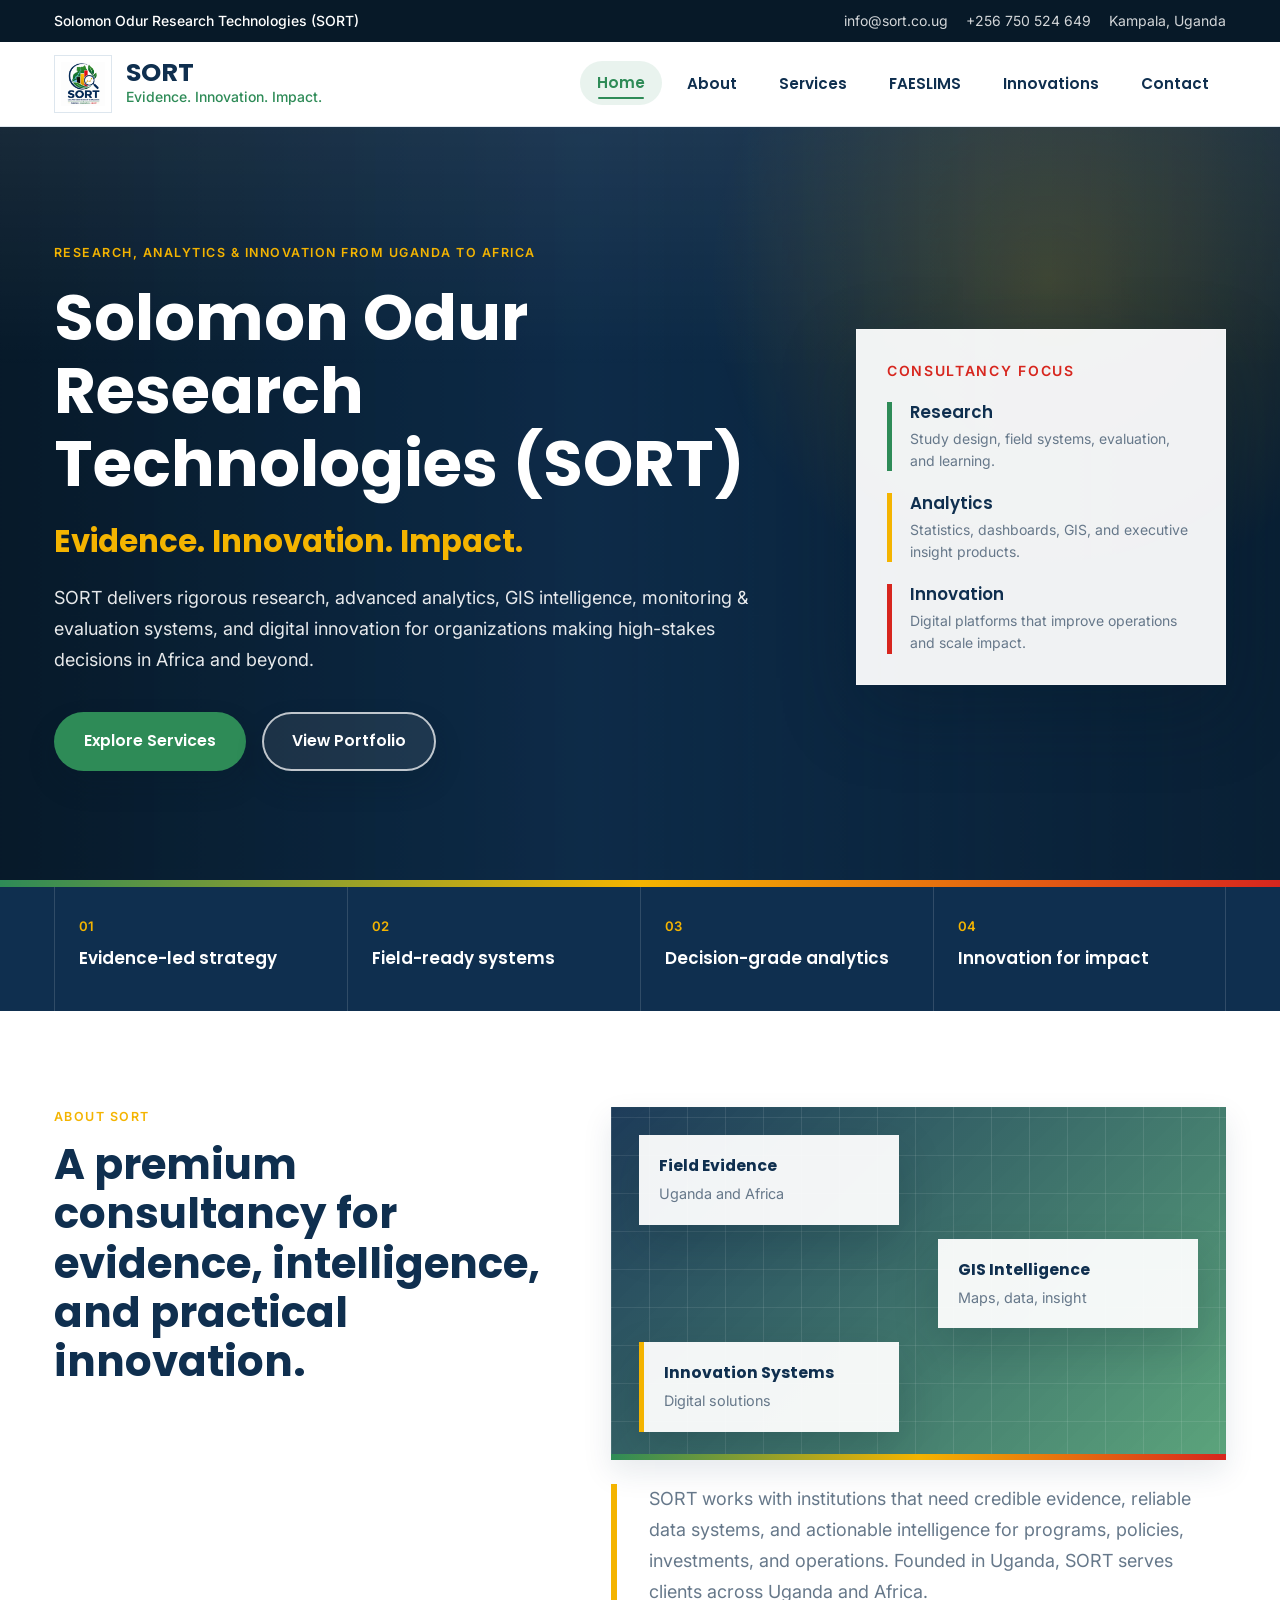
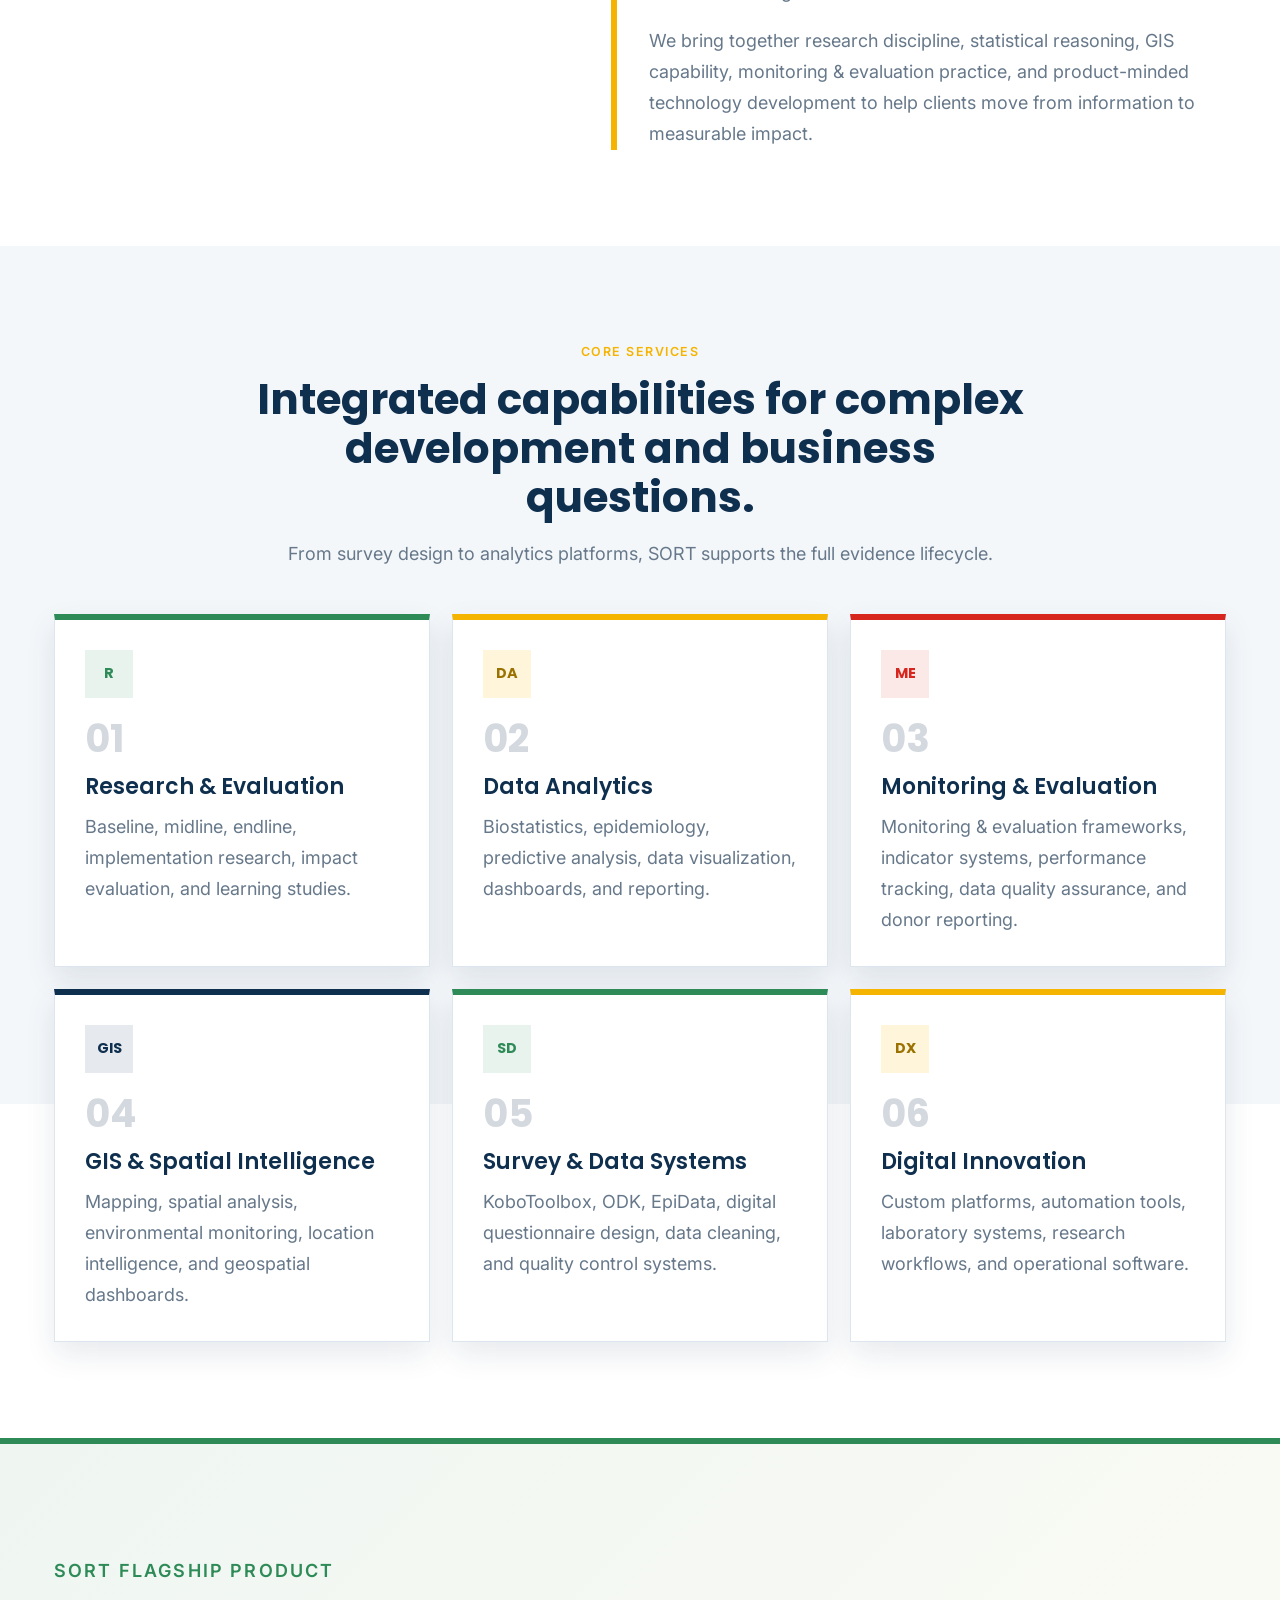
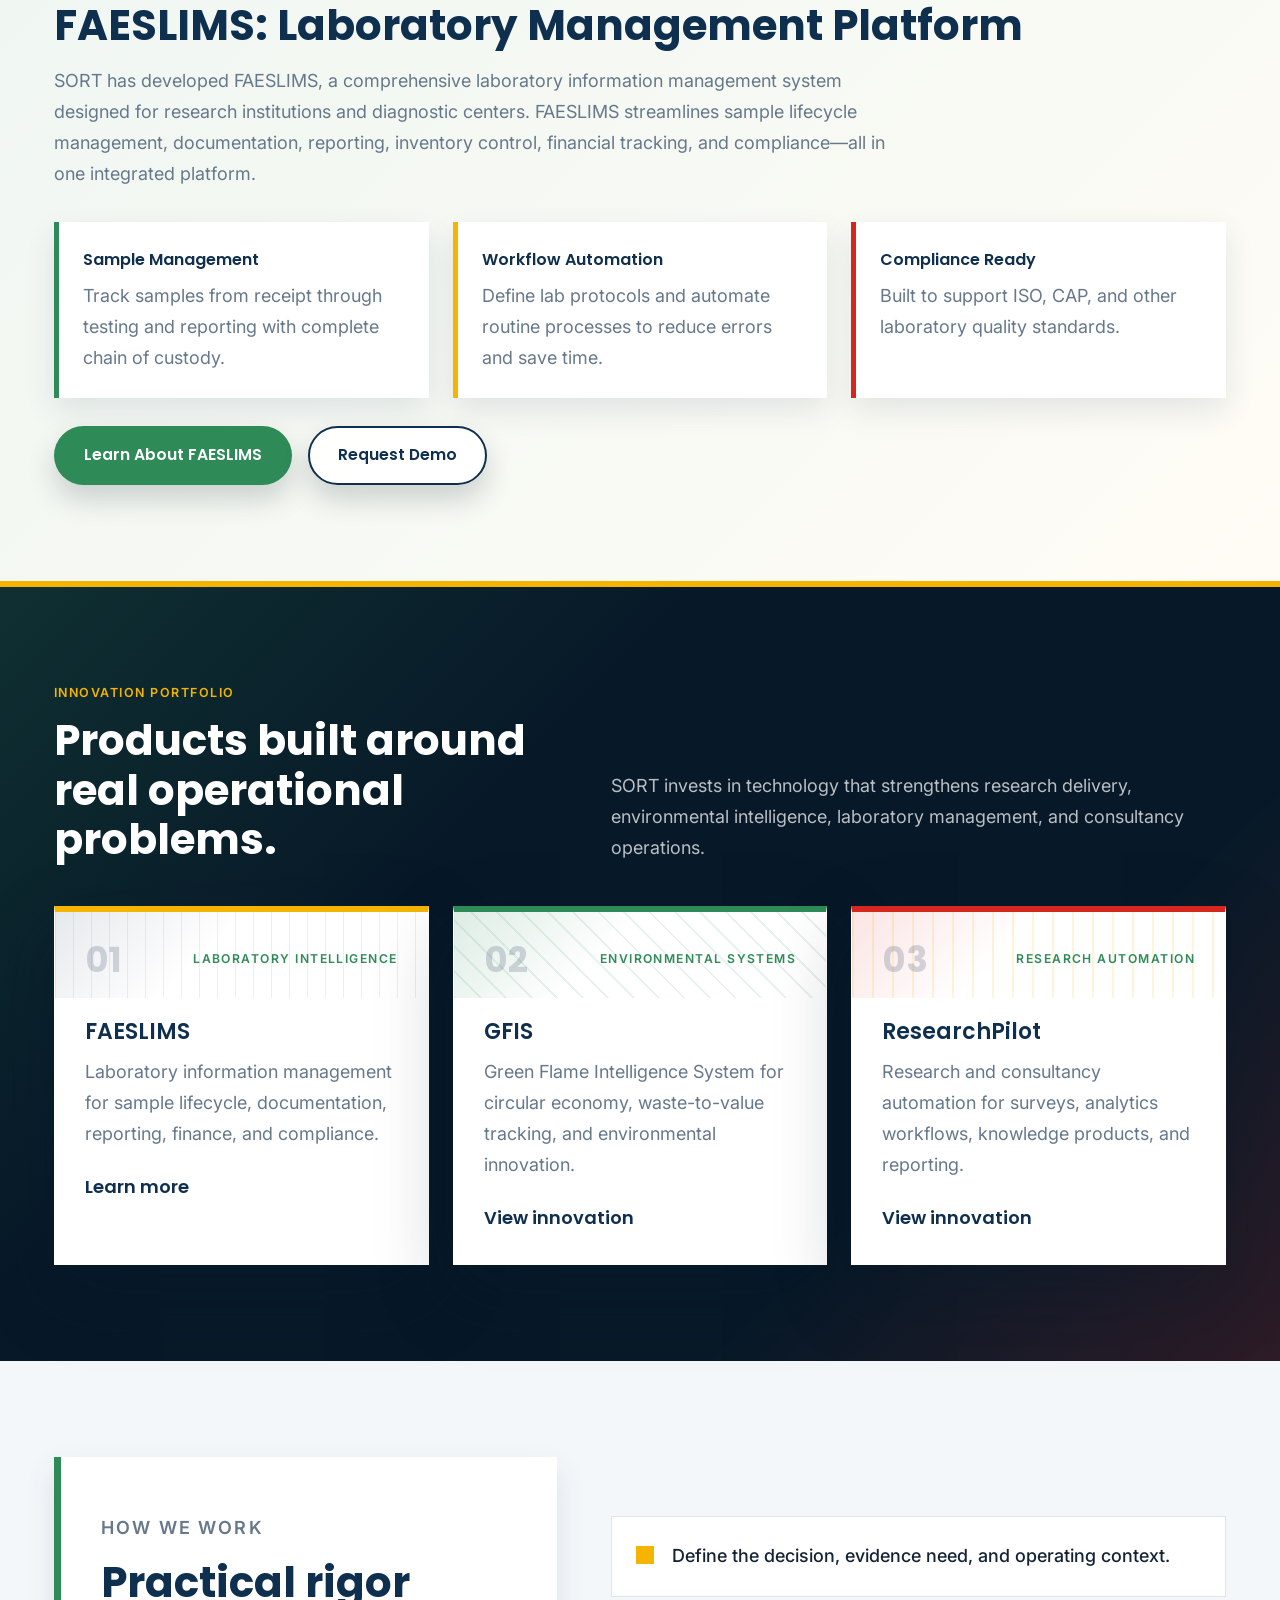
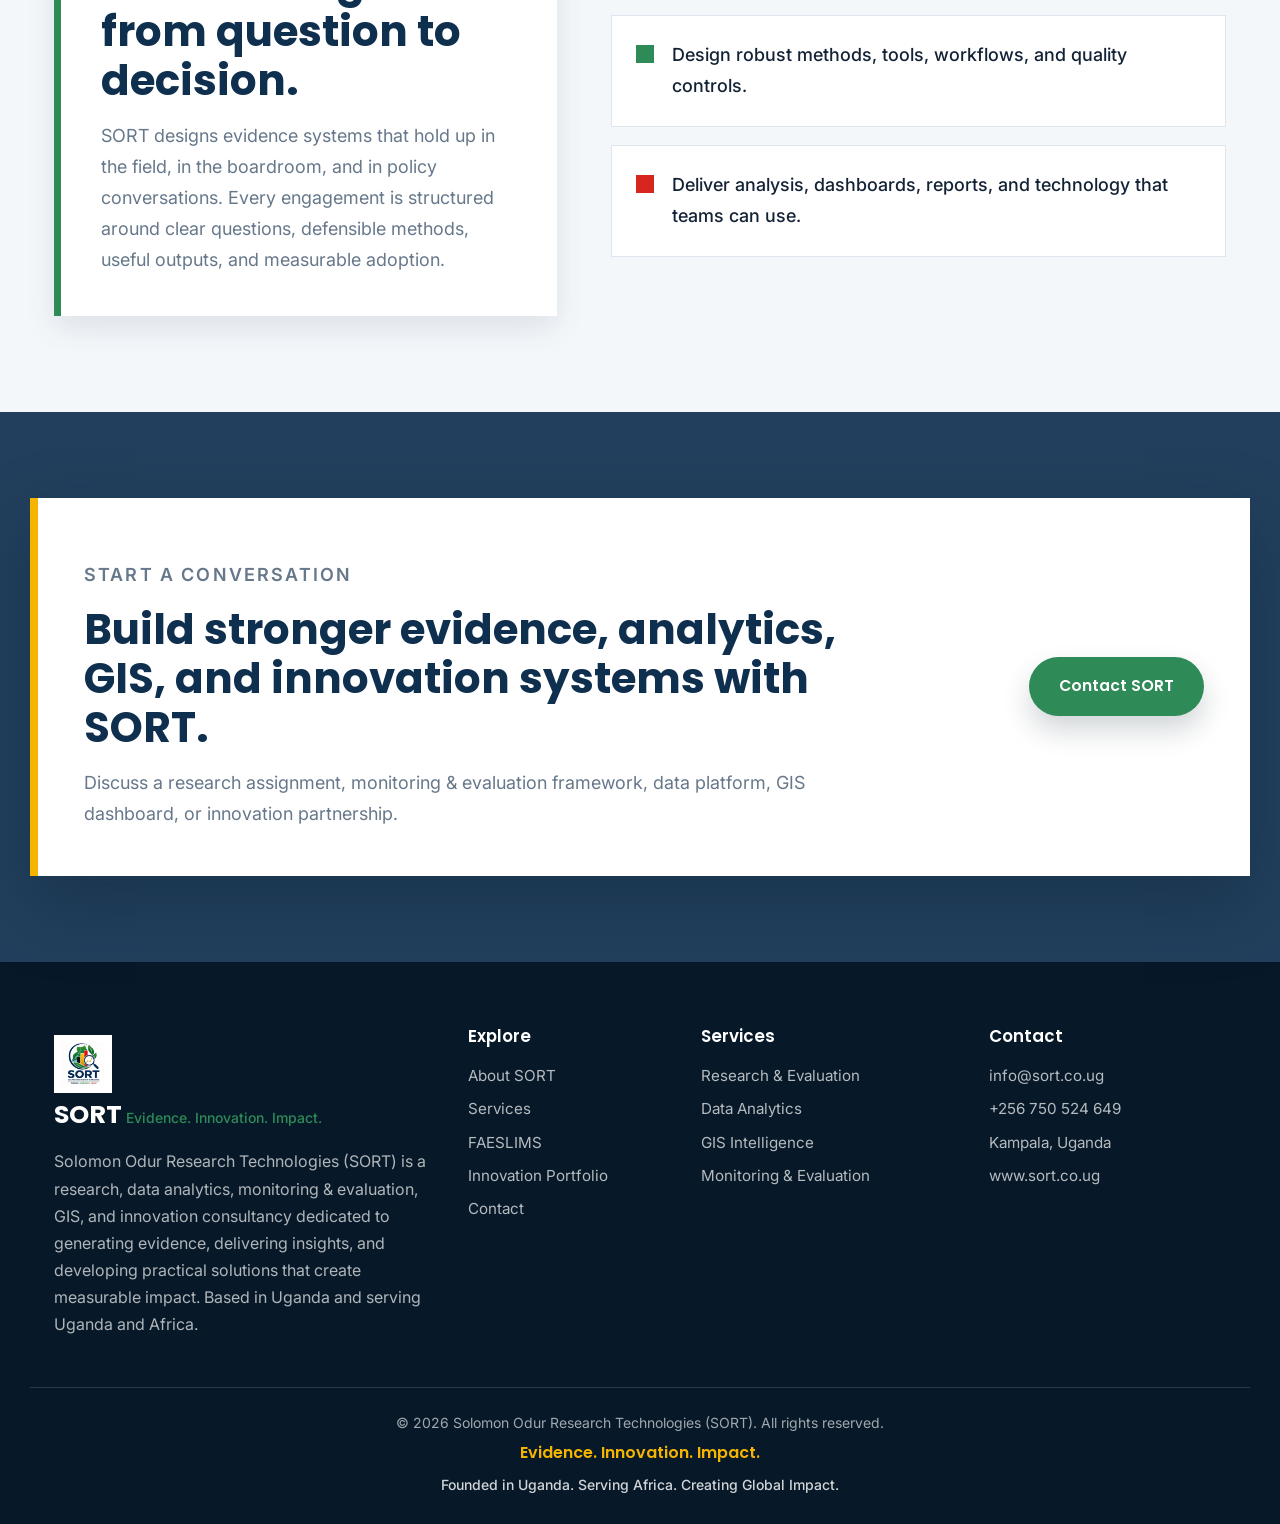
<file: index.html>
<!DOCTYPE html>
<html lang="en">
<head>
  <meta charset="UTF-8" />
  <meta name="viewport" content="width=device-width, initial-scale=1.0" />
  <meta name="description" content="Solomon Odur Research Technologies (SORT) is a research, data analytics, monitoring &amp; evaluation, GIS, and innovation consultancy dedicated to generating evidence, delivering insights, and developing practical solutions that create measurable impact. Founded in Uganda and serving Uganda and Africa." />
  <title>Solomon Odur Research Technologies (SORT) | Evidence. Innovation. Impact.</title>
  <link rel="preconnect" href="https://fonts.googleapis.com">
  <link rel="preconnect" href="https://fonts.gstatic.com" crossorigin>
  <link href="https://fonts.googleapis.com/css2?family=Inter:wght@300;400;500;600&family=Poppins:wght@400;500;600;700;800&display=swap" rel="stylesheet">
  <link rel="stylesheet" href="assets/css/style.css">
</head>
<body>
  <header class="site-header" data-header>
    <div class="top-bar">
      <div class="container top-bar__inner">
        <p>Solomon Odur Research Technologies (SORT)</p>
        <div class="top-bar__contact" aria-label="SORT contact information">
          <a href="mailto:info@sort.co.ug">info@sort.co.ug</a>
          <a href="tel:+256750524649">+256 750 524 649</a>
          <span>Kampala, Uganda</span>
        </div>
      </div>
    </div>

    <nav class="main-nav" aria-label="Primary navigation">
      <div class="container main-nav__inner">
        <a class="brand" href="index.html" aria-label="SORT homepage">
          <img src="assets/images/logo.png" alt="Solomon Odur Research Technologies (SORT) logo" class="brand__logo">
          <span class="brand__copy">
            <strong>SORT</strong>
            <small>Evidence. Innovation. Impact.</small>
          </span>
        </a>

        <button class="nav-toggle" type="button" aria-label="Open navigation menu" aria-expanded="false" aria-controls="primary-menu" data-nav-toggle>
          <span></span>
          <span></span>
          <span></span>
        </button>

        <div class="nav-menu" id="primary-menu" data-nav-menu>
          <a href="index.html" aria-current="page">Home</a>
          <a href="about.html">About</a>
          <a href="services.html">Services</a>
          <a href="faeslims.html">FAESLIMS</a>
          <a href="products.html">Innovations</a>
          <a href="contact.html">Contact</a>
        </div>
      </div>
    </nav>
  </header>

  <main>
    <section class="hero" aria-labelledby="hero-title">
      <div class="hero__overlay"></div>
      <div class="container hero__inner">
        <div class="hero__content">
          <p class="eyebrow">Research, Analytics &amp; Innovation from Uganda to Africa</p>
          <h1 id="hero-title">Solomon Odur Research Technologies (SORT)</h1>
          <p class="hero__slogan">Evidence. Innovation. Impact.</p>
          <p class="hero__text">
            SORT delivers rigorous research, advanced analytics, GIS intelligence, monitoring &amp; evaluation systems,
            and digital innovation for organizations making high-stakes decisions in Africa and beyond.
          </p>
          <div class="hero__actions">
            <a class="btn btn--primary" href="services.html">Explore Services</a>
            <a class="btn btn--secondary" href="products.html">View Portfolio</a>
          </div>
        </div>

        <aside class="hero-card" aria-label="SORT consultancy focus">
          <span class="hero-card__label">Consultancy Focus</span>
          <div>
            <strong>Research</strong>
            <p>Study design, field systems, evaluation, and learning.</p>
          </div>
          <div>
            <strong>Analytics</strong>
            <p>Statistics, dashboards, GIS, and executive insight products.</p>
          </div>
          <div>
            <strong>Innovation</strong>
            <p>Digital platforms that improve operations and scale impact.</p>
          </div>
        </aside>
      </div>
    </section>

    <section class="trust-strip" aria-label="SORT delivery strengths">
      <div class="container trust-strip__grid">
        <div>
          <span>01</span>
          <strong>Evidence-led strategy</strong>
        </div>
        <div>
          <span>02</span>
          <strong>Field-ready systems</strong>
        </div>
        <div>
          <span>03</span>
          <strong>Decision-grade analytics</strong>
        </div>
        <div>
          <span>04</span>
          <strong>Innovation for impact</strong>
        </div>
      </div>
    </section>

    <section class="section about-section" id="about" aria-labelledby="about-title">
      <div class="container about-grid">
        <div class="section-intro">
          <p class="section-kicker">About SORT</p>
          <h2 id="about-title">A premium consultancy for evidence, intelligence, and practical innovation.</h2>
        </div>
        <div class="about-media-grid">
          <div class="about-visual" aria-label="Research, analytics, and innovation visual">
            <div class="about-visual__map"></div>
            <div class="about-visual__card about-visual__card--field">
              <strong>Field Evidence</strong>
              <span>Uganda and Africa</span>
            </div>
            <div class="about-visual__card about-visual__card--gis">
              <strong>GIS Intelligence</strong>
              <span>Maps, data, insight</span>
            </div>
            <div class="about-visual__card about-visual__card--innovation">
              <strong>Innovation Systems</strong>
              <span>Digital solutions</span>
            </div>
          </div>
          <div class="about-copy">
            <p>
              SORT works with institutions that need credible evidence, reliable data systems, and actionable intelligence
              for programs, policies, investments, and operations. Founded in Uganda, SORT serves clients across Uganda and Africa.
            </p>
            <p>
              We bring together research discipline, statistical reasoning, GIS capability, monitoring &amp; evaluation
              practice, and product-minded technology development to help clients move from information to measurable impact.
            </p>
          </div>
        </div>
      </div>
    </section>

    <section class="section services-section" id="services" aria-labelledby="services-title">
      <div class="container">
        <div class="section-heading">
          <p class="section-kicker">Core Services</p>
          <h2 id="services-title">Integrated capabilities for complex development and business questions.</h2>
          <p>From survey design to analytics platforms, SORT supports the full evidence lifecycle.</p>
        </div>

        <div class="services-grid">
          <article class="service-card service-card--green">
            <span>01</span>
            <h3>Research & Evaluation</h3>
            <p>Baseline, midline, endline, implementation research, impact evaluation, and learning studies.</p>
          </article>
          <article class="service-card service-card--gold">
            <span>02</span>
            <h3>Data Analytics</h3>
            <p>Biostatistics, epidemiology, predictive analysis, data visualization, dashboards, and reporting.</p>
          </article>
          <article class="service-card service-card--red">
            <span>03</span>
            <h3>Monitoring & Evaluation</h3>
            <p>Monitoring &amp; evaluation frameworks, indicator systems, performance tracking, data quality assurance, and donor reporting.</p>
          </article>
          <article class="service-card service-card--navy">
            <span>04</span>
            <h3>GIS & Spatial Intelligence</h3>
            <p>Mapping, spatial analysis, environmental monitoring, location intelligence, and geospatial dashboards.</p>
          </article>
          <article class="service-card service-card--green">
            <span>05</span>
            <h3>Survey & Data Systems</h3>
            <p>KoboToolbox, ODK, EpiData, digital questionnaire design, data cleaning, and quality control systems.</p>
          </article>
          <article class="service-card service-card--gold">
            <span>06</span>
            <h3>Digital Innovation</h3>
            <p>Custom platforms, automation tools, laboratory systems, research workflows, and operational software.</p>
          </article>
        </div>
      </div>
    </section>

    <section class="section faeslims-spotlight" aria-labelledby="faeslims-title">
      <div class="container faeslims-spotlight__inner">
        <div class="faeslims-spotlight__content">
          <p class="section-kicker" style="color: #2E8B57;">SORT Flagship Product</p>
          <h2 id="faeslims-title">FAESLIMS: Laboratory Management Platform</h2>
          <p>SORT has developed FAESLIMS, a comprehensive laboratory information management system designed for research institutions and diagnostic centers. FAESLIMS streamlines sample lifecycle management, documentation, reporting, inventory control, financial tracking, and compliance—all in one integrated platform.</p>
          <div class="faeslims-spotlight__features">
            <div>
              <strong>Sample Management</strong>
              <p>Track samples from receipt through testing and reporting with complete chain of custody.</p>
            </div>
            <div>
              <strong>Workflow Automation</strong>
              <p>Define lab protocols and automate routine processes to reduce errors and save time.</p>
            </div>
            <div>
              <strong>Compliance Ready</strong>
              <p>Built to support ISO, CAP, and other laboratory quality standards.</p>
            </div>
          </div>
          <div class="hero__actions" style="margin-top: 28px;">
            <a class="btn btn--primary" href="faeslims.html">Learn About FAESLIMS</a>
            <a class="btn btn--secondary" href="contact.html#contact-form">Request Demo</a>
          </div>
        </div>
      </div>
    </section>

    <section class="section portfolio-section" id="portfolio" aria-labelledby="portfolio-title">
      <div class="container">
        <div class="portfolio-header">
          <div>
            <p class="section-kicker">Innovation Portfolio</p>
            <h2 id="portfolio-title">Products built around real operational problems.</h2>
          </div>
          <p>
            SORT invests in technology that strengthens research delivery, environmental intelligence,
            laboratory management, and consultancy operations.
          </p>
        </div>

        <div class="portfolio-grid">
          <article class="portfolio-card">
            <div class="portfolio-card__top">
              <span>01</span>
              <strong>Laboratory Intelligence</strong>
            </div>
            <h3>FAESLIMS</h3>
            <p>Laboratory information management for sample lifecycle, documentation, reporting, finance, and compliance.</p>
            <a href="faeslims.html">Learn more</a>
          </article>
          <article class="portfolio-card">
            <div class="portfolio-card__top">
              <span>02</span>
              <strong>Environmental Systems</strong>
            </div>
            <h3>GFIS</h3>
            <p>Green Flame Intelligence System for circular economy, waste-to-value tracking, and environmental innovation.</p>
            <a href="products.html">View innovation</a>
          </article>
          <article class="portfolio-card">
            <div class="portfolio-card__top">
              <span>03</span>
              <strong>Research Automation</strong>
            </div>
            <h3>ResearchPilot</h3>
            <p>Research and consultancy automation for surveys, analytics workflows, knowledge products, and reporting.</p>
            <a href="products.html">View innovation</a>
          </article>
        </div>
      </div>
    </section>

    <section class="section insight-section" aria-labelledby="insight-title">
      <div class="container insight-grid">
        <div class="insight-panel">
          <p class="section-kicker">How We Work</p>
          <h2 id="insight-title">Practical rigor from question to decision.</h2>
          <p>
            SORT designs evidence systems that hold up in the field, in the boardroom, and in policy conversations.
            Every engagement is structured around clear questions, defensible methods, useful outputs, and measurable adoption.
          </p>
        </div>
        <div class="process-list">
          <div>
            <span></span>
            <p>Define the decision, evidence need, and operating context.</p>
          </div>
          <div>
            <span></span>
            <p>Design robust methods, tools, workflows, and quality controls.</p>
          </div>
          <div>
            <span></span>
            <p>Deliver analysis, dashboards, reports, and technology that teams can use.</p>
          </div>
        </div>
      </div>
    </section>

    <section class="cta-section" aria-labelledby="cta-title">
      <div class="container cta-panel">
        <div>
          <p class="section-kicker">Start a Conversation</p>
          <h2 id="cta-title">Build stronger evidence, analytics, GIS, and innovation systems with SORT.</h2>
          <p>Discuss a research assignment, monitoring &amp; evaluation framework, data platform, GIS dashboard, or innovation partnership.</p>
        </div>
        <a class="btn btn--primary" href="contact.html">Contact SORT</a>
      </div>
    </section>
  </main>

  <footer class="site-footer">
    <div class="container footer-grid">
      <div class="footer-about">
        <a class="brand brand--footer" href="index.html" aria-label="SORT homepage">
          <img src="assets/images/logo.png" alt="Solomon Odur Research Technologies (SORT) logo" class="brand__logo">
          <span class="brand__copy">
            <strong>SORT</strong>
            <small>Evidence. Innovation. Impact.</small>
          </span>
        </a>
        <p>Solomon Odur Research Technologies (SORT) is a research, data analytics, monitoring &amp; evaluation, GIS, and innovation consultancy dedicated to generating evidence, delivering insights, and developing practical solutions that create measurable impact. Based in Uganda and serving Uganda and Africa.</p>
          </div>

      <div>
        <h3>Explore</h3>
        <a href="about.html">About SORT</a>
        <a href="services.html">Services</a>
        <a href="faeslims.html">FAESLIMS</a>
        <a href="products.html">Innovation Portfolio</a>
        <a href="contact.html">Contact</a>
      </div>

      <div>
        <h3>Services</h3>
        <span>Research & Evaluation</span>
        <span>Data Analytics</span>
        <span>GIS Intelligence</span>
        <span>Monitoring & Evaluation</span>
      </div>

      <div>
        <h3>Contact</h3>
        <a href="mailto:info@sort.co.ug">info@sort.co.ug</a>
        <a href="tel:+256750524649">+256 750 524 649</a>
        <span>Kampala, Uganda</span>
        <span>www.sort.co.ug</span>
      </div>
    </div>
      <div class="container footer-bottom">
        <p class="copyright-line">&copy; 2026 Solomon Odur Research Technologies (SORT). All rights reserved.</p>
        <p>Evidence. Innovation. Impact.</p>
        <p>Founded in Uganda. Serving Africa. Creating Global Impact.</p>
    </div>
  </footer>

  <script src="assets/js/main.js" defer></script>
</body>
</html>
</file>
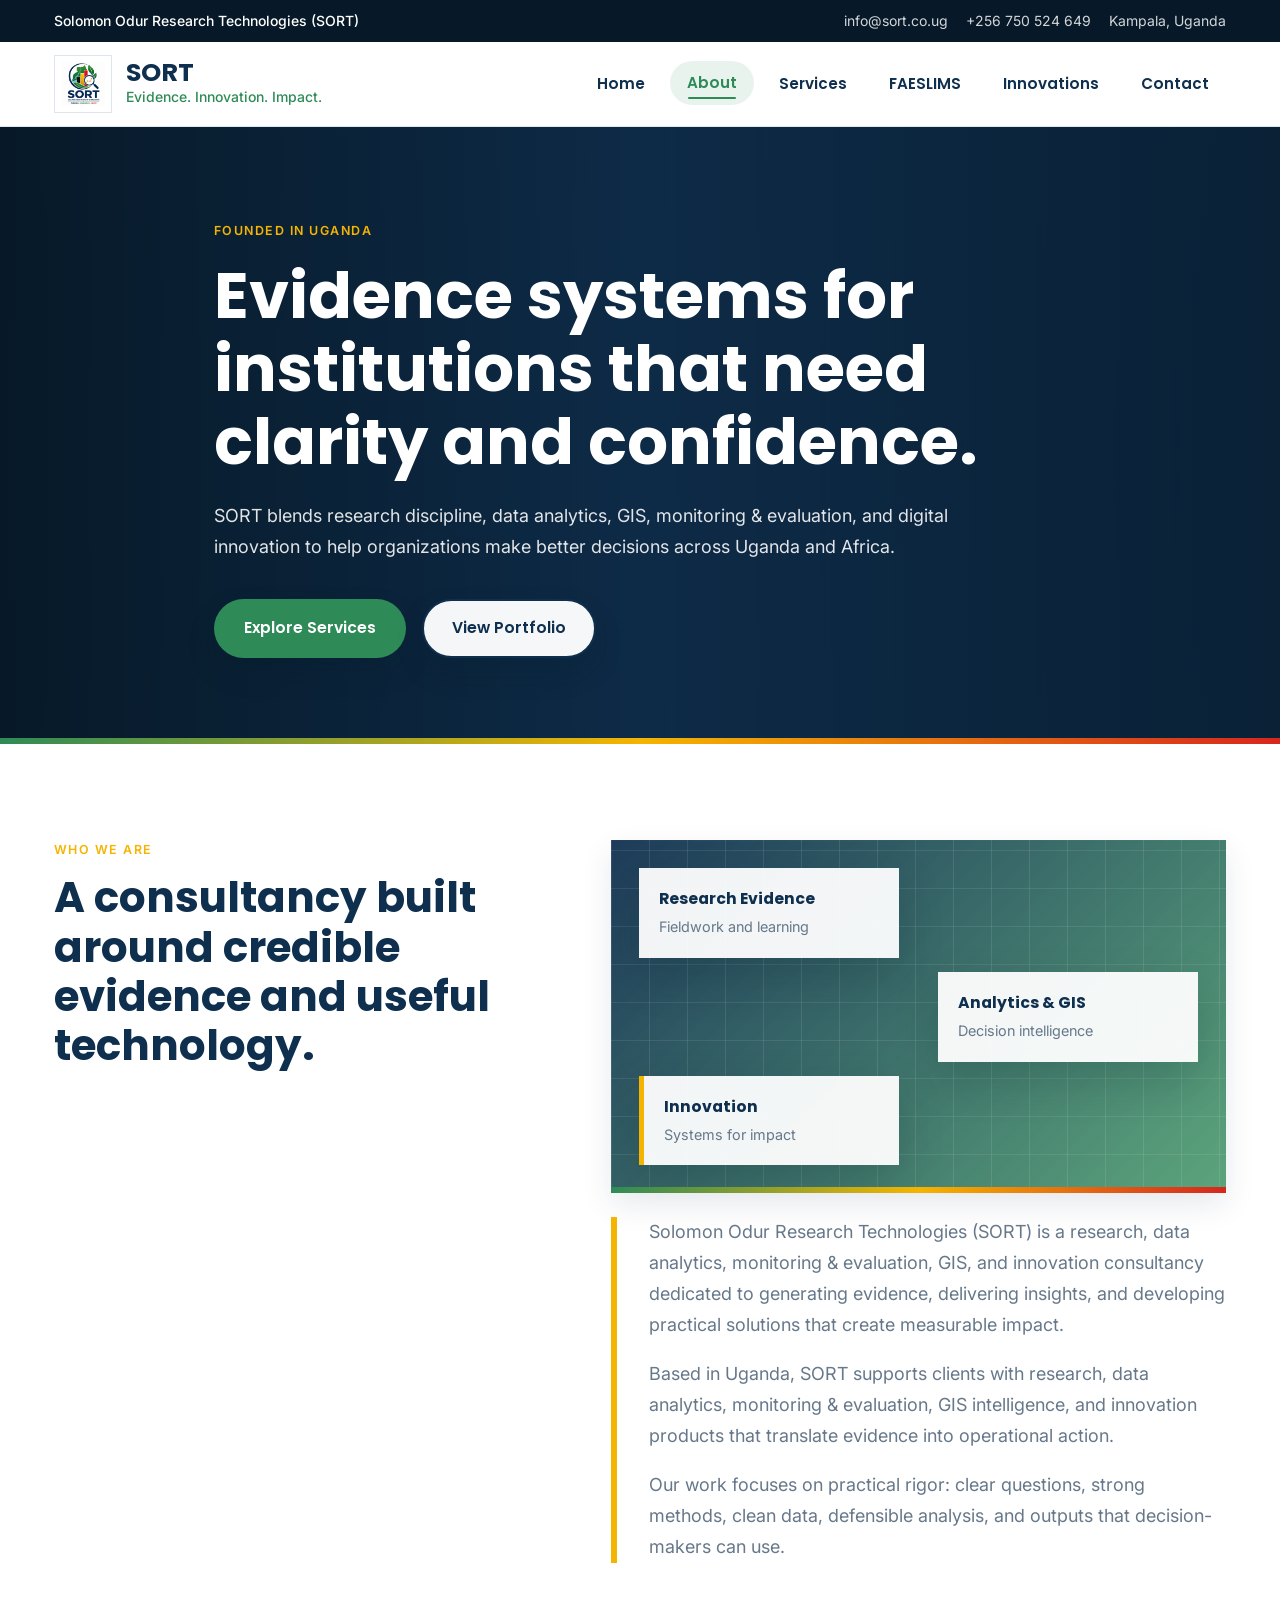
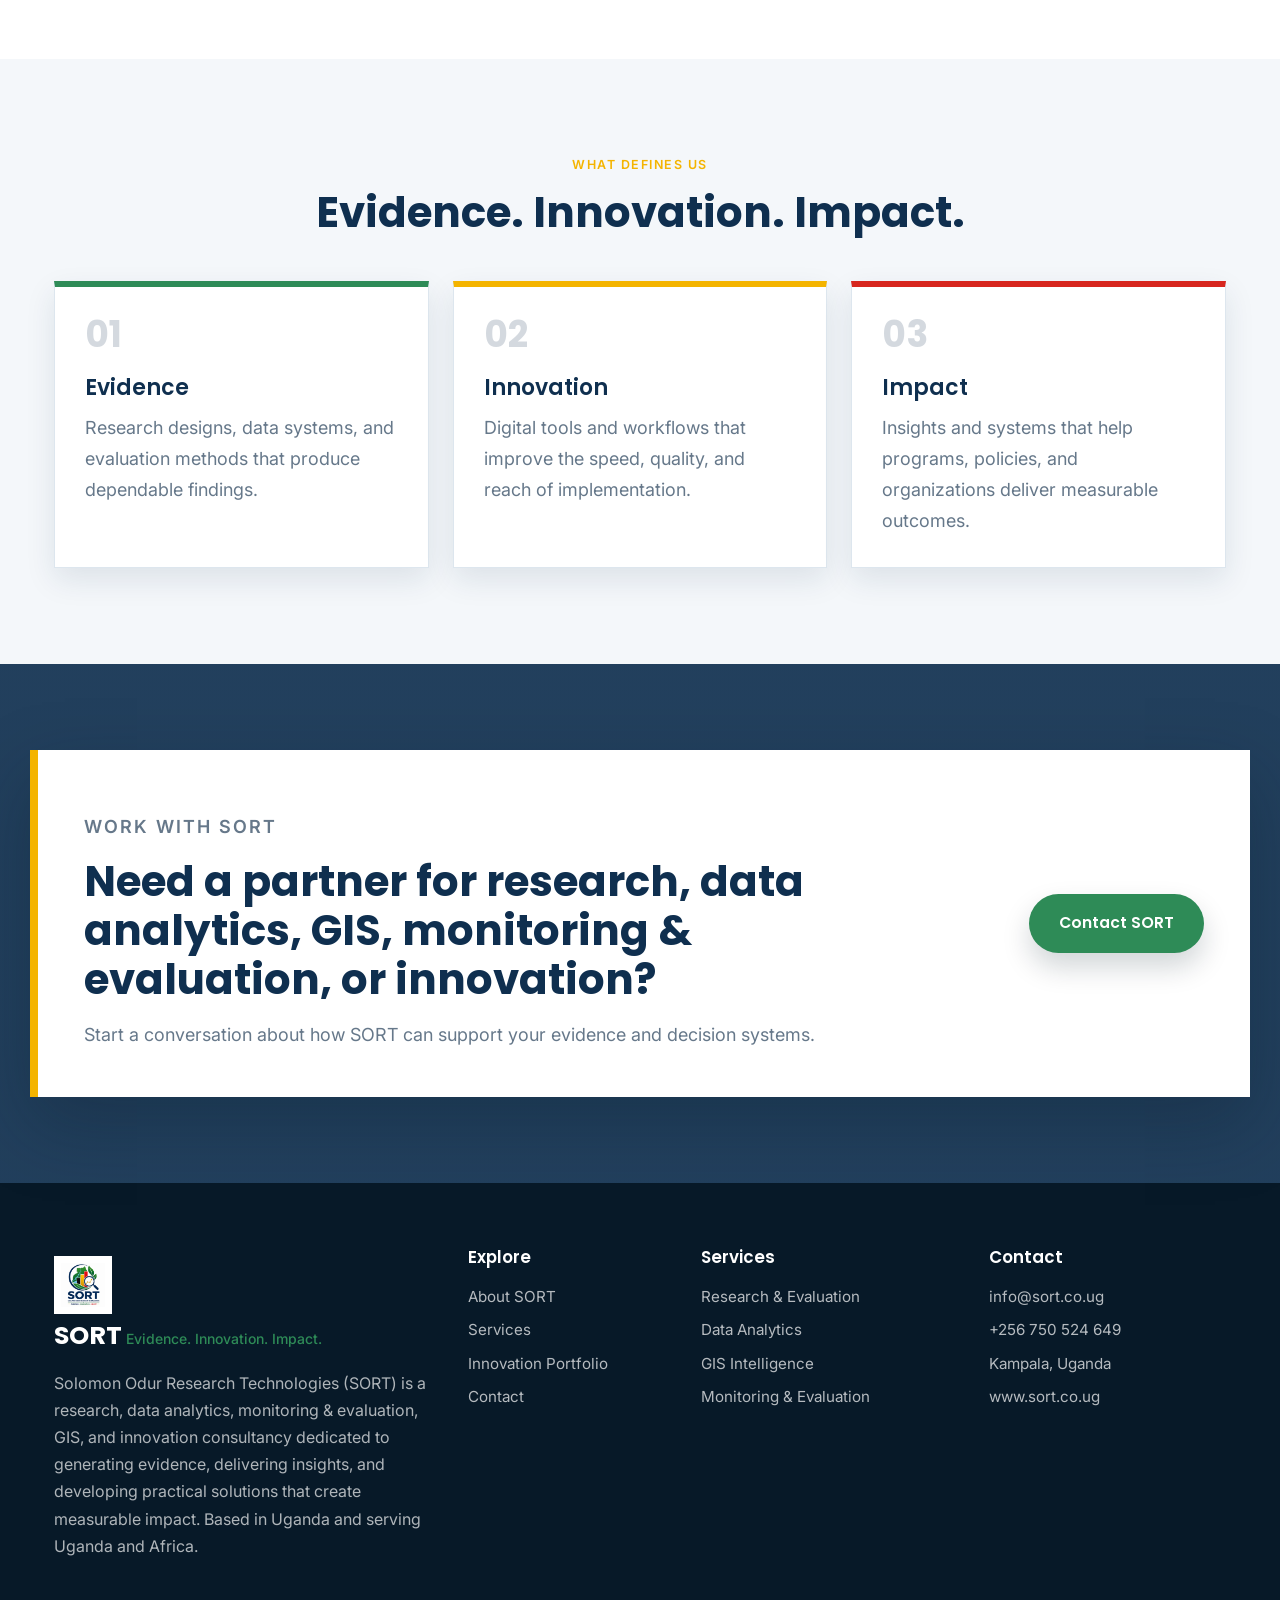
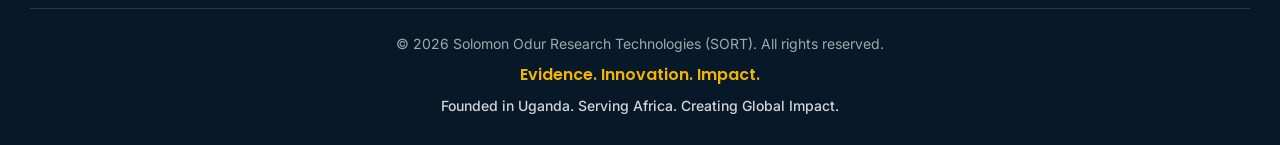
<file: about.html>
<!DOCTYPE html>
<html lang="en">
<head>
  <meta charset="UTF-8" />
  <meta name="viewport" content="width=device-width, initial-scale=1.0" />
  <meta name="description" content="Solomon Odur Research Technologies (SORT) is a research, data analytics, monitoring &amp; evaluation, GIS, and innovation consultancy dedicated to generating evidence, delivering insights, and developing practical solutions that create measurable impact. Founded in Uganda and serving Uganda and Africa." />
  <title>About Solomon Odur Research Technologies (SORT) | Evidence. Innovation. Impact.</title>
  <link rel="preconnect" href="https://fonts.googleapis.com">
  <link rel="preconnect" href="https://fonts.gstatic.com" crossorigin>
  <link href="https://fonts.googleapis.com/css2?family=Inter:wght@300;400;500;600&family=Poppins:wght@400;500;600;700;800&display=swap" rel="stylesheet">
  <link rel="stylesheet" href="assets/css/style.css">
</head>
<body>
  <header class="site-header" data-header>
    <div class="top-bar">
      <div class="container top-bar__inner">
        <p>Solomon Odur Research Technologies (SORT)</p>
        <div class="top-bar__contact" aria-label="SORT contact information">
          <a href="mailto:info@sort.co.ug">info@sort.co.ug</a>
          <a href="tel:+256750524649">+256 750 524 649</a>
          <span>Kampala, Uganda</span>
        </div>
      </div>
    </div>

    <nav class="main-nav" aria-label="Primary navigation">
      <div class="container main-nav__inner">
        <a class="brand" href="index.html" aria-label="SORT homepage">
          <img src="assets/images/logo.png" alt="Solomon Odur Research Technologies (SORT) logo" class="brand__logo">
          <span class="brand__copy">
            <strong>SORT</strong>
            <small>Evidence. Innovation. Impact.</small>
          </span>
        </a>

        <button class="nav-toggle" type="button" aria-label="Open navigation menu" aria-expanded="false" aria-controls="primary-menu" data-nav-toggle>
          <span></span>
          <span></span>
          <span></span>
        </button>

        <div class="nav-menu" id="primary-menu" data-nav-menu>
          <a href="index.html">Home</a>
          <a href="about.html" aria-current="page">About</a>
          <a href="services.html">Services</a>
          <a href="faeslims.html">FAESLIMS</a>
          <a href="products.html">Innovations</a>
          <a href="contact.html">Contact</a>
        </div>
      </div>
    </nav>
  </header>

  <main>
    <section class="page-hero page-hero--about" aria-labelledby="page-title">
      <div class="container page-hero__inner">
        <p class="eyebrow">Founded in Uganda</p>
        <h1 id="page-title">Evidence systems for institutions that need clarity and confidence.</h1>
        <p>SORT blends research discipline, data analytics, GIS, monitoring &amp; evaluation, and digital innovation to help organizations make better decisions across Uganda and Africa.</p>
        <div class="hero__actions">
          <a class="btn btn--primary" href="services.html">Explore Services</a>
          <a class="btn btn--secondary" href="products.html">View Portfolio</a>
        </div>
      </div>
    </section>

    <section class="section page-section">
      <div class="container about-grid">
        <div class="section-intro">
          <p class="section-kicker">Who We Are</p>
          <h2>A consultancy built around credible evidence and useful technology.</h2>
        </div>
        <div class="about-media-grid">
          <div class="about-visual" aria-label="Research, analytics, and innovation visual">
            <div class="about-visual__map"></div>
            <div class="about-visual__card about-visual__card--field">
              <strong>Research Evidence</strong>
              <span>Fieldwork and learning</span>
            </div>
            <div class="about-visual__card about-visual__card--gis">
              <strong>Analytics &amp; GIS</strong>
              <span>Decision intelligence</span>
            </div>
            <div class="about-visual__card about-visual__card--innovation">
              <strong>Innovation</strong>
              <span>Systems for impact</span>
            </div>
          </div>
          <div class="about-copy">
            <p>Solomon Odur Research Technologies (SORT) is a research, data analytics, monitoring &amp; evaluation, GIS, and innovation consultancy dedicated to generating evidence, delivering insights, and developing practical solutions that create measurable impact.</p>
            <p>Based in Uganda, SORT supports clients with research, data analytics, monitoring &amp; evaluation, GIS intelligence, and innovation products that translate evidence into operational action.</p>
            <p>Our work focuses on practical rigor: clear questions, strong methods, clean data, defensible analysis, and outputs that decision-makers can use.</p>
          </div>
        </div>
      </div>
    </section>

    <section class="section page-section page-section--light">
      <div class="container">
        <div class="section-heading">
          <p class="section-kicker">What Defines Us</p>
          <h2>Evidence. Innovation. Impact.</h2>
        </div>
        <div class="page-card-grid">
          <article class="page-card">
            <span>01</span>
            <h3>Evidence</h3>
            <p>Research designs, data systems, and evaluation methods that produce dependable findings.</p>
          </article>
          <article class="page-card">
            <span>02</span>
            <h3>Innovation</h3>
            <p>Digital tools and workflows that improve the speed, quality, and reach of implementation.</p>
          </article>
          <article class="page-card">
            <span>03</span>
            <h3>Impact</h3>
            <p>Insights and systems that help programs, policies, and organizations deliver measurable outcomes.</p>
          </article>
        </div>
      </div>
    </section>

    <section class="cta-section" aria-labelledby="cta-title">
      <div class="container cta-panel">
        <div>
          <p class="section-kicker">Work With SORT</p>
          <h2 id="cta-title">Need a partner for research, data analytics, GIS, monitoring &amp; evaluation, or innovation?</h2>
          <p>Start a conversation about how SORT can support your evidence and decision systems.</p>
        </div>
        <a class="btn btn--primary" href="contact.html">Contact SORT</a>
      </div>
    </section>
  </main>

  <footer class="site-footer">
    <div class="container footer-grid">
      <div class="footer-about">
        <a class="brand brand--footer" href="index.html" aria-label="SORT homepage">
          <img src="assets/images/logo.png" alt="Solomon Odur Research Technologies (SORT) logo" class="brand__logo">
          <span class="brand__copy">
            <strong>SORT</strong>
            <small>Evidence. Innovation. Impact.</small>
          </span>
        </a>
        <p>Solomon Odur Research Technologies (SORT) is a research, data analytics, monitoring &amp; evaluation, GIS, and innovation consultancy dedicated to generating evidence, delivering insights, and developing practical solutions that create measurable impact. Based in Uganda and serving Uganda and Africa.</p>
      </div>
      <div>
        <h3>Explore</h3>
        <a href="about.html">About SORT</a>
        <a href="services.html">Services</a>
        <a href="products.html">Innovation Portfolio</a>
        <a href="contact.html">Contact</a>
      </div>
      <div>
        <h3>Services</h3>
        <span>Research & Evaluation</span>
        <span>Data Analytics</span>
        <span>GIS Intelligence</span>
        <span>Monitoring & Evaluation</span>
      </div>
      <div>
        <h3>Contact</h3>
        <a href="mailto:info@sort.co.ug">info@sort.co.ug</a>
        <a href="tel:+256750524649">+256 750 524 649</a>
        <span>Kampala, Uganda</span>
        <span>www.sort.co.ug</span>
      </div>
    </div>
    <div class="container footer-bottom">
      <p class="copyright-line">&copy; 2026 Solomon Odur Research Technologies (SORT). All rights reserved.</p>
      <p>Evidence. Innovation. Impact.</p>
      <p>Founded in Uganda. Serving Africa. Creating Global Impact.</p>
    </div>
  </footer>

  <script src="assets/js/main.js" defer></script>
</body>
</html>
</file>
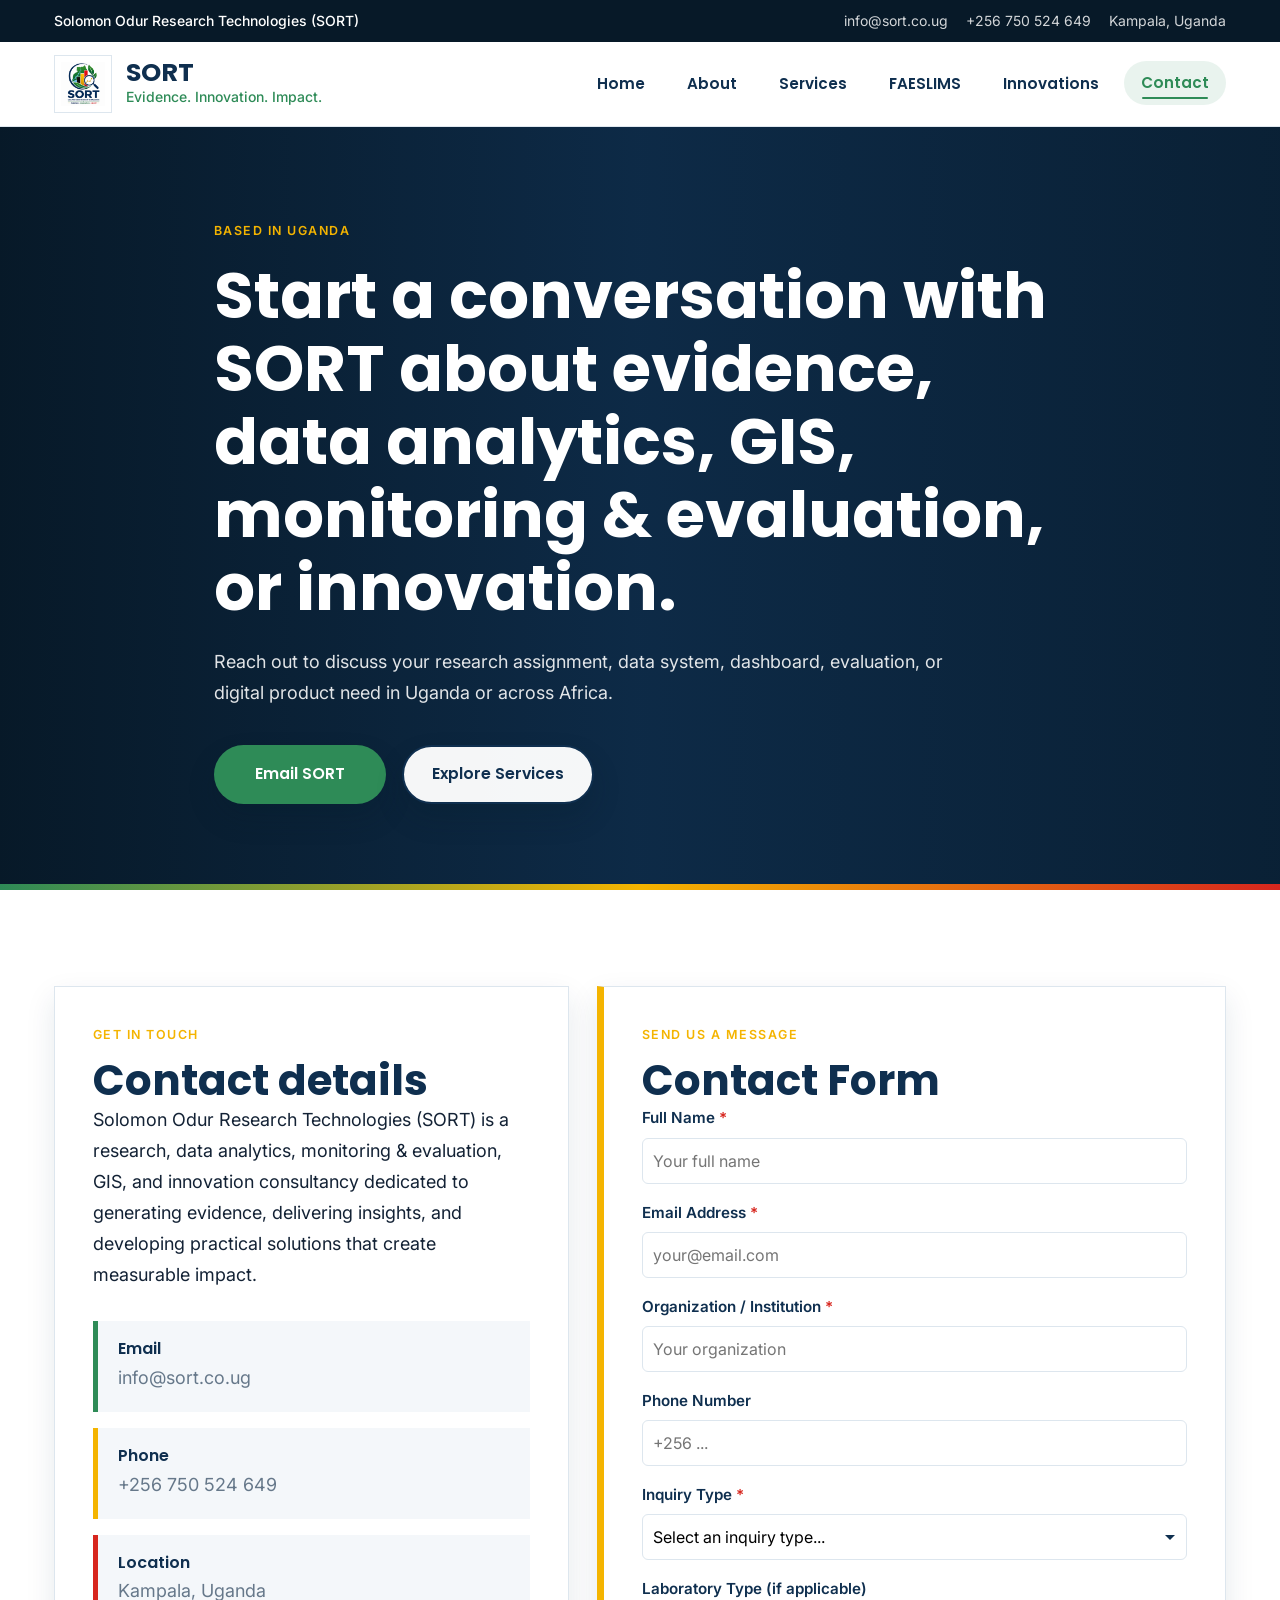
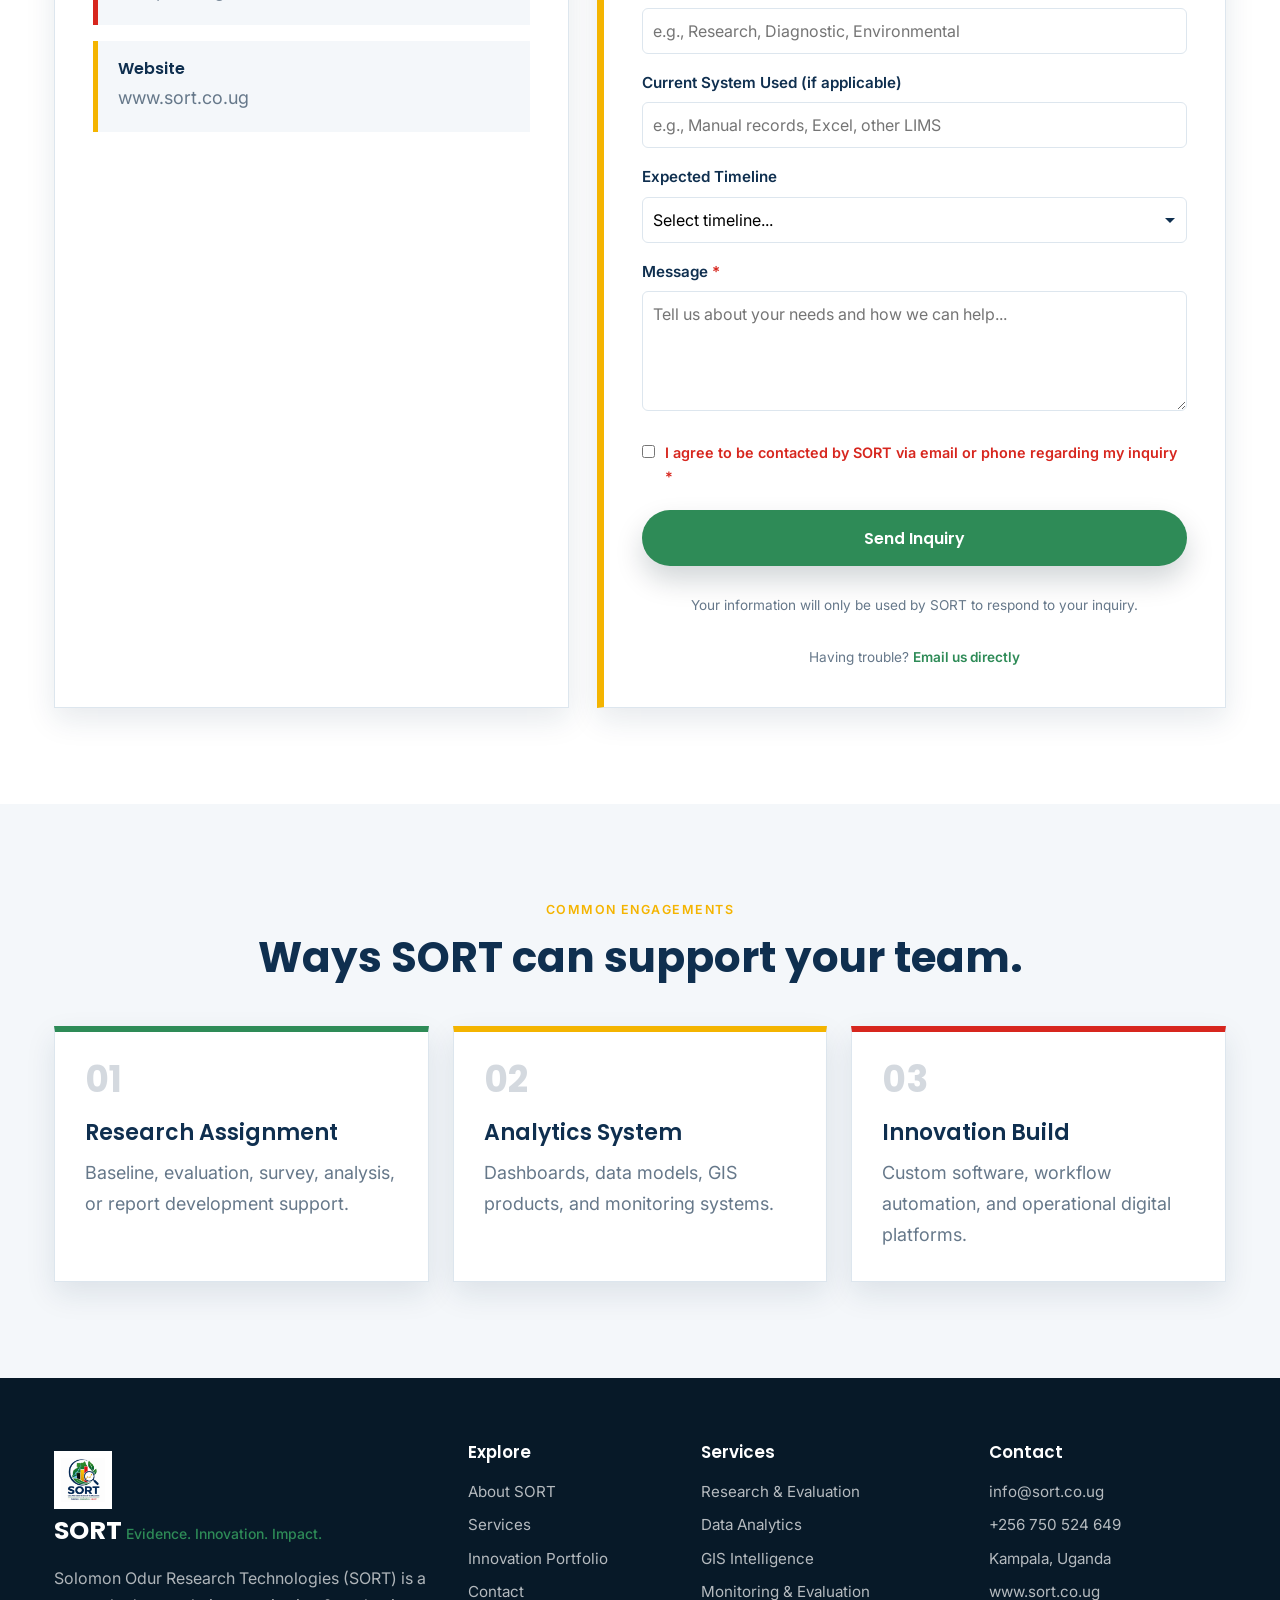
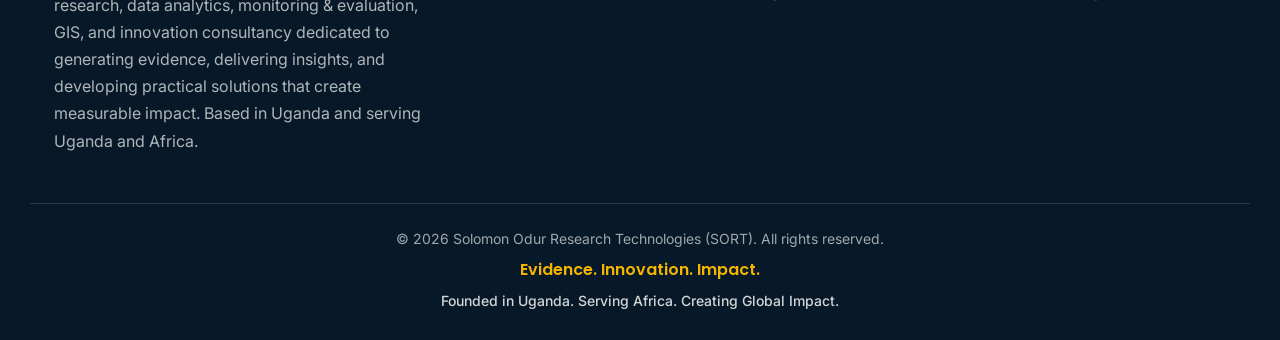
<file: contact.html>
<!DOCTYPE html>
<html lang="en">
<head>
  <meta charset="UTF-8" />
  <meta name="viewport" content="width=device-width, initial-scale=1.0" />
  <meta name="description" content="Solomon Odur Research Technologies (SORT) is a research, data analytics, monitoring &amp; evaluation, GIS, and innovation consultancy dedicated to generating evidence, delivering insights, and developing practical solutions that create measurable impact. Contact SORT in Uganda." />
  <title>Contact Solomon Odur Research Technologies (SORT) | Evidence. Innovation. Impact.</title>
  <link rel="preconnect" href="https://fonts.googleapis.com">
  <link rel="preconnect" href="https://fonts.gstatic.com" crossorigin>
  <link href="https://fonts.googleapis.com/css2?family=Inter:wght@300;400;500;600&family=Poppins:wght@400;500;600;700;800&display=swap" rel="stylesheet">
  <link rel="stylesheet" href="assets/css/style.css">
</head>
<body>
  <header class="site-header" data-header>
    <div class="top-bar">
      <div class="container top-bar__inner">
        <p>Solomon Odur Research Technologies (SORT)</p>
        <div class="top-bar__contact" aria-label="SORT contact information">
          <a href="mailto:info@sort.co.ug">info@sort.co.ug</a>
          <a href="tel:+256750524649">+256 750 524 649</a>
          <span>Kampala, Uganda</span>
        </div>
      </div>
    </div>

    <nav class="main-nav" aria-label="Primary navigation">
      <div class="container main-nav__inner">
        <a class="brand" href="index.html" aria-label="SORT homepage">
          <img src="assets/images/logo.png" alt="Solomon Odur Research Technologies (SORT) logo" class="brand__logo">
          <span class="brand__copy">
            <strong>SORT</strong>
            <small>Evidence. Innovation. Impact.</small>
          </span>
        </a>
        <button class="nav-toggle" type="button" aria-label="Open navigation menu" aria-expanded="false" aria-controls="primary-menu" data-nav-toggle>
          <span></span>
          <span></span>
          <span></span>
        </button>
        <div class="nav-menu" id="primary-menu" data-nav-menu>
          <a href="index.html">Home</a>
          <a href="about.html">About</a>
          <a href="services.html">Services</a>
          <a href="faeslims.html">FAESLIMS</a>
          <a href="products.html">Innovations</a>
          <a href="contact.html" aria-current="page">Contact</a>
        </div>
      </div>
    </nav>
  </header>

  <main>
    <section class="page-hero page-hero--contact" aria-labelledby="page-title">
      <div class="container page-hero__inner">
        <p class="eyebrow">Based in Uganda</p>
        <h1 id="page-title">Start a conversation with SORT about evidence, data analytics, GIS, monitoring &amp; evaluation, or innovation.</h1>
        <p>Reach out to discuss your research assignment, data system, dashboard, evaluation, or digital product need in Uganda or across Africa.</p>
        <div class="hero__actions">
          <a class="btn btn--primary" href="mailto:info@sort.co.ug">Email SORT</a>
          <a class="btn btn--secondary" href="services.html">Explore Services</a>
        </div>
      </div>
    </section>

    <section class="section page-section">
      <div class="container contact-grid">
        <div class="contact-panel">
          <p class="section-kicker">Get in Touch</p>
          <h2>Contact details</h2>
          <p>Solomon Odur Research Technologies (SORT) is a research, data analytics, monitoring &amp; evaluation, GIS, and innovation consultancy dedicated to generating evidence, delivering insights, and developing practical solutions that create measurable impact.</p>
          <div class="contact-list">
            <a href="mailto:info@sort.co.ug">
              <strong>Email</strong>
              <span>info@sort.co.ug</span>
            </a>
            <a href="tel:+256750524649">
              <strong>Phone</strong>
              <span>+256 750 524 649</span>
            </a>
            <div>
              <strong>Location</strong>
              <span>Kampala, Uganda</span>
            </div>
            <div>
              <strong>Website</strong>
              <span>www.sort.co.ug</span>
            </div>
          </div>
        </div>

        <div class="contact-panel contact-panel--accent">
          <p class="section-kicker">Send us a message</p>
          <h2>Contact Form</h2>
          <form id="contact-form" action="https://formspree.io/f/mzdqgpvp" method="POST" class="contact-form">
            <input type="hidden" name="_subject" value="SORT Website Inquiry">
            <input type="hidden" name="_next" value="https://www.sort.co.ug/thank-you.html">
            <input type="text" name="_honeypot" style="display:none;">

            <fieldset style="border: none; padding: 0; margin: 0;">
              <div style="margin-bottom: 16px;">
                <label for="full_name" style="display: block; font-weight: 600; color: #0F2F4F; margin-bottom: 6px; font-size: 0.95rem;">Full Name <span style="color: #D7261E;">*</span></label>
                <input type="text" id="full_name" name="full_name" placeholder="Your full name" required style="width: 100%; padding: 10px; border: 1px solid #DDE6EE; border-radius: 6px; font-family: inherit; font-size: 1rem;">
              </div>

              <div style="margin-bottom: 16px;">
                <label for="email" style="display: block; font-weight: 600; color: #0F2F4F; margin-bottom: 6px; font-size: 0.95rem;">Email Address <span style="color: #D7261E;">*</span></label>
                <input type="email" id="email" name="email" placeholder="your@email.com" required style="width: 100%; padding: 10px; border: 1px solid #DDE6EE; border-radius: 6px; font-family: inherit; font-size: 1rem;">
              </div>

              <div style="margin-bottom: 16px;">
                <label for="organization" style="display: block; font-weight: 600; color: #0F2F4F; margin-bottom: 6px; font-size: 0.95rem;">Organization / Institution <span style="color: #D7261E;">*</span></label>
                <input type="text" id="organization" name="organization" placeholder="Your organization" required style="width: 100%; padding: 10px; border: 1px solid #DDE6EE; border-radius: 6px; font-family: inherit; font-size: 1rem;">
              </div>

              <div style="margin-bottom: 16px;">
                <label for="phone" style="display: block; font-weight: 600; color: #0F2F4F; margin-bottom: 6px; font-size: 0.95rem;">Phone Number</label>
                <input type="tel" id="phone" name="phone" placeholder="+256 ..." style="width: 100%; padding: 10px; border: 1px solid #DDE6EE; border-radius: 6px; font-family: inherit; font-size: 1rem;">
              </div>

              <div style="margin-bottom: 16px;">
                <label for="inquiry_type" style="display: block; font-weight: 600; color: #0F2F4F; margin-bottom: 6px; font-size: 0.95rem;">Inquiry Type <span style="color: #D7261E;">*</span></label>
                <select id="inquiry_type" name="inquiry_type" required style="width: 100%; padding: 10px; border: 1px solid #DDE6EE; border-radius: 6px; font-family: inherit; font-size: 1rem; background-color: white;">
                  <option value="">Select an inquiry type...</option>
                  <option value="General inquiry">General inquiry</option>
                  <option value="FAESLIMS demo request">FAESLIMS demo request ⭐</option>
                  <option value="Research consultancy">Research consultancy</option>
                  <option value="Data analytics / M&amp;E">Data analytics / M&amp;E</option>
                  <option value="Partnership">Partnership</option>
                  <option value="Other">Other</option>
                </select>
              </div>

              <div style="margin-bottom: 16px;">
                <label for="lab_type" style="display: block; font-weight: 600; color: #0F2F4F; margin-bottom: 6px; font-size: 0.95rem;">Laboratory Type (if applicable)</label>
                <input type="text" id="lab_type" name="lab_type" placeholder="e.g., Research, Diagnostic, Environmental" style="width: 100%; padding: 10px; border: 1px solid #DDE6EE; border-radius: 6px; font-family: inherit; font-size: 1rem;">
              </div>

              <div style="margin-bottom: 16px;">
                <label for="current_system" style="display: block; font-weight: 600; color: #0F2F4F; margin-bottom: 6px; font-size: 0.95rem;">Current System Used (if applicable)</label>
                <input type="text" id="current_system" name="current_system" placeholder="e.g., Manual records, Excel, other LIMS" style="width: 100%; padding: 10px; border: 1px solid #DDE6EE; border-radius: 6px; font-family: inherit; font-size: 1rem;">
              </div>

              <div style="margin-bottom: 16px;">
                <label for="timeline" style="display: block; font-weight: 600; color: #0F2F4F; margin-bottom: 6px; font-size: 0.95rem;">Expected Timeline</label>
                <select id="timeline" name="timeline" style="width: 100%; padding: 10px; border: 1px solid #DDE6EE; border-radius: 6px; font-family: inherit; font-size: 1rem; background-color: white;">
                  <option value="">Select timeline...</option>
                  <option value="Immediate">Immediate</option>
                  <option value="1-3 months">1-3 months</option>
                  <option value="3-6 months">3-6 months</option>
                  <option value="Exploratory">Exploratory (no immediate plan)</option>
                </select>
              </div>

              <div style="margin-bottom: 20px;">
                <label for="message" style="display: block; font-weight: 600; color: #0F2F4F; margin-bottom: 6px; font-size: 0.95rem;">Message <span style="color: #D7261E;">*</span></label>
                <textarea id="message" name="message" placeholder="Tell us about your needs and how we can help..." required style="width: 100%; padding: 10px; border: 1px solid #DDE6EE; border-radius: 6px; font-family: inherit; font-size: 1rem; min-height: 120px; resize: vertical;"></textarea>
              </div>

              <div style="margin-bottom: 20px;">
                <label style="display: flex; align-items: flex-start; gap: 10px; font-size: 0.9rem; color: #66788A;">
                  <input type="checkbox" name="consent" required style="margin-top: 4px; cursor: pointer;">
                  <span>I agree to be contacted by SORT via email or phone regarding my inquiry <span style="color: #D7261E;">*</span></span>
                </label>
              </div>

              <button type="submit" class="btn btn--primary" style="width: 100%; margin-bottom: 12px;">Send Inquiry</button>
            </fieldset>

            <p style="font-size: 0.85rem; color: #66788A; text-align: center; margin-bottom: 12px;">
              Your information will only be used by SORT to respond to your inquiry.
            </p>

            <p style="font-size: 0.85rem; color: #66788A; text-align: center;">
              Having trouble? <a href="mailto:info@sort.co.ug?subject=SORT%20Website%20Inquiry" style="color: #2E8B57; text-decoration: none; font-weight: 600;">Email us directly</a>
            </p>
          </form>
        </div>
      </div>
    </section>

    <section class="section page-section page-section--light">
      <div class="container">
        <div class="section-heading">
          <p class="section-kicker">Common Engagements</p>
          <h2>Ways SORT can support your team.</h2>
        </div>
        <div class="page-card-grid">
          <article class="page-card">
            <span>01</span>
            <h3>Research Assignment</h3>
            <p>Baseline, evaluation, survey, analysis, or report development support.</p>
          </article>
          <article class="page-card">
            <span>02</span>
            <h3>Analytics System</h3>
            <p>Dashboards, data models, GIS products, and monitoring systems.</p>
          </article>
          <article class="page-card">
            <span>03</span>
            <h3>Innovation Build</h3>
            <p>Custom software, workflow automation, and operational digital platforms.</p>
          </article>
        </div>
      </div>
    </section>
  </main>

  <footer class="site-footer">
    <div class="container footer-grid">
      <div class="footer-about">
        <a class="brand brand--footer" href="index.html" aria-label="SORT homepage">
          <img src="assets/images/logo.png" alt="Solomon Odur Research Technologies (SORT) logo" class="brand__logo">
          <span class="brand__copy">
            <strong>SORT</strong>
            <small>Evidence. Innovation. Impact.</small>
          </span>
        </a>
        <p>Solomon Odur Research Technologies (SORT) is a research, data analytics, monitoring &amp; evaluation, GIS, and innovation consultancy dedicated to generating evidence, delivering insights, and developing practical solutions that create measurable impact. Based in Uganda and serving Uganda and Africa.</p>
      </div>
      <div>
        <h3>Explore</h3>
        <a href="about.html">About SORT</a>
        <a href="services.html">Services</a>
        <a href="products.html">Innovation Portfolio</a>
        <a href="contact.html">Contact</a>
      </div>
      <div>
        <h3>Services</h3>
        <span>Research & Evaluation</span>
        <span>Data Analytics</span>
        <span>GIS Intelligence</span>
        <span>Monitoring & Evaluation</span>
      </div>
      <div>
        <h3>Contact</h3>
        <a href="mailto:info@sort.co.ug">info@sort.co.ug</a>
        <a href="tel:+256750524649">+256 750 524 649</a>
        <span>Kampala, Uganda</span>
        <span>www.sort.co.ug</span>
      </div>
    </div>
    <div class="container footer-bottom">
      <p class="copyright-line">&copy; 2026 Solomon Odur Research Technologies (SORT). All rights reserved.</p>
      <p>Evidence. Innovation. Impact.</p>
      <p>Founded in Uganda. Serving Africa. Creating Global Impact.</p>
    </div>
  </footer>

  <script src="assets/js/main.js" defer></script>
</body>
</html>
</file>
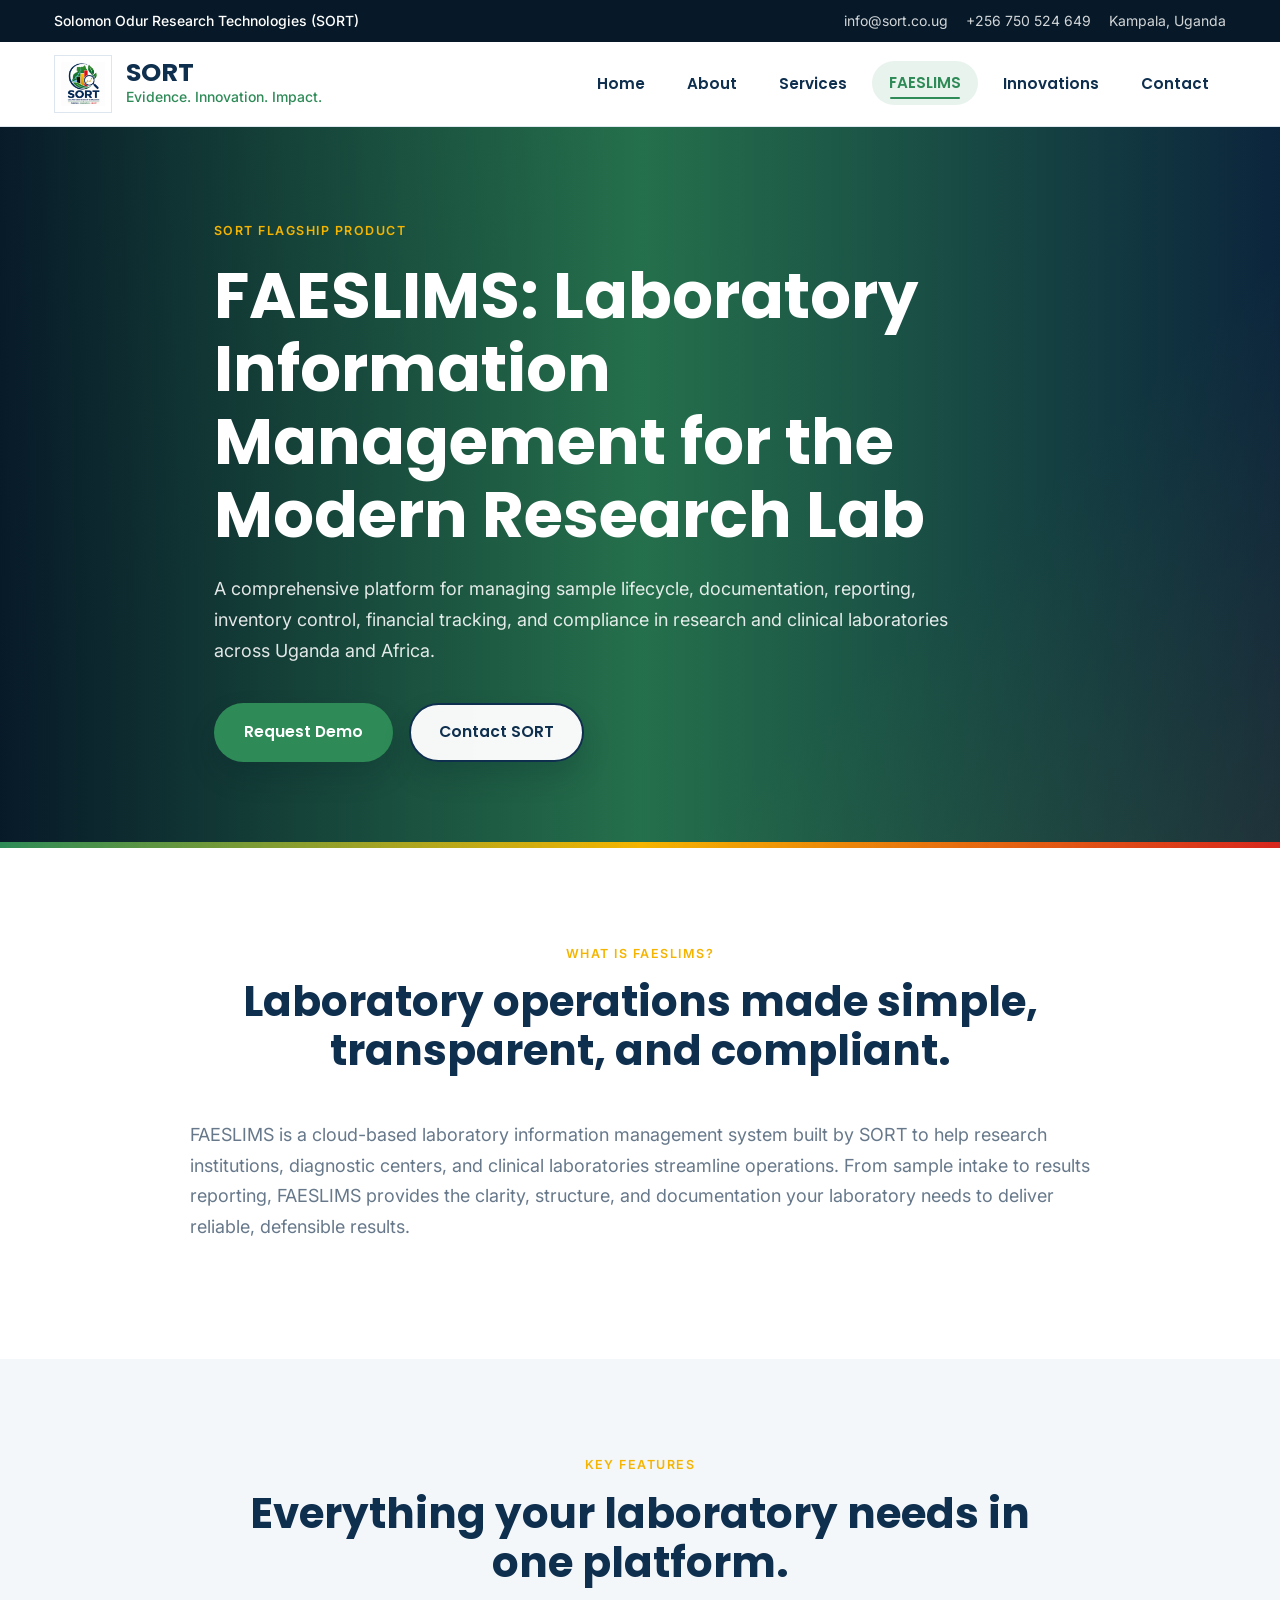
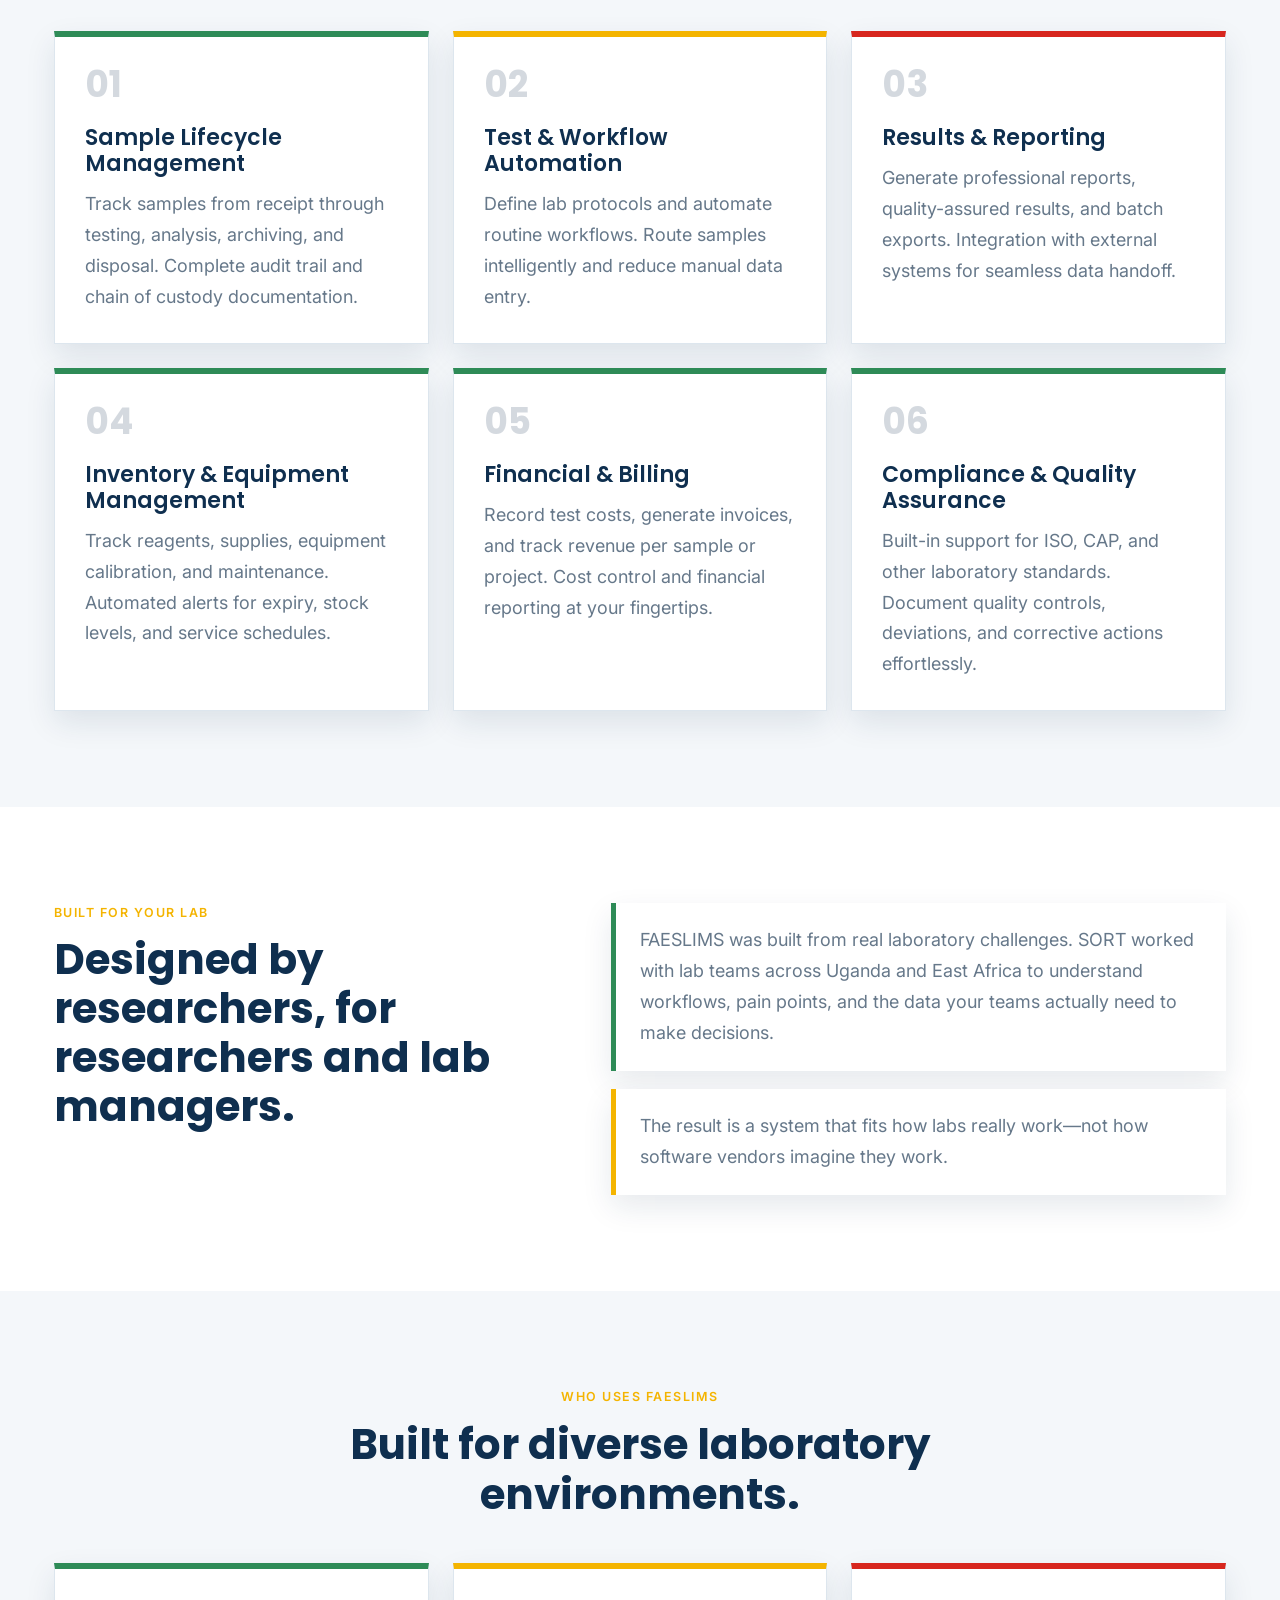
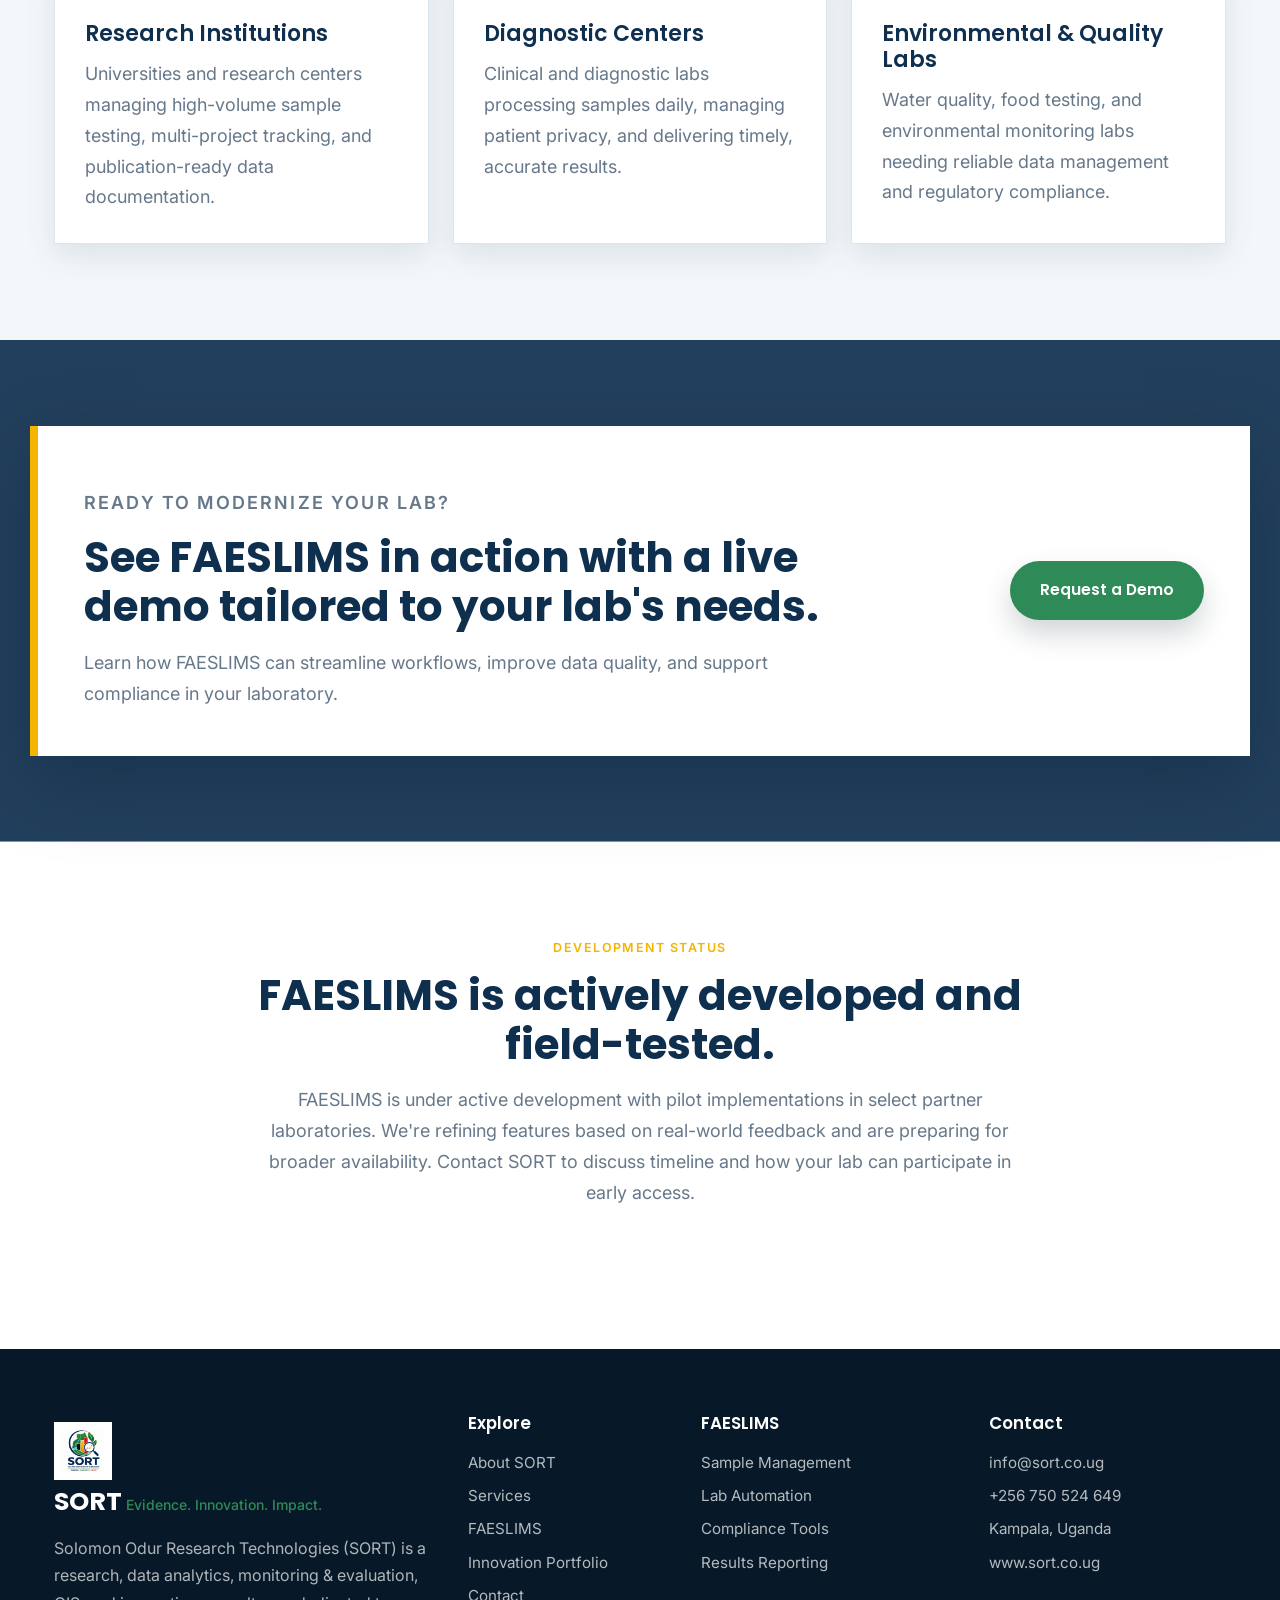
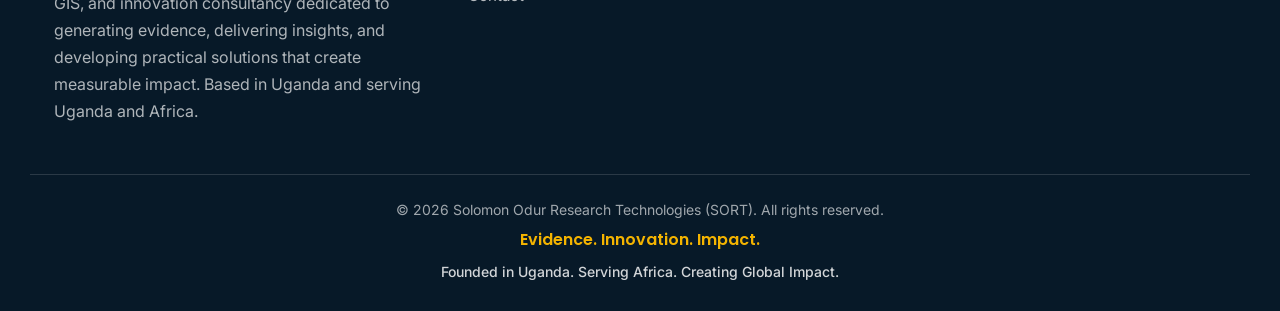
<file: faeslims.html>
<!DOCTYPE html>
<html lang="en">
<head>
  <meta charset="UTF-8" />
  <meta name="viewport" content="width=device-width, initial-scale=1.0" />
  <meta name="description" content="FAESLIMS is Solomon Odur Research Technologies' flagship laboratory information management system. Designed for sample lifecycle management, documentation, reporting, inventory, finance, and compliance in research and clinical laboratories." />
  <title>FAESLIMS | Laboratory Information Management System | SORT</title>
  <link rel="preconnect" href="https://fonts.googleapis.com">
  <link rel="preconnect" href="https://fonts.gstatic.com" crossorigin>
  <link href="https://fonts.googleapis.com/css2?family=Inter:wght@300;400;500;600&family=Poppins:wght@400;500;600;700;800&display=swap" rel="stylesheet">
  <link rel="stylesheet" href="assets/css/style.css">
</head>
<body>
  <header class="site-header" data-header>
    <div class="top-bar">
      <div class="container top-bar__inner">
        <p>Solomon Odur Research Technologies (SORT)</p>
        <div class="top-bar__contact" aria-label="SORT contact information">
          <a href="mailto:info@sort.co.ug">info@sort.co.ug</a>
          <a href="tel:+256750524649">+256 750 524 649</a>
          <span>Kampala, Uganda</span>
        </div>
      </div>
    </div>

    <nav class="main-nav" aria-label="Primary navigation">
      <div class="container main-nav__inner">
        <a class="brand" href="index.html" aria-label="SORT homepage">
          <img src="assets/images/logo.png" alt="Solomon Odur Research Technologies (SORT) logo" class="brand__logo">
          <span class="brand__copy">
            <strong>SORT</strong>
            <small>Evidence. Innovation. Impact.</small>
          </span>
        </a>
        <button class="nav-toggle" type="button" aria-label="Open navigation menu" aria-expanded="false" aria-controls="primary-menu" data-nav-toggle>
          <span></span>
          <span></span>
          <span></span>
        </button>
        <div class="nav-menu" id="primary-menu" data-nav-menu>
          <a href="index.html">Home</a>
          <a href="about.html">About</a>
          <a href="services.html">Services</a>
          <a href="faeslims.html" aria-current="page">FAESLIMS</a>
          <a href="products.html">Innovations</a>
          <a href="contact.html">Contact</a>
        </div>
      </div>
    </nav>
  </header>

  <main>
    <section class="page-hero page-hero--faeslims" aria-labelledby="page-title">
      <div class="container page-hero__inner">
        <p class="eyebrow">SORT Flagship Product</p>
        <h1 id="page-title">FAESLIMS: Laboratory Information Management for the Modern Research Lab</h1>
        <p>A comprehensive platform for managing sample lifecycle, documentation, reporting, inventory control, financial tracking, and compliance in research and clinical laboratories across Uganda and Africa.</p>
        <div class="hero__actions">
          <a class="btn btn--primary" href="contact.html#contact-form">Request Demo</a>
          <a class="btn btn--secondary" href="contact.html">Contact SORT</a>
        </div>
      </div>
    </section>

    <section class="section page-section">
      <div class="container">
        <div class="section-heading">
          <p class="section-kicker">What is FAESLIMS?</p>
          <h2>Laboratory operations made simple, transparent, and compliant.</h2>
        </div>
        <p style="max-width: 900px; margin: 20px auto; color: #66788A; font-size: 1.125rem; line-height: 1.72;">
          FAESLIMS is a cloud-based laboratory information management system built by SORT to help research institutions, diagnostic centers, and clinical laboratories streamline operations. From sample intake to results reporting, FAESLIMS provides the clarity, structure, and documentation your laboratory needs to deliver reliable, defensible results.
        </p>
      </div>
    </section>

    <section class="section page-section page-section--light">
      <div class="container">
        <div class="section-heading">
          <p class="section-kicker">Key Features</p>
          <h2>Everything your laboratory needs in one platform.</h2>
        </div>

        <div class="page-card-grid">
          <article class="page-card">
            <span>01</span>
            <h3>Sample Lifecycle Management</h3>
            <p>Track samples from receipt through testing, analysis, archiving, and disposal. Complete audit trail and chain of custody documentation.</p>
          </article>
          <article class="page-card">
            <span>02</span>
            <h3>Test & Workflow Automation</h3>
            <p>Define lab protocols and automate routine workflows. Route samples intelligently and reduce manual data entry.</p>
          </article>
          <article class="page-card">
            <span>03</span>
            <h3>Results & Reporting</h3>
            <p>Generate professional reports, quality-assured results, and batch exports. Integration with external systems for seamless data handoff.</p>
          </article>
          <article class="page-card">
            <span>04</span>
            <h3>Inventory & Equipment Management</h3>
            <p>Track reagents, supplies, equipment calibration, and maintenance. Automated alerts for expiry, stock levels, and service schedules.</p>
          </article>
          <article class="page-card">
            <span>05</span>
            <h3>Financial & Billing</h3>
            <p>Record test costs, generate invoices, and track revenue per sample or project. Cost control and financial reporting at your fingertips.</p>
          </article>
          <article class="page-card">
            <span>06</span>
            <h3>Compliance & Quality Assurance</h3>
            <p>Built-in support for ISO, CAP, and other laboratory standards. Document quality controls, deviations, and corrective actions effortlessly.</p>
          </article>
        </div>
      </div>
    </section>

    <section class="section page-section">
      <div class="container split-feature">
        <div>
          <p class="section-kicker">Built For Your Lab</p>
          <h2>Designed by researchers, for researchers and lab managers.</h2>
        </div>
        <div class="feature-list">
          <p>FAESLIMS was built from real laboratory challenges. SORT worked with lab teams across Uganda and East Africa to understand workflows, pain points, and the data your teams actually need to make decisions.</p>
          <p>The result is a system that fits how labs really work—not how software vendors imagine they work.</p>
        </div>
      </div>
    </section>

    <section class="section page-section page-section--light">
      <div class="container">
        <div class="section-heading">
          <p class="section-kicker">Who Uses FAESLIMS</p>
          <h2>Built for diverse laboratory environments.</h2>
        </div>

        <div class="page-card-grid">
          <article class="page-card">
            <span></span>
            <h3>Research Institutions</h3>
            <p>Universities and research centers managing high-volume sample testing, multi-project tracking, and publication-ready data documentation.</p>
          </article>
          <article class="page-card">
            <span></span>
            <h3>Diagnostic Centers</h3>
            <p>Clinical and diagnostic labs processing samples daily, managing patient privacy, and delivering timely, accurate results.</p>
          </article>
          <article class="page-card">
            <span></span>
            <h3>Environmental & Quality Labs</h3>
            <p>Water quality, food testing, and environmental monitoring labs needing reliable data management and regulatory compliance.</p>
          </article>
        </div>
      </div>
    </section>

    <section class="cta-section" aria-labelledby="cta-title">
      <div class="container cta-panel">
        <div>
          <p class="section-kicker">Ready to Modernize Your Lab?</p>
          <h2 id="cta-title">See FAESLIMS in action with a live demo tailored to your lab's needs.</h2>
          <p>Learn how FAESLIMS can streamline workflows, improve data quality, and support compliance in your laboratory.</p>
        </div>
        <a class="btn btn--primary" href="contact.html#contact-form">Request a Demo</a>
      </div>
    </section>

    <section class="section page-section">
      <div class="container" style="max-width: 820px; text-align: center;">
        <div class="section-heading">
          <p class="section-kicker">Development Status</p>
          <h2>FAESLIMS is actively developed and field-tested.</h2>
          <p style="color: #66788A;">FAESLIMS is under active development with pilot implementations in select partner laboratories. We're refining features based on real-world feedback and are preparing for broader availability. Contact SORT to discuss timeline and how your lab can participate in early access.</p>
        </div>
      </div>
    </section>
  </main>

  <footer class="site-footer">
    <div class="container footer-grid">
      <div class="footer-about">
        <a class="brand brand--footer" href="index.html" aria-label="SORT homepage">
          <img src="assets/images/logo.png" alt="Solomon Odur Research Technologies (SORT) logo" class="brand__logo">
          <span class="brand__copy">
            <strong>SORT</strong>
            <small>Evidence. Innovation. Impact.</small>
          </span>
        </a>
        <p>Solomon Odur Research Technologies (SORT) is a research, data analytics, monitoring &amp; evaluation, GIS, and innovation consultancy dedicated to generating evidence, delivering insights, and developing practical solutions that create measurable impact. Based in Uganda and serving Uganda and Africa.</p>
      </div>
      <div>
        <h3>Explore</h3>
        <a href="about.html">About SORT</a>
        <a href="services.html">Services</a>
        <a href="faeslims.html">FAESLIMS</a>
        <a href="products.html">Innovation Portfolio</a>
        <a href="contact.html">Contact</a>
      </div>
      <div>
        <h3>FAESLIMS</h3>
        <span>Sample Management</span>
        <span>Lab Automation</span>
        <span>Compliance Tools</span>
        <span>Results Reporting</span>
      </div>
      <div>
        <h3>Contact</h3>
        <a href="mailto:info@sort.co.ug">info@sort.co.ug</a>
        <a href="tel:+256750524649">+256 750 524 649</a>
        <span>Kampala, Uganda</span>
        <span>www.sort.co.ug</span>
      </div>
    </div>
    <div class="container footer-bottom">
      <p class="copyright-line">&copy; 2026 Solomon Odur Research Technologies (SORT). All rights reserved.</p>
      <p>Evidence. Innovation. Impact.</p>
      <p>Founded in Uganda. Serving Africa. Creating Global Impact.</p>
    </div>
  </footer>

  <script src="assets/js/main.js" defer></script>
</body>
</html>
</file>
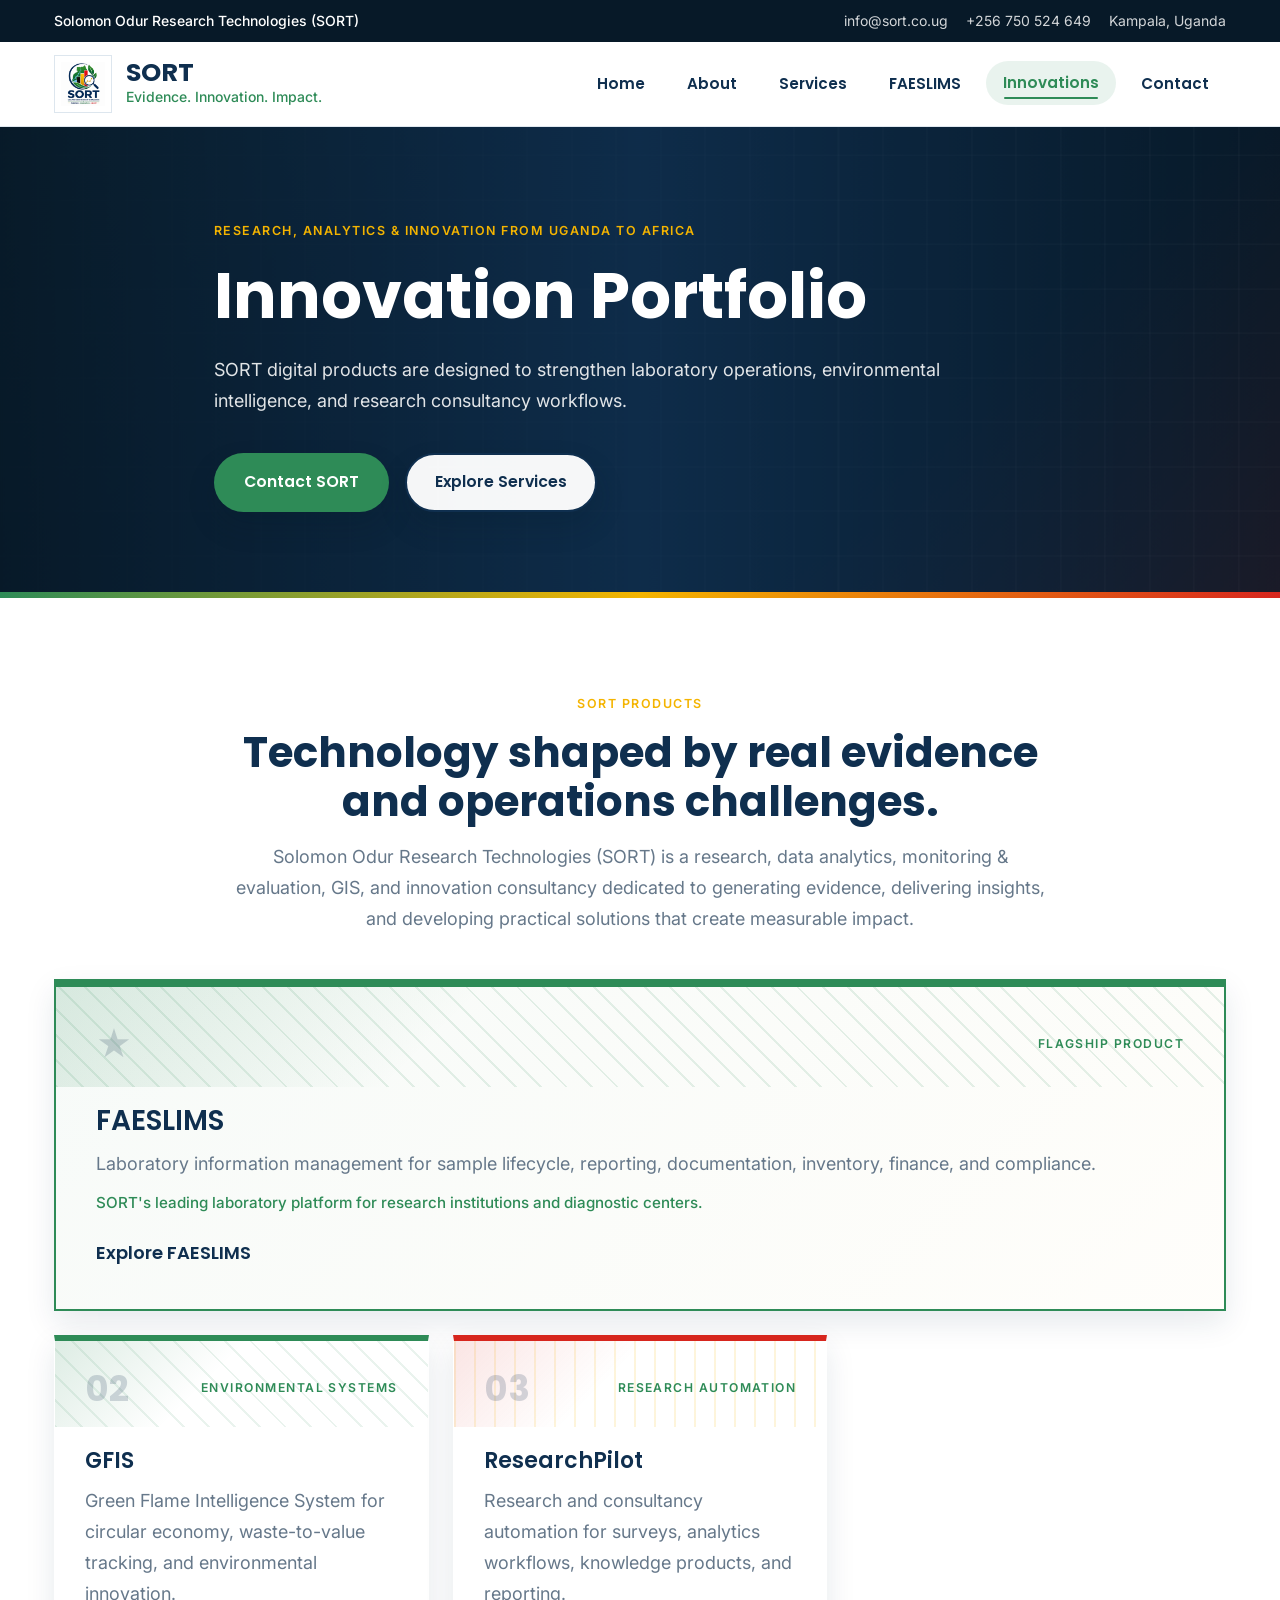
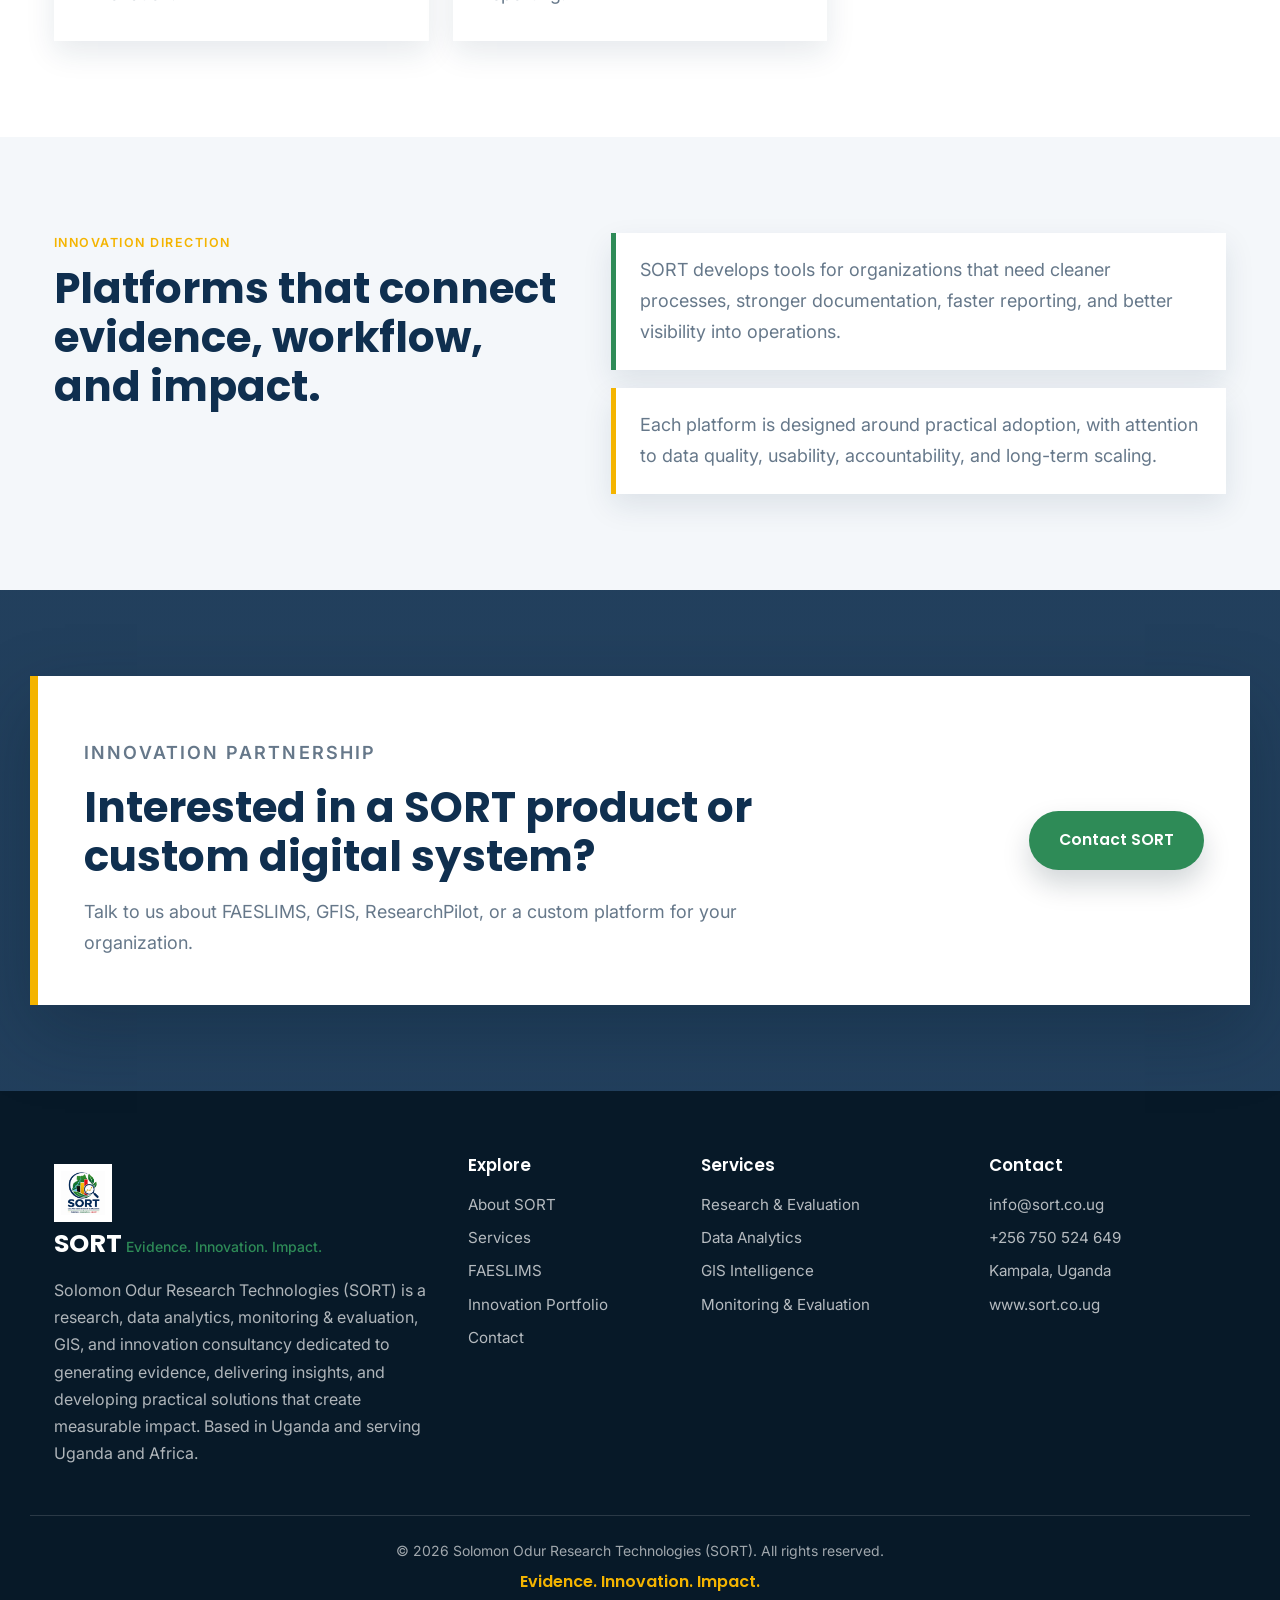
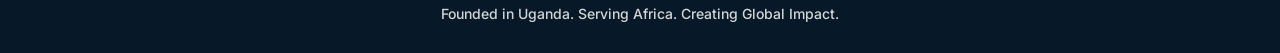
<file: products.html>
<!DOCTYPE html>
<html lang="en">
<head>
  <meta charset="UTF-8" />
  <meta name="viewport" content="width=device-width, initial-scale=1.0" />
  <meta name="description" content="Solomon Odur Research Technologies (SORT) is a research, data analytics, monitoring &amp; evaluation, GIS, and innovation consultancy dedicated to generating evidence, delivering insights, and developing practical solutions that create measurable impact. Explore SORT innovations from Uganda to Africa: FAESLIMS, GFIS, and ResearchPilot." />
  <title>Innovation Portfolio | Solomon Odur Research Technologies (SORT)</title>
  <link rel="preconnect" href="https://fonts.googleapis.com">
  <link rel="preconnect" href="https://fonts.gstatic.com" crossorigin>
  <link href="https://fonts.googleapis.com/css2?family=Inter:wght@300;400;500;600&family=Poppins:wght@400;500;600;700;800&display=swap" rel="stylesheet">
  <link rel="stylesheet" href="assets/css/style.css">
</head>
<body>
  <header class="site-header" data-header>
    <div class="top-bar">
      <div class="container top-bar__inner">
        <p>Solomon Odur Research Technologies (SORT)</p>
        <div class="top-bar__contact" aria-label="SORT contact information">
          <a href="mailto:info@sort.co.ug">info@sort.co.ug</a>
          <a href="tel:+256750524649">+256 750 524 649</a>
          <span>Kampala, Uganda</span>
        </div>
      </div>
    </div>

    <nav class="main-nav" aria-label="Primary navigation">
      <div class="container main-nav__inner">
        <a class="brand" href="index.html" aria-label="SORT homepage">
          <img src="assets/images/logo.png" alt="Solomon Odur Research Technologies (SORT) logo" class="brand__logo">
          <span class="brand__copy">
            <strong>SORT</strong>
            <small>Evidence. Innovation. Impact.</small>
          </span>
        </a>
        <button class="nav-toggle" type="button" aria-label="Open navigation menu" aria-expanded="false" aria-controls="primary-menu" data-nav-toggle>
          <span></span>
          <span></span>
          <span></span>
        </button>
        <div class="nav-menu" id="primary-menu" data-nav-menu>
          <a href="index.html">Home</a>
          <a href="about.html">About</a>
          <a href="services.html">Services</a>
          <a href="faeslims.html">FAESLIMS</a>
          <a href="products.html" aria-current="page">Innovations</a>
          <a href="contact.html">Contact</a>
        </div>
      </div>
    </nav>
  </header>

  <main>
    <section class="page-hero page-hero--portfolio" aria-labelledby="page-title">
      <div class="container page-hero__inner">
        <p class="eyebrow">Research, Analytics &amp; Innovation from Uganda to Africa</p>
        <h1 id="page-title">Innovation Portfolio</h1>
        <p>SORT digital products are designed to strengthen laboratory operations, environmental intelligence, and research consultancy workflows.</p>
        <div class="hero__actions">
          <a class="btn btn--primary" href="contact.html">Contact SORT</a>
          <a class="btn btn--secondary" href="services.html">Explore Services</a>
        </div>
      </div>
    </section>

    <section class="section page-section">
      <div class="container">
        <div class="section-heading">
          <p class="section-kicker">SORT Products</p>
          <h2>Technology shaped by real evidence and operations challenges.</h2>
          <p>Solomon Odur Research Technologies (SORT) is a research, data analytics, monitoring &amp; evaluation, GIS, and innovation consultancy dedicated to generating evidence, delivering insights, and developing practical solutions that create measurable impact.</p>
        </div>

        <div class="portfolio-grid portfolio-grid--light">
          <article class="portfolio-card portfolio-card--flagship">
            <div class="portfolio-card__top">
              <span>★</span>
              <strong>Flagship Product</strong>
            </div>
            <h3>FAESLIMS</h3>
            <p>Laboratory information management for sample lifecycle, reporting, documentation, inventory, finance, and compliance.</p>
            <p style="font-size: 0.95rem; color: #2E8B57; font-weight: 500; margin-top: 10px;">SORT's leading laboratory platform for research institutions and diagnostic centers.</p>
            <a href="faeslims.html">Explore FAESLIMS</a>
          </article>
          <article class="portfolio-card">
            <div class="portfolio-card__top">
              <span>02</span>
              <strong>Environmental Systems</strong>
            </div>
            <h3>GFIS</h3>
            <p>Green Flame Intelligence System for circular economy, waste-to-value tracking, and environmental innovation.</p>
          </article>
          <article class="portfolio-card">
            <div class="portfolio-card__top">
              <span>03</span>
              <strong>Research Automation</strong>
            </div>
            <h3>ResearchPilot</h3>
            <p>Research and consultancy automation for surveys, analytics workflows, knowledge products, and reporting.</p>
          </article>
        </div>
      </div>
    </section>

    <section class="section page-section page-section--light">
      <div class="container split-feature">
        <div>
          <p class="section-kicker">Innovation Direction</p>
          <h2>Platforms that connect evidence, workflow, and impact.</h2>
        </div>
        <div class="feature-list">
          <p>SORT develops tools for organizations that need cleaner processes, stronger documentation, faster reporting, and better visibility into operations.</p>
          <p>Each platform is designed around practical adoption, with attention to data quality, usability, accountability, and long-term scaling.</p>
        </div>
      </div>
    </section>

    <section class="cta-section" aria-labelledby="cta-title">
      <div class="container cta-panel">
        <div>
          <p class="section-kicker">Innovation Partnership</p>
          <h2 id="cta-title">Interested in a SORT product or custom digital system?</h2>
          <p>Talk to us about FAESLIMS, GFIS, ResearchPilot, or a custom platform for your organization.</p>
        </div>
        <a class="btn btn--primary" href="contact.html">Contact SORT</a>
      </div>
    </section>
  </main>

  <footer class="site-footer">
    <div class="container footer-grid">
      <div class="footer-about">
        <a class="brand brand--footer" href="index.html" aria-label="SORT homepage">
          <img src="assets/images/logo.png" alt="Solomon Odur Research Technologies (SORT) logo" class="brand__logo">
          <span class="brand__copy">
            <strong>SORT</strong>
            <small>Evidence. Innovation. Impact.</small>
          </span>
        </a>
        <p>Solomon Odur Research Technologies (SORT) is a research, data analytics, monitoring &amp; evaluation, GIS, and innovation consultancy dedicated to generating evidence, delivering insights, and developing practical solutions that create measurable impact. Based in Uganda and serving Uganda and Africa.</p>
      </div>
      <div>
        <h3>Explore</h3>
        <a href="about.html">About SORT</a>
        <a href="services.html">Services</a>
        <a href="faeslims.html">FAESLIMS</a>
        <a href="products.html">Innovation Portfolio</a>
        <a href="contact.html">Contact</a>
      </div>
      <div>
        <h3>Services</h3>
        <span>Research & Evaluation</span>
        <span>Data Analytics</span>
        <span>GIS Intelligence</span>
        <span>Monitoring & Evaluation</span>
      </div>
      <div>
        <h3>Contact</h3>
        <a href="mailto:info@sort.co.ug">info@sort.co.ug</a>
        <a href="tel:+256750524649">+256 750 524 649</a>
        <span>Kampala, Uganda</span>
        <span>www.sort.co.ug</span>
      </div>
    </div>
    <div class="container footer-bottom">
      <p class="copyright-line">&copy; 2026 Solomon Odur Research Technologies (SORT). All rights reserved.</p>
      <p>Evidence. Innovation. Impact.</p>
      <p>Founded in Uganda. Serving Africa. Creating Global Impact.</p>
    </div>
  </footer>

  <script src="assets/js/main.js" defer></script>
</body>
</html>
</file>
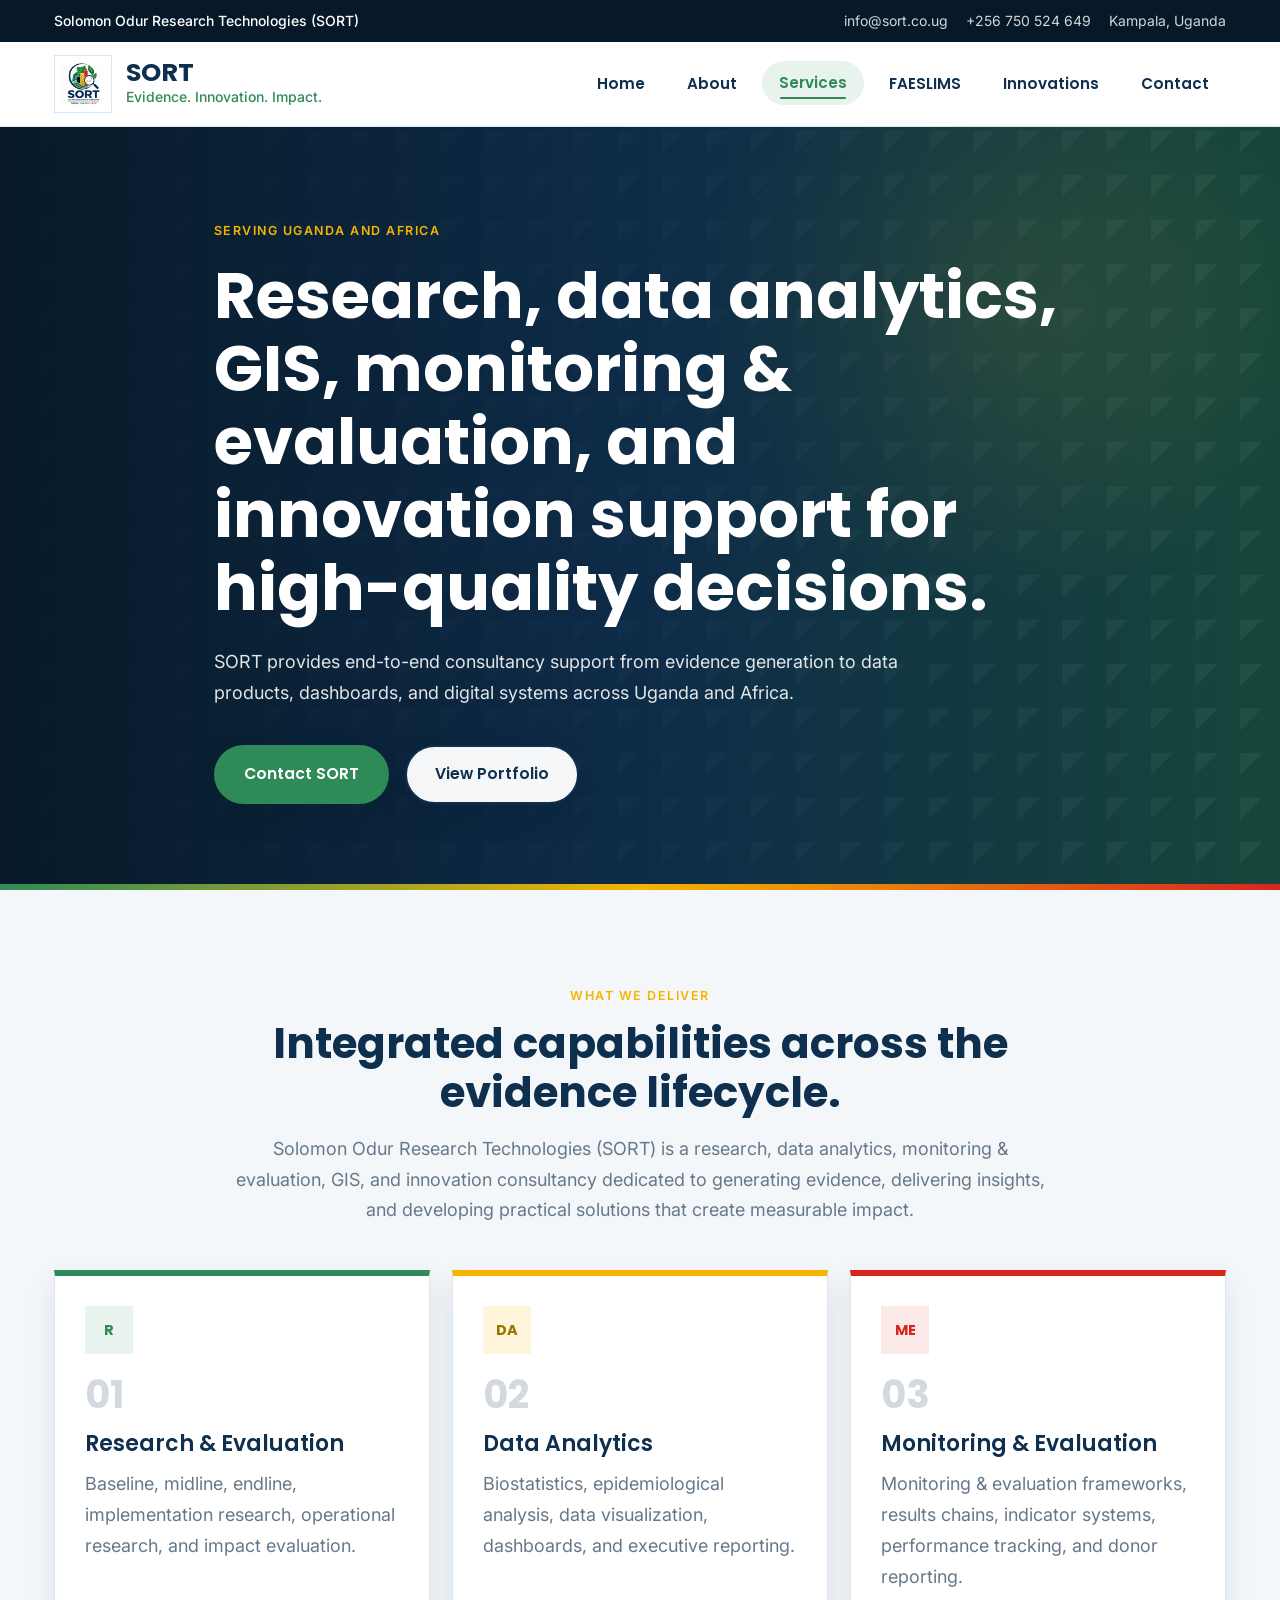
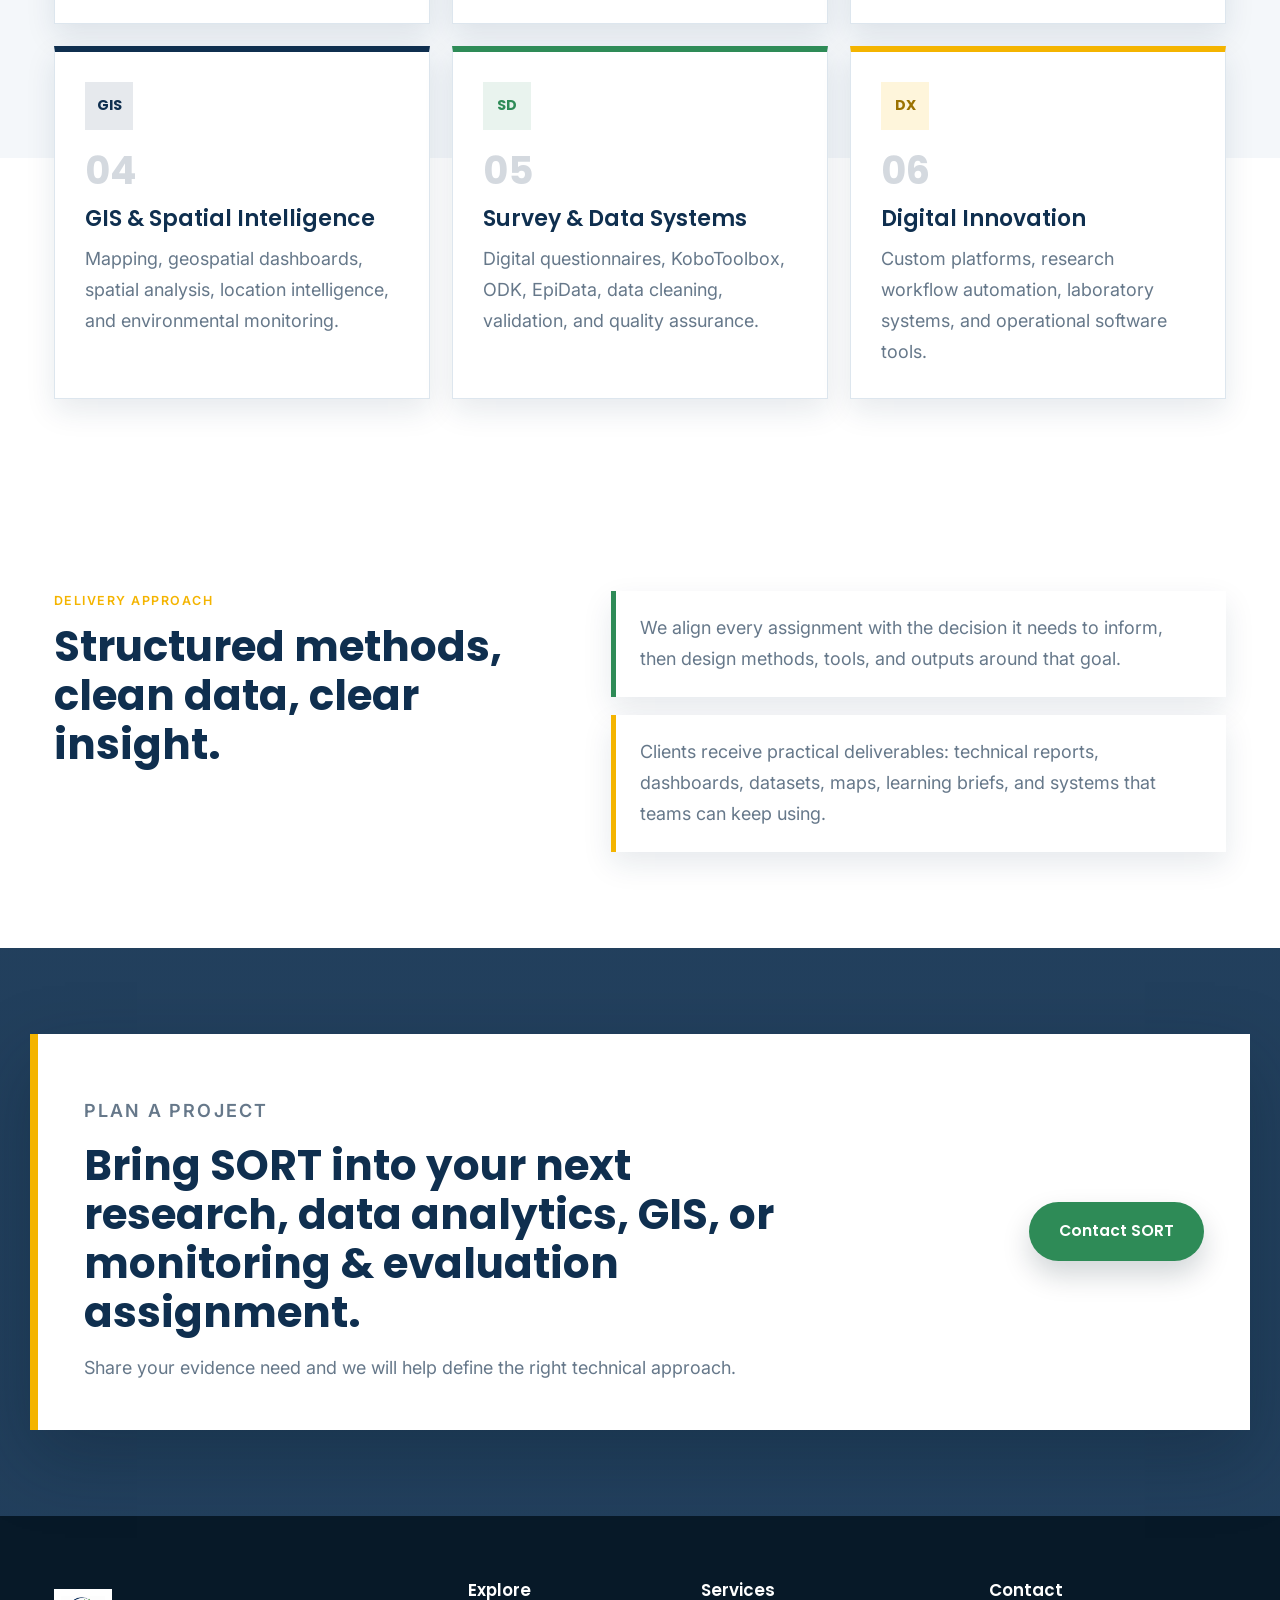
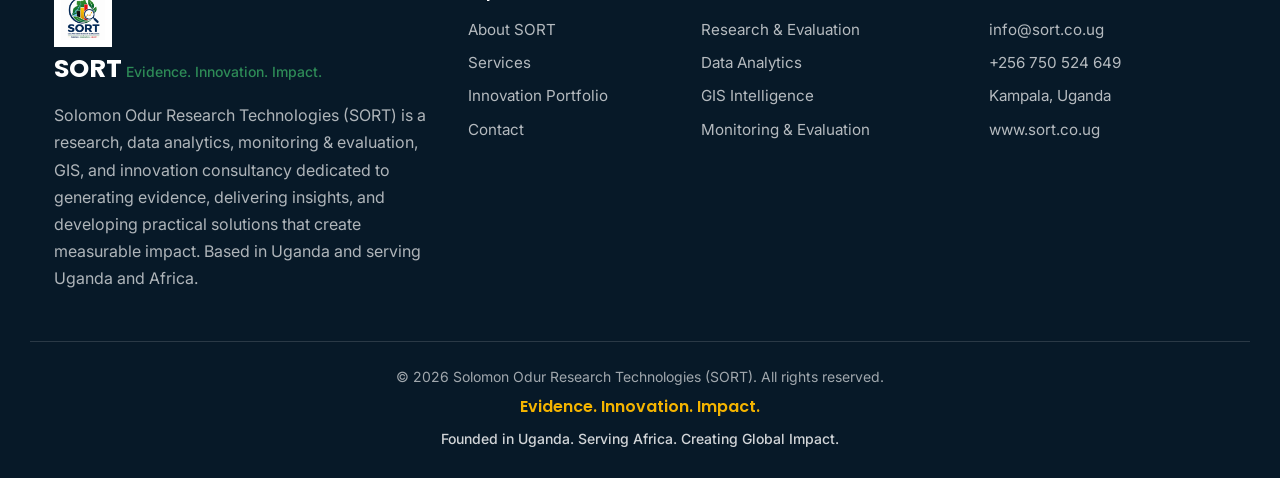
<file: services.html>
<!DOCTYPE html>
<html lang="en">
<head>
  <meta charset="UTF-8" />
  <meta name="viewport" content="width=device-width, initial-scale=1.0" />
  <meta name="description" content="Solomon Odur Research Technologies (SORT) is a research, data analytics, monitoring &amp; evaluation, GIS, and innovation consultancy dedicated to generating evidence, delivering insights, and developing practical solutions that create measurable impact. Serving Uganda and Africa." />
  <title>Services | Solomon Odur Research Technologies (SORT)</title>
  <link rel="preconnect" href="https://fonts.googleapis.com">
  <link rel="preconnect" href="https://fonts.gstatic.com" crossorigin>
  <link href="https://fonts.googleapis.com/css2?family=Inter:wght@300;400;500;600&family=Poppins:wght@400;500;600;700;800&display=swap" rel="stylesheet">
  <link rel="stylesheet" href="assets/css/style.css">
</head>
<body>
  <header class="site-header" data-header>
    <div class="top-bar">
      <div class="container top-bar__inner">
        <p>Solomon Odur Research Technologies (SORT)</p>
        <div class="top-bar__contact" aria-label="SORT contact information">
          <a href="mailto:info@sort.co.ug">info@sort.co.ug</a>
          <a href="tel:+256750524649">+256 750 524 649</a>
          <span>Kampala, Uganda</span>
        </div>
      </div>
    </div>

    <nav class="main-nav" aria-label="Primary navigation">
      <div class="container main-nav__inner">
        <a class="brand" href="index.html" aria-label="SORT homepage">
          <img src="assets/images/logo.png" alt="Solomon Odur Research Technologies (SORT) logo" class="brand__logo">
          <span class="brand__copy">
            <strong>SORT</strong>
            <small>Evidence. Innovation. Impact.</small>
          </span>
        </a>
        <button class="nav-toggle" type="button" aria-label="Open navigation menu" aria-expanded="false" aria-controls="primary-menu" data-nav-toggle>
          <span></span>
          <span></span>
          <span></span>
        </button>
        <div class="nav-menu" id="primary-menu" data-nav-menu>
          <a href="index.html">Home</a>
          <a href="about.html">About</a>
          <a href="services.html" aria-current="page">Services</a>
          <a href="faeslims.html">FAESLIMS</a>
          <a href="products.html">Innovations</a>
          <a href="contact.html">Contact</a>
        </div>
      </div>
    </nav>
  </header>

  <main>
    <section class="page-hero page-hero--services" aria-labelledby="page-title">
      <div class="container page-hero__inner">
        <p class="eyebrow">Serving Uganda and Africa</p>
        <h1 id="page-title">Research, data analytics, GIS, monitoring &amp; evaluation, and innovation support for high-quality decisions.</h1>
        <p>SORT provides end-to-end consultancy support from evidence generation to data products, dashboards, and digital systems across Uganda and Africa.</p>
        <div class="hero__actions">
          <a class="btn btn--primary" href="contact.html">Contact SORT</a>
          <a class="btn btn--secondary" href="products.html">View Portfolio</a>
        </div>
      </div>
    </section>

    <section class="section services-section">
      <div class="container">
        <div class="section-heading">
          <p class="section-kicker">What We Deliver</p>
          <h2>Integrated capabilities across the evidence lifecycle.</h2>
          <p>Solomon Odur Research Technologies (SORT) is a research, data analytics, monitoring &amp; evaluation, GIS, and innovation consultancy dedicated to generating evidence, delivering insights, and developing practical solutions that create measurable impact.</p>
        </div>

        <div class="services-grid">
          <article class="service-card service-card--green">
            <span>01</span>
            <h3>Research & Evaluation</h3>
            <p>Baseline, midline, endline, implementation research, operational research, and impact evaluation.</p>
          </article>
          <article class="service-card service-card--gold">
            <span>02</span>
            <h3>Data Analytics</h3>
            <p>Biostatistics, epidemiological analysis, data visualization, dashboards, and executive reporting.</p>
          </article>
          <article class="service-card service-card--red">
            <span>03</span>
            <h3>Monitoring & Evaluation</h3>
            <p>Monitoring &amp; evaluation frameworks, results chains, indicator systems, performance tracking, and donor reporting.</p>
          </article>
          <article class="service-card service-card--navy">
            <span>04</span>
            <h3>GIS & Spatial Intelligence</h3>
            <p>Mapping, geospatial dashboards, spatial analysis, location intelligence, and environmental monitoring.</p>
          </article>
          <article class="service-card service-card--green">
            <span>05</span>
            <h3>Survey & Data Systems</h3>
            <p>Digital questionnaires, KoboToolbox, ODK, EpiData, data cleaning, validation, and quality assurance.</p>
          </article>
          <article class="service-card service-card--gold">
            <span>06</span>
            <h3>Digital Innovation</h3>
            <p>Custom platforms, research workflow automation, laboratory systems, and operational software tools.</p>
          </article>
        </div>
      </div>
    </section>

    <section class="section page-section">
      <div class="container split-feature">
        <div>
          <p class="section-kicker">Delivery Approach</p>
          <h2>Structured methods, clean data, clear insight.</h2>
        </div>
        <div class="feature-list">
          <p>We align every assignment with the decision it needs to inform, then design methods, tools, and outputs around that goal.</p>
          <p>Clients receive practical deliverables: technical reports, dashboards, datasets, maps, learning briefs, and systems that teams can keep using.</p>
        </div>
      </div>
    </section>

    <section class="cta-section" aria-labelledby="cta-title">
      <div class="container cta-panel">
        <div>
          <p class="section-kicker">Plan a Project</p>
          <h2 id="cta-title">Bring SORT into your next research, data analytics, GIS, or monitoring &amp; evaluation assignment.</h2>
          <p>Share your evidence need and we will help define the right technical approach.</p>
        </div>
        <a class="btn btn--primary" href="contact.html">Contact SORT</a>
      </div>
    </section>
  </main>

  <footer class="site-footer">
    <div class="container footer-grid">
      <div class="footer-about">
        <a class="brand brand--footer" href="index.html" aria-label="SORT homepage">
          <img src="assets/images/logo.png" alt="Solomon Odur Research Technologies (SORT) logo" class="brand__logo">
          <span class="brand__copy">
            <strong>SORT</strong>
            <small>Evidence. Innovation. Impact.</small>
          </span>
        </a>
        <p>Solomon Odur Research Technologies (SORT) is a research, data analytics, monitoring &amp; evaluation, GIS, and innovation consultancy dedicated to generating evidence, delivering insights, and developing practical solutions that create measurable impact. Based in Uganda and serving Uganda and Africa.</p>
      </div>
      <div>
        <h3>Explore</h3>
        <a href="about.html">About SORT</a>
        <a href="services.html">Services</a>
        <a href="products.html">Innovation Portfolio</a>
        <a href="contact.html">Contact</a>
      </div>
      <div>
        <h3>Services</h3>
        <span>Research & Evaluation</span>
        <span>Data Analytics</span>
        <span>GIS Intelligence</span>
        <span>Monitoring & Evaluation</span>
      </div>
      <div>
        <h3>Contact</h3>
        <a href="mailto:info@sort.co.ug">info@sort.co.ug</a>
        <a href="tel:+256750524649">+256 750 524 649</a>
        <span>Kampala, Uganda</span>
        <span>www.sort.co.ug</span>
      </div>
    </div>
    <div class="container footer-bottom">
      <p class="copyright-line">&copy; 2026 Solomon Odur Research Technologies (SORT). All rights reserved.</p>
      <p>Evidence. Innovation. Impact.</p>
      <p>Founded in Uganda. Serving Africa. Creating Global Impact.</p>
    </div>
  </footer>

  <script src="assets/js/main.js" defer></script>
</body>
</html>
</file>
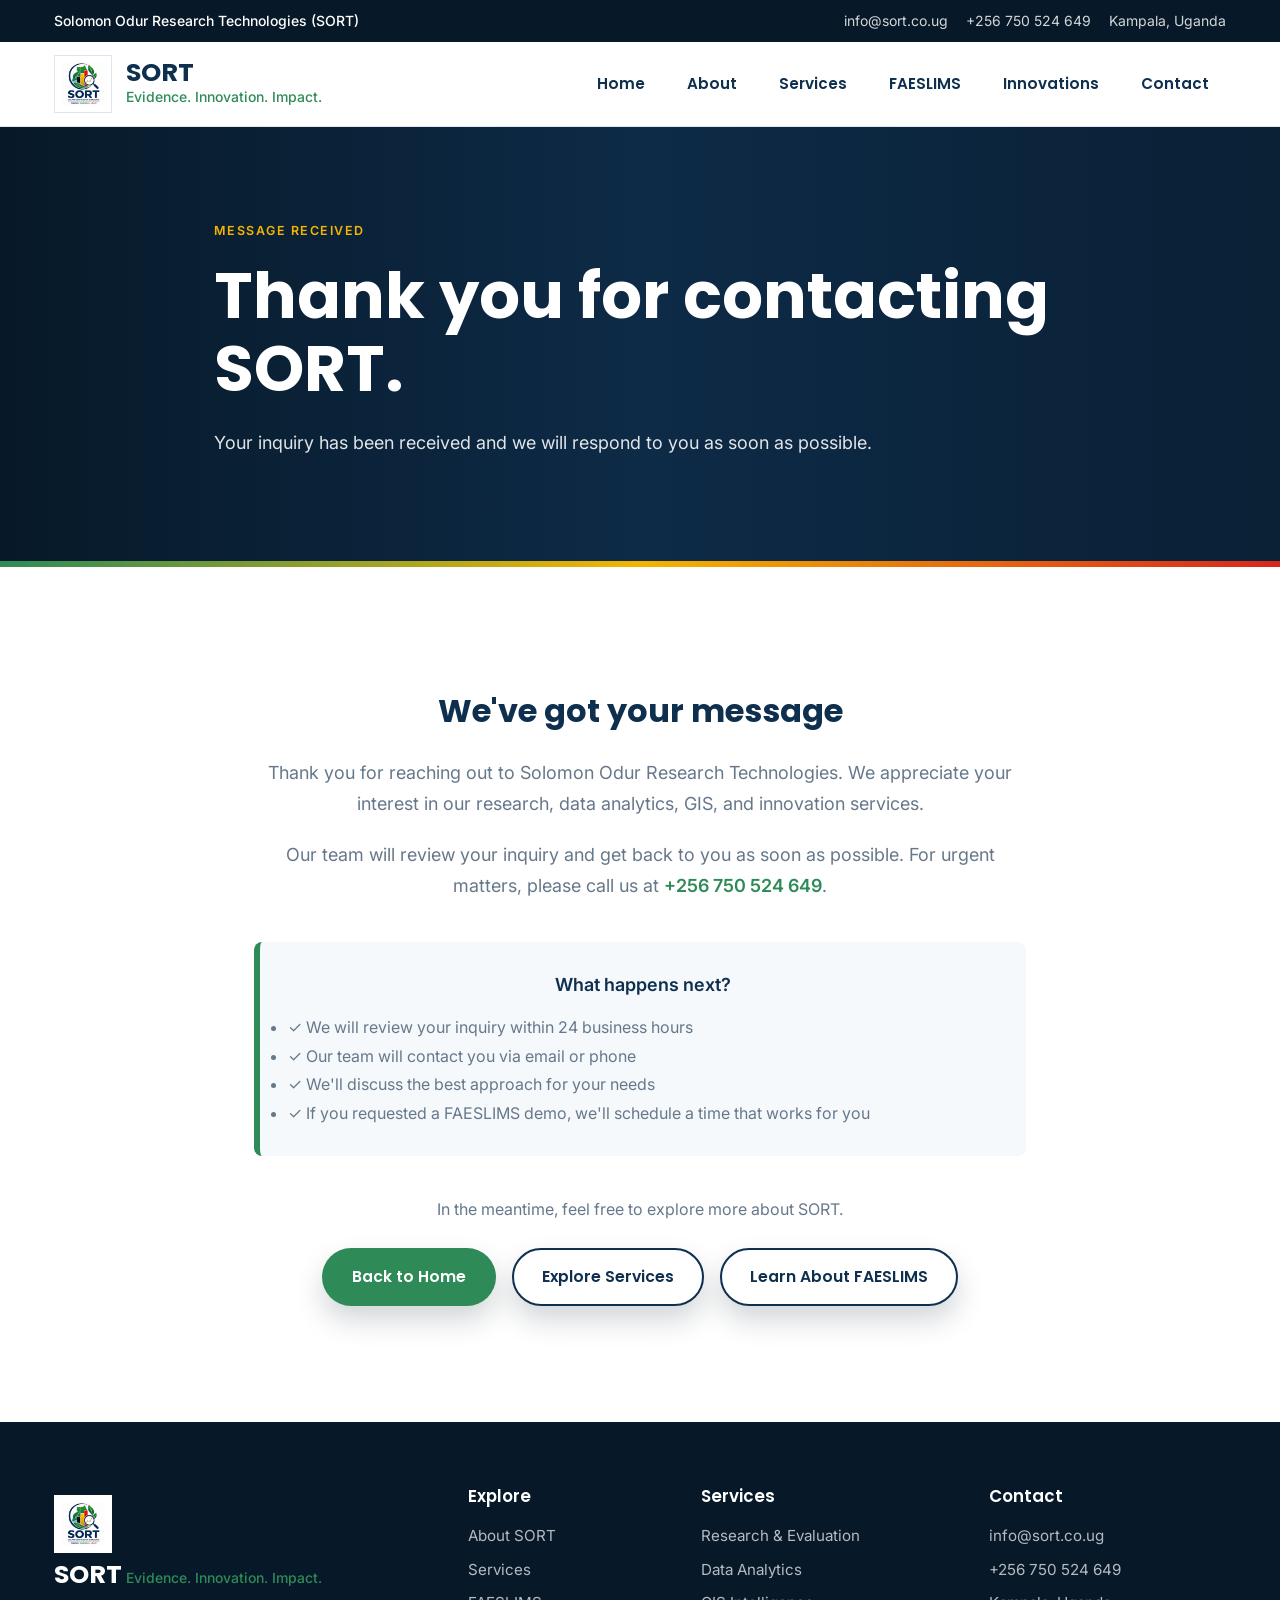
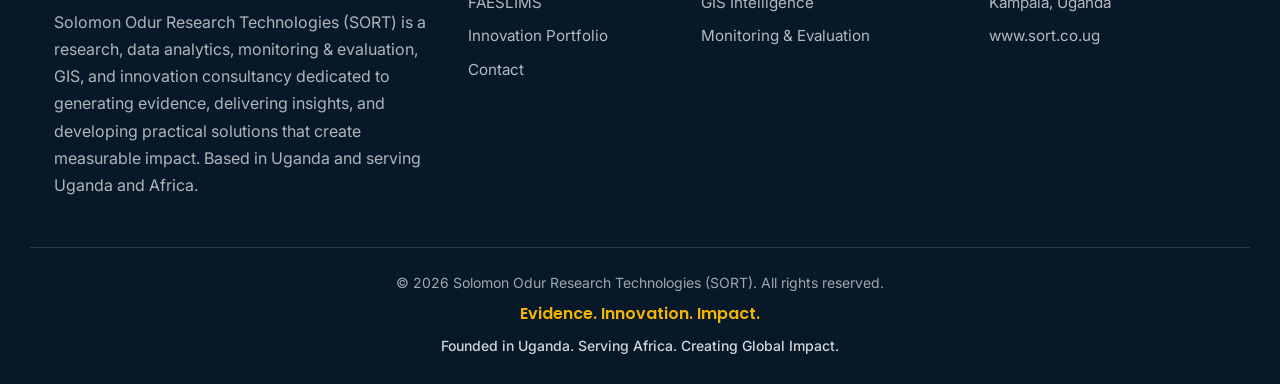
<file: thank-you.html>
<!DOCTYPE html>
<html lang="en">
<head>
  <meta charset="UTF-8" />
  <meta name="viewport" content="width=device-width, initial-scale=1.0" />
  <meta name="description" content="Thank you for contacting Solomon Odur Research Technologies (SORT). We've received your inquiry and will respond as soon as possible." />
  <title>Thank You | Solomon Odur Research Technologies (SORT)</title>
  <link rel="preconnect" href="https://fonts.googleapis.com">
  <link rel="preconnect" href="https://fonts.gstatic.com" crossorigin>
  <link href="https://fonts.googleapis.com/css2?family=Inter:wght@300;400;500;600&family=Poppins:wght@400;500;600;700;800&display=swap" rel="stylesheet">
  <link rel="stylesheet" href="assets/css/style.css">
</head>
<body>
  <header class="site-header" data-header>
    <div class="top-bar">
      <div class="container top-bar__inner">
        <p>Solomon Odur Research Technologies (SORT)</p>
        <div class="top-bar__contact" aria-label="SORT contact information">
          <a href="mailto:info@sort.co.ug">info@sort.co.ug</a>
          <a href="tel:+256750524649">+256 750 524 649</a>
          <span>Kampala, Uganda</span>
        </div>
      </div>
    </div>

    <nav class="main-nav" aria-label="Primary navigation">
      <div class="container main-nav__inner">
        <a class="brand" href="index.html" aria-label="SORT homepage">
          <img src="assets/images/logo.png" alt="Solomon Odur Research Technologies (SORT) logo" class="brand__logo">
          <span class="brand__copy">
            <strong>SORT</strong>
            <small>Evidence. Innovation. Impact.</small>
          </span>
        </a>
        <button class="nav-toggle" type="button" aria-label="Open navigation menu" aria-expanded="false" aria-controls="primary-menu" data-nav-toggle>
          <span></span>
          <span></span>
          <span></span>
        </button>
        <div class="nav-menu" id="primary-menu" data-nav-menu>
          <a href="index.html">Home</a>
          <a href="about.html">About</a>
          <a href="services.html">Services</a>
          <a href="faeslims.html">FAESLIMS</a>
          <a href="products.html">Innovations</a>
          <a href="contact.html">Contact</a>
        </div>
      </div>
    </nav>
  </header>

  <main>
    <section class="page-hero page-hero--contact" aria-labelledby="page-title">
      <div class="container page-hero__inner">
        <p class="eyebrow">Message Received</p>
        <h1 id="page-title">Thank you for contacting SORT.</h1>
        <p>Your inquiry has been received and we will respond to you as soon as possible.</p>
      </div>
    </section>

    <section class="section page-section">
      <div class="container" style="max-width: 820px; text-align: center;">
        <div class="thank-you-panel">
          <div style="margin-bottom: 40px;">
            <h2 style="color: #0F2F4F; font-family: 'Poppins', sans-serif; font-size: 2rem; margin-bottom: 20px;">We've got your message</h2>
            <p style="color: #66788A; font-size: 1.125rem; line-height: 1.72; margin-bottom: 20px;">
              Thank you for reaching out to Solomon Odur Research Technologies. We appreciate your interest in our research, data analytics, GIS, and innovation services.
            </p>
            <p style="color: #66788A; font-size: 1.125rem; line-height: 1.72;">
              Our team will review your inquiry and get back to you as soon as possible. For urgent matters, please call us at <a href="tel:+256750524649" style="color: #2E8B57; text-decoration: none; font-weight: 600;">+256 750 524 649</a>.
            </p>
          </div>

          <div style="background: #f6f9fc; border-left: 6px solid #2E8B57; padding: 28px; border-radius: 8px; margin: 32px 0;">
            <p style="color: #0F2F4F; font-weight: 600; margin-bottom: 12px;">What happens next?</p>
            <ul style="text-align: left; color: #66788A; font-size: 1rem; line-height: 1.8;">
              <li>✓ We will review your inquiry within 24 business hours</li>
              <li>✓ Our team will contact you via email or phone</li>
              <li>✓ We'll discuss the best approach for your needs</li>
              <li>✓ If you requested a FAESLIMS demo, we'll schedule a time that works for you</li>
            </ul>
          </div>

          <div style="margin-top: 40px;">
            <p style="color: #66788A; font-size: 1rem; margin-bottom: 24px;">
              In the meantime, feel free to explore more about SORT.
            </p>
            <div style="display: flex; gap: 16px; justify-content: center; flex-wrap: wrap;">
              <a href="index.html" class="btn btn--primary">Back to Home</a>
              <a href="services.html" class="btn btn--secondary">Explore Services</a>
              <a href="faeslims.html" class="btn btn--secondary">Learn About FAESLIMS</a>
            </div>
          </div>
        </div>
      </div>
    </section>
  </main>

  <footer class="site-footer">
    <div class="container footer-grid">
      <div class="footer-about">
        <a class="brand brand--footer" href="index.html" aria-label="SORT homepage">
          <img src="assets/images/logo.png" alt="Solomon Odur Research Technologies (SORT) logo" class="brand__logo">
          <span class="brand__copy">
            <strong>SORT</strong>
            <small>Evidence. Innovation. Impact.</small>
          </span>
        </a>
        <p>Solomon Odur Research Technologies (SORT) is a research, data analytics, monitoring &amp; evaluation, GIS, and innovation consultancy dedicated to generating evidence, delivering insights, and developing practical solutions that create measurable impact. Based in Uganda and serving Uganda and Africa.</p>
      </div>
      <div>
        <h3>Explore</h3>
        <a href="about.html">About SORT</a>
        <a href="services.html">Services</a>
        <a href="faeslims.html">FAESLIMS</a>
        <a href="products.html">Innovation Portfolio</a>
        <a href="contact.html">Contact</a>
      </div>
      <div>
        <h3>Services</h3>
        <span>Research & Evaluation</span>
        <span>Data Analytics</span>
        <span>GIS Intelligence</span>
        <span>Monitoring & Evaluation</span>
      </div>
      <div>
        <h3>Contact</h3>
        <a href="mailto:info@sort.co.ug">info@sort.co.ug</a>
        <a href="tel:+256750524649">+256 750 524 649</a>
        <span>Kampala, Uganda</span>
        <span>www.sort.co.ug</span>
      </div>
    </div>
    <div class="container footer-bottom">
      <p class="copyright-line">&copy; 2026 Solomon Odur Research Technologies (SORT). All rights reserved.</p>
      <p>Evidence. Innovation. Impact.</p>
      <p>Founded in Uganda. Serving Africa. Creating Global Impact.</p>
    </div>
  </footer>

  <script src="assets/js/main.js" defer></script>
</body>
</html>
</file>
<file: assets/css/style.css>
:root {
  --navy: #0F2F4F;
  --navy-950: #071928;
  --navy-900: #0A2239;
  --green: #2E8B57;
  --gold: #F4B400;
  --red: #D7261E;
  --white: #FFFFFF;
  --ink: #132235;
  --muted: #66788A;
  --mist: #F4F7FA;
  --line: #DDE6EE;
  --shadow-sm: 0 12px 28px rgba(15, 47, 79, 0.10);
  --shadow-lg: 0 28px 70px rgba(7, 25, 40, 0.28);
  --font-heading: "Poppins", "Inter", Arial, sans-serif;
  --font-body: "Inter", Arial, sans-serif;
  --text-hero: clamp(3rem, 5.2vw, 4rem);
  --leading-hero: 1.14;
  --text-section: clamp(2rem, 3.3vw, 2.625rem);
  --leading-section: 1.17;
  --text-card: 1.375rem;
  --leading-card: 1.18;
  --text-body: 1.125rem;
  --leading-body: 1.72;
  --text-small: 0.875rem;
  --leading-small: 1.55;
}

* {
  box-sizing: border-box;
  margin: 0;
  padding: 0;
}

html {
  scroll-behavior: smooth;
}

body {
  background: var(--white);
  color: var(--ink);
  font-family: var(--font-body);
  font-size: var(--text-body);
  font-weight: 400;
  line-height: var(--leading-body);
  min-width: 320px;
}

body.nav-open {
  overflow: hidden;
}

a {
  color: inherit;
  text-decoration: none;
}

img {
  display: block;
  max-width: 100%;
}

.container {
  margin: 0 auto;
  max-width: 1220px;
  padding: 0 24px;
  width: 100%;
}

.site-header {
  left: 0;
  position: sticky;
  right: 0;
  top: 0;
  z-index: 50;
}

.site-header.is-scrolled .main-nav {
  box-shadow: var(--shadow-sm);
}

.top-bar {
  background: var(--navy-950);
  color: rgba(255, 255, 255, 0.82);
  font-size: var(--text-small);
  line-height: var(--leading-small);
}

.top-bar__inner {
  align-items: center;
  display: flex;
  gap: 20px;
  justify-content: space-between;
  min-height: 42px;
}

.top-bar__inner p {
  color: var(--white);
  font-weight: 500;
}

.top-bar__contact {
  align-items: center;
  display: flex;
  flex-wrap: wrap;
  gap: 18px;
  justify-content: flex-end;
}

.top-bar a:hover {
  color: var(--gold);
}

.main-nav {
  background: rgba(255, 255, 255, 0.96);
  border-bottom: 1px solid rgba(221, 230, 238, 0.9);
  backdrop-filter: blur(18px);
  transition: box-shadow 180ms ease;
}

.main-nav__inner {
  align-items: center;
  display: flex;
  gap: 24px;
  justify-content: space-between;
  min-height: 84px;
}

.brand {
  align-items: center;
  display: inline-flex;
  gap: 14px;
  min-width: 250px;
}

.brand__logo {
  background: var(--white);
  border: 1px solid var(--line);
  height: 58px;
  object-fit: contain;
  padding: 6px;
  width: 58px;
}

.brand__copy {
  display: grid;
  gap: 1px;
}

.brand__copy strong {
  color: var(--navy);
  font-family: var(--font-heading);
  font-size: 1.58rem;
  font-weight: 700;
  letter-spacing: 0;
  line-height: 1;
}

.brand__copy small {
  color: var(--green);
  font-family: var(--font-body);
  font-size: var(--text-small);
  font-weight: 500;
  line-height: var(--leading-small);
}

.nav-menu {
  align-items: center;
  display: flex;
  gap: 8px;
  justify-content: flex-end;
}

.nav-menu a {
  border-radius: 999px;
  color: var(--navy);
  font-family: var(--font-heading);
  font-size: 0.95rem;
  font-weight: 600;
  line-height: 1.2;
  padding: 13px 17px;
  position: relative;
  transition: background 200ms ease, color 200ms ease, box-shadow 200ms ease, transform 200ms ease;
}

.nav-menu a::after {
  background: var(--green);
  border-radius: 999px;
  bottom: 6px;
  content: "";
  height: 2px;
  left: 18px;
  position: absolute;
  transform: scaleX(0);
  transform-origin: left;
  transition: transform 180ms ease;
  width: calc(100% - 36px);
}

.nav-menu a:hover,
.nav-menu a[aria-current="page"] {
  background: rgba(46, 139, 87, 0.10);
  color: var(--green);
  transform: translateY(-1px);
}

.nav-menu a:hover::after,
.nav-menu a[aria-current="page"]::after {
  transform: scaleX(1);
}

.nav-toggle {
  align-items: center;
  background: var(--navy);
  border: 0;
  border-radius: 999px;
  cursor: pointer;
  display: none;
  height: 46px;
  justify-content: center;
  padding: 0;
  width: 46px;
}

.nav-toggle span {
  background: var(--white);
  display: block;
  height: 2px;
  position: absolute;
  transition: transform 180ms ease, opacity 180ms ease;
  width: 21px;
}

.nav-toggle span:nth-child(1) {
  transform: translateY(-7px);
}

.nav-toggle span:nth-child(3) {
  transform: translateY(7px);
}

.nav-toggle[aria-expanded="true"] span:nth-child(1) {
  transform: rotate(45deg);
}

.nav-toggle[aria-expanded="true"] span:nth-child(2) {
  opacity: 0;
}

.nav-toggle[aria-expanded="true"] span:nth-child(3) {
  transform: rotate(-45deg);
}

.hero {
  background: var(--navy-950);
  color: var(--white);
  min-height: 760px;
  overflow: hidden;
  position: relative;
}

.hero::before {
  animation: heroBackgroundZoom 18s ease-out forwards;
  background:
    linear-gradient(90deg, rgba(7, 25, 40, 0.96) 0%, rgba(15, 47, 79, 0.84) 46%, rgba(15, 47, 79, 0.32) 100%),
    url("https://images.unsplash.com/photo-1667817418453-3489bb60ce9b?auto=format&fit=crop&w=2200&q=85");
  background-position: center;
  background-size: cover;
  content: "";
  inset: 0;
  position: absolute;
  transform: scale(1);
}

.hero::after {
  background: linear-gradient(90deg, var(--green), var(--gold), var(--red));
  bottom: 0;
  content: "";
  height: 7px;
  left: 0;
  position: absolute;
  right: 0;
}

.hero__overlay {
  background:
    linear-gradient(180deg, rgba(255, 255, 255, 0.07), transparent 32%),
    radial-gradient(circle at 82% 20%, rgba(244, 180, 0, 0.20), transparent 28%);
  inset: 0;
  position: absolute;
}

.hero__inner {
  align-items: center;
  display: grid;
  gap: 58px;
  grid-template-columns: minmax(0, 1fr) 370px;
  min-height: 760px;
  padding-bottom: 96px;
  padding-top: 96px;
  position: relative;
  z-index: 1;
}

.hero__content {
  max-width: 790px;
}

.hero__content > * {
  animation: fadeUp 780ms ease forwards;
  opacity: 0;
  transform: translateY(22px);
}

.hero__content > *:nth-child(1) {
  animation-delay: 100ms;
}

.hero__content > *:nth-child(2) {
  animation-delay: 210ms;
}

.hero__content > *:nth-child(3) {
  animation-delay: 320ms;
}

.hero__content > *:nth-child(4) {
  animation-delay: 430ms;
}

.hero__content > *:nth-child(5) {
  animation-delay: 540ms;
}

.eyebrow,
.section-kicker {
  color: var(--gold);
  font-size: 0.78rem;
  font-family: var(--font-body);
  font-weight: 600;
  line-height: var(--leading-small);
  letter-spacing: 0.12em;
  text-transform: uppercase;
}

.hero h1 {
  font-family: var(--font-heading);
  font-size: var(--text-hero);
  font-weight: 700;
  letter-spacing: 0;
  line-height: var(--leading-hero);
  margin-top: 20px;
}

.hero__slogan {
  color: var(--gold);
  font-family: var(--font-heading);
  font-size: clamp(1.35rem, 2.4vw, 2rem);
  font-weight: 700;
  line-height: 1.25;
  margin-top: 22px;
}

.hero__text {
  color: rgba(255, 255, 255, 0.9);
  font-size: var(--text-body);
  font-weight: 400;
  line-height: var(--leading-body);
  margin-top: 22px;
  max-width: 700px;
}

.hero__actions {
  align-items: center;
  display: flex;
  flex-wrap: wrap;
  gap: 16px;
  margin-top: 36px;
}

.btn {
  align-items: center;
  border: 2px solid transparent;
  border-radius: 999px;
  box-shadow: 0 14px 28px rgba(7, 25, 40, 0.18);
  display: inline-flex;
  font-family: var(--font-heading);
  font-size: 0.98rem;
  font-weight: 600;
  justify-content: center;
  letter-spacing: 0;
  min-height: 56px;
  min-width: 172px;
  padding: 14px 28px;
  transition: background 180ms ease, border-color 180ms ease, box-shadow 180ms ease, color 180ms ease, transform 180ms ease;
}

.btn:hover {
  box-shadow: 0 18px 34px rgba(7, 25, 40, 0.24);
  transform: translateY(-2px);
}

.btn:focus-visible,
.nav-menu a:focus-visible,
.nav-toggle:focus-visible {
  outline: 3px solid rgba(244, 180, 0, 0.55);
  outline-offset: 3px;
}

.btn--primary {
  background: var(--green);
  color: var(--white);
}

.btn--primary:hover {
  background: #257848;
  border-color: var(--gold);
}

.btn--secondary,
.btn--light {
  background: rgba(255, 255, 255, 0.96);
  border-color: var(--navy);
  color: var(--navy);
}

.hero .btn--secondary {
  background: rgba(255, 255, 255, 0.08);
  border-color: rgba(255, 255, 255, 0.72);
  color: var(--white);
}

.btn--secondary:hover,
.btn--light:hover {
  background: var(--white);
  border-color: var(--gold);
  color: var(--green);
}

.hero-card {
  background: rgba(255, 255, 255, 0.94);
  border: 1px solid rgba(255, 255, 255, 0.28);
  box-shadow: var(--shadow-lg);
  color: var(--ink);
  padding: 30px;
}

.hero-card__label {
  color: var(--red);
  display: block;
  font-family: var(--font-body);
  font-size: var(--text-small);
  font-weight: 600;
  line-height: var(--leading-small);
  letter-spacing: 0.12em;
  margin-bottom: 20px;
  text-transform: uppercase;
}

.hero-card div {
  border-left: 5px solid var(--green);
  padding: 0 0 0 18px;
}

.hero-card div + div {
  margin-top: 22px;
}

.hero-card div:nth-of-type(2) {
  border-left-color: var(--gold);
}

.hero-card div:nth-of-type(3) {
  border-left-color: var(--red);
}

.hero-card strong {
  color: var(--navy);
  display: block;
  font-family: var(--font-heading);
  font-size: 1.05rem;
  font-weight: 600;
  line-height: 1.3;
}

.hero-card p {
  color: var(--muted);
  font-size: var(--text-small);
  line-height: var(--leading-small);
  margin-top: 4px;
}

.trust-strip {
  background: var(--navy);
  color: var(--white);
}

.trust-strip__grid {
  display: grid;
  grid-template-columns: repeat(4, minmax(0, 1fr));
}

.trust-strip__grid div {
  border-left: 1px solid rgba(255, 255, 255, 0.14);
  min-height: 124px;
  padding: 28px 24px;
}

.trust-strip__grid div:last-child {
  border-right: 1px solid rgba(255, 255, 255, 0.14);
}

.trust-strip span {
  color: var(--gold);
  display: block;
  font-size: 0.82rem;
  font-weight: 600;
  margin-bottom: 9px;
}

.trust-strip strong {
  display: block;
  font-family: var(--font-heading);
  font-size: 1.05rem;
  font-weight: 600;
  line-height: 1.35;
}

.page-hero {
  background: var(--navy-950);
  color: var(--white);
  overflow: hidden;
  position: relative;
}

.page-hero::before {
  background:
    linear-gradient(90deg, rgba(7, 25, 40, 0.95), rgba(15, 47, 79, 0.78), rgba(15, 47, 79, 0.36)),
    url("https://images.unsplash.com/photo-1667817418453-3489bb60ce9b?auto=format&fit=crop&w=1800&q=85");
  background-position: center;
  background-size: cover;
  content: "";
  inset: 0;
  position: absolute;
  transform: scale(1.01);
}

.page-hero::after {
  background: linear-gradient(90deg, var(--green), var(--gold), var(--red));
  bottom: 0;
  content: "";
  height: 6px;
  left: 0;
  position: absolute;
  right: 0;
}

.page-hero--services::before {
  background:
    linear-gradient(90deg, rgba(7, 25, 40, 0.96), rgba(15, 47, 79, 0.82), rgba(46, 139, 87, 0.40)),
    radial-gradient(circle at 78% 24%, rgba(244, 180, 0, 0.22), transparent 26%),
    linear-gradient(135deg, rgba(255, 255, 255, 0.08) 25%, transparent 25%),
    url("https://images.unsplash.com/photo-1667817418453-3489bb60ce9b?auto=format&fit=crop&w=1800&q=85");
  background-position: center;
  background-size: cover, cover, 44px 44px, cover;
}

.page-hero--portfolio::before {
  background:
    linear-gradient(90deg, rgba(7, 25, 40, 0.96), rgba(15, 47, 79, 0.86), rgba(7, 25, 40, 0.52)),
    linear-gradient(135deg, rgba(46, 139, 87, 0.28), transparent 28%),
    linear-gradient(315deg, rgba(215, 38, 30, 0.20), transparent 30%),
    repeating-linear-gradient(90deg, rgba(255, 255, 255, 0.08) 0 1px, transparent 1px 44px),
    repeating-linear-gradient(0deg, rgba(255, 255, 255, 0.07) 0 1px, transparent 1px 44px);
  background-position: center;
  background-size: cover;
}

.page-hero--contact::before {
  background:
    linear-gradient(90deg, rgba(7, 25, 40, 0.95), rgba(15, 47, 79, 0.78), rgba(15, 47, 79, 0.34)),
    url("https://images.unsplash.com/photo-1672590273072-6a92fa9e7f30?auto=format&fit=crop&w=1800&q=85");
  background-position: center;
  background-size: cover;
}

.page-hero--faeslims::before {
  background:
    linear-gradient(90deg, rgba(7, 25, 40, 0.96), rgba(46, 139, 87, 0.76), rgba(15, 47, 79, 0.52)),
    linear-gradient(135deg, rgba(46, 139, 87, 0.24), transparent 32%),
    linear-gradient(315deg, rgba(244, 180, 0, 0.18), transparent 30%),
    url("https://images.unsplash.com/photo-1576091160550-112173e7d7a0?auto=format&fit=crop&w=1800&q=85");
  background-position: center;
  background-size: cover;
}

.page-hero__inner {
  max-width: 900px;
  min-height: 440px;
  padding-bottom: 86px;
  padding-top: 94px;
  position: relative;
  z-index: 1;
}

.page-hero h1 {
  font-family: var(--font-heading);
  font-size: var(--text-hero);
  font-weight: 700;
  letter-spacing: 0;
  line-height: var(--leading-hero);
  margin-top: 20px;
}

.page-hero p:not(.eyebrow) {
  color: rgba(255, 255, 255, 0.88);
  font-size: var(--text-body);
  line-height: var(--leading-body);
  margin-top: 22px;
  max-width: 760px;
}

.section {
  padding: 96px 0;
}

.page-section {
  background: var(--white);
}

.page-section--light {
  background: var(--mist);
}

.about-section {
  background: var(--white);
}

.about-grid,
.insight-grid,
.portfolio-header {
  display: grid;
  gap: 54px;
  grid-template-columns: 0.9fr 1.1fr;
}

.section-intro h2,
.section-heading h2,
.portfolio-header h2,
.insight-panel h2,
.cta-panel h2 {
  color: var(--navy);
  font-family: var(--font-heading);
  font-size: var(--text-section);
  font-weight: 700;
  letter-spacing: 0;
  line-height: var(--leading-section);
  margin-top: 14px;
}

.about-copy {
  border-left: 6px solid var(--gold);
  color: var(--muted);
  font-size: var(--text-body);
  line-height: var(--leading-body);
  padding-left: 32px;
}

.about-copy p + p {
  margin-top: 18px;
}

.about-media-grid {
  display: grid;
  gap: 24px;
}

.about-visual {
  background:
    linear-gradient(135deg, rgba(15, 47, 79, 0.94), rgba(46, 139, 87, 0.78)),
    url("https://images.unsplash.com/photo-1667817418453-3489bb60ce9b?auto=format&fit=crop&w=1200&q=80");
  background-position: center;
  background-size: cover;
  box-shadow: var(--shadow-sm);
  min-height: 320px;
  overflow: hidden;
  padding: 28px;
  position: relative;
}

.about-visual::after {
  background: linear-gradient(90deg, var(--green), var(--gold), var(--red));
  bottom: 0;
  content: "";
  height: 6px;
  left: 0;
  position: absolute;
  right: 0;
}

.about-visual__map {
  background:
    repeating-linear-gradient(90deg, rgba(255, 255, 255, 0.14) 0 1px, transparent 1px 38px),
    repeating-linear-gradient(0deg, rgba(255, 255, 255, 0.12) 0 1px, transparent 1px 38px);
  inset: 0;
  opacity: 0.72;
  position: absolute;
}

.about-visual__card {
  background: rgba(255, 255, 255, 0.94);
  box-shadow: 0 18px 45px rgba(7, 25, 40, 0.18);
  max-width: 260px;
  padding: 18px 20px;
  position: relative;
}

.about-visual__card + .about-visual__card {
  margin-top: 14px;
}

.about-visual__card--gis {
  margin-left: auto;
}

.about-visual__card--innovation {
  border-left: 5px solid var(--gold);
}

.about-visual__card strong,
.about-visual__card span {
  display: block;
}

.about-visual__card strong {
  color: var(--navy);
  font-family: var(--font-heading);
  font-size: 0.98rem;
}

.about-visual__card span {
  color: var(--muted);
  font-size: 0.9rem;
  margin-top: 2px;
}

.page-card-grid {
  display: grid;
  gap: 24px;
  grid-template-columns: repeat(3, minmax(0, 1fr));
}

.page-card {
  background: var(--white);
  border: 1px solid var(--line);
  border-top: 6px solid var(--green);
  box-shadow: var(--shadow-sm);
  min-height: 230px;
  padding: 30px;
  transition: box-shadow 220ms ease, transform 220ms ease;
}

.page-card:nth-child(2) {
  border-top-color: var(--gold);
}

.page-card:nth-child(3) {
  border-top-color: var(--red);
}

.page-card:hover {
  box-shadow: 0 22px 48px rgba(15, 47, 79, 0.15);
  transform: translateY(-6px);
}

.page-card span {
  color: rgba(15, 47, 79, 0.18);
  display: block;
  font-family: var(--font-heading);
  font-size: 2.25rem;
  font-weight: 700;
  line-height: 1;
  margin-bottom: 22px;
}

.page-card h3 {
  color: var(--navy);
  font-family: var(--font-heading);
  font-size: var(--text-card);
  font-weight: 600;
  line-height: var(--leading-card);
}

.page-card p {
  color: var(--muted);
  font-size: var(--text-body);
  line-height: var(--leading-body);
  margin-top: 12px;
}

.split-feature {
  display: grid;
  gap: 54px;
  grid-template-columns: 0.9fr 1.1fr;
}

.split-feature h2,
.contact-panel h2 {
  color: var(--navy);
  font-family: var(--font-heading);
  font-size: var(--text-section);
  font-weight: 700;
  line-height: var(--leading-section);
  margin-top: 12px;
}

.feature-list {
  color: var(--muted);
  display: grid;
  gap: 18px;
  font-size: var(--text-body);
  line-height: var(--leading-body);
}

.feature-list p {
  background: var(--white);
  border-left: 5px solid var(--green);
  box-shadow: var(--shadow-sm);
  padding: 22px 24px;
}

.feature-list p:nth-child(2) {
  border-left-color: var(--gold);
}

.feature-list p:nth-child(3) {
  border-left-color: var(--red);
}

.services-section {
  background:
    linear-gradient(180deg, var(--mist) 0%, var(--mist) 72%, var(--white) 72%, var(--white) 100%);
}

.section-heading {
  margin: 0 auto 44px;
  max-width: 820px;
  text-align: center;
}

.section-heading p:last-child,
.portfolio-header > p,
.insight-panel p,
.cta-panel p {
  color: var(--muted);
  font-size: var(--text-body);
  line-height: var(--leading-body);
  margin-top: 16px;
}

.services-grid {
  display: grid;
  gap: 22px;
  grid-template-columns: repeat(3, minmax(0, 1fr));
}

.service-card {
  background: var(--white);
  border: 1px solid var(--line);
  border-top: 6px solid var(--green);
  box-shadow: var(--shadow-sm);
  min-height: 255px;
  padding: 30px;
  position: relative;
  transition: border-color 220ms ease, box-shadow 220ms ease, transform 220ms ease;
}

.service-card::before {
  align-items: center;
  background: rgba(46, 139, 87, 0.10);
  color: var(--green);
  content: "R";
  display: inline-flex;
  font-family: var(--font-heading);
  font-size: 0.9rem;
  font-weight: 700;
  height: 48px;
  justify-content: center;
  margin-bottom: 22px;
  width: 48px;
}

.service-card--gold::before {
  background: rgba(244, 180, 0, 0.14);
  color: #9B7200;
  content: "DA";
}

.service-card--red::before {
  background: rgba(215, 38, 30, 0.10);
  color: var(--red);
  content: "ME";
}

.service-card--navy::before {
  background: rgba(15, 47, 79, 0.10);
  color: var(--navy);
  content: "GIS";
}

.services-grid .service-card:nth-child(5)::before {
  content: "SD";
}

.services-grid .service-card:nth-child(6)::before {
  content: "DX";
}

.service-card:hover {
  box-shadow: 0 22px 48px rgba(15, 47, 79, 0.15);
  transform: translateY(-6px);
}

.service-card span {
  color: rgba(15, 47, 79, 0.18);
  display: block;
  font-family: var(--font-heading);
  font-size: 2.4rem;
  font-weight: 700;
  line-height: 1;
  margin-bottom: 16px;
}

.service-card h3,
.portfolio-card h3 {
  color: var(--navy);
  font-family: var(--font-heading);
  font-size: var(--text-card);
  font-weight: 600;
  line-height: var(--leading-card);
}

.service-card p,
.portfolio-card p {
  color: var(--muted);
  font-size: var(--text-body);
  line-height: var(--leading-body);
  margin-top: 12px;
}

.service-card--green {
  border-top-color: var(--green);
}

.service-card--gold {
  border-top-color: var(--gold);
}

.service-card--red {
  border-top-color: var(--red);
}

.service-card--navy {
  border-top-color: var(--navy);
}

.faeslims-spotlight {
  background: linear-gradient(135deg, rgba(46, 139, 87, 0.08), rgba(244, 180, 0, 0.04));
  border-top: 6px solid var(--green);
  border-bottom: 6px solid var(--gold);
}

.faeslims-spotlight__inner {
  display: grid;
  gap: 54px;
  grid-template-columns: 1fr;
}

.faeslims-spotlight__content h2 {
  color: var(--navy);
  font-family: var(--font-heading);
  font-size: var(--text-section);
  font-weight: 700;
  line-height: var(--leading-section);
  margin-top: 14px;
}

.faeslims-spotlight__content > p {
  color: var(--muted);
  font-size: var(--text-body);
  line-height: var(--leading-body);
  margin-top: 16px;
  max-width: 850px;
}

.faeslims-spotlight__features {
  display: grid;
  gap: 24px;
  grid-template-columns: repeat(3, minmax(0, 1fr));
  margin-top: 32px;
}

.faeslims-spotlight__features div {
  background: var(--white);
  border-left: 5px solid var(--green);
  box-shadow: var(--shadow-sm);
  padding: 24px;
}

.faeslims-spotlight__features div:nth-child(2) {
  border-left-color: var(--gold);
}

.faeslims-spotlight__features div:nth-child(3) {
  border-left-color: var(--red);
}

.faeslims-spotlight__features strong {
  color: var(--navy);
  display: block;
  font-family: var(--font-heading);
  font-size: 1rem;
  font-weight: 600;
  margin-bottom: 8px;
}

.faeslims-spotlight__features p {
  color: var(--muted);
  font-size: var(--text-body);
  line-height: var(--leading-body);
}

.portfolio-section {
  background: var(--navy-950);
  color: var(--white);
  position: relative;
}

.portfolio-section::before {
  background:
    linear-gradient(135deg, rgba(46, 139, 87, 0.20), transparent 34%),
    linear-gradient(315deg, rgba(215, 38, 30, 0.18), transparent 28%);
  content: "";
  inset: 0;
  position: absolute;
}

.portfolio-section .container {
  position: relative;
  z-index: 1;
}

.portfolio-header {
  align-items: end;
  margin-bottom: 42px;
}

.portfolio-header h2 {
  color: var(--white);
}

.portfolio-header > p {
  color: rgba(255, 255, 255, 0.72);
  font-size: var(--text-body);
  line-height: var(--leading-body);
}

.portfolio-grid {
  display: grid;
  gap: 24px;
  grid-template-columns: repeat(3, minmax(0, 1fr));
}

.portfolio-grid--light .portfolio-card {
  box-shadow: var(--shadow-sm);
}

.portfolio-card {
  background: var(--white);
  border: 1px solid rgba(255, 255, 255, 0.12);
  border-top: 6px solid var(--gold);
  box-shadow: var(--shadow-lg);
  color: var(--ink);
  min-height: 300px;
  overflow: hidden;
  padding: 30px;
  position: relative;
  transition: box-shadow 220ms ease, transform 220ms ease;
}

.portfolio-card::before {
  background:
    linear-gradient(135deg, rgba(15, 47, 79, 0.10), transparent 42%),
    repeating-linear-gradient(90deg, rgba(15, 47, 79, 0.08) 0 1px, transparent 1px 18px);
  content: "";
  height: 86px;
  left: 0;
  position: absolute;
  right: 0;
  top: 0;
}

.portfolio-card:nth-child(2)::before {
  background:
    linear-gradient(135deg, rgba(46, 139, 87, 0.16), transparent 42%),
    repeating-linear-gradient(45deg, rgba(46, 139, 87, 0.10) 0 2px, transparent 2px 18px);
}

.portfolio-card:nth-child(3)::before {
  background:
    linear-gradient(135deg, rgba(215, 38, 30, 0.12), transparent 42%),
    repeating-linear-gradient(90deg, rgba(244, 180, 0, 0.14) 0 2px, transparent 2px 20px);
}

.portfolio-card:hover {
  box-shadow: 0 34px 78px rgba(7, 25, 40, 0.34);
  transform: translateY(-6px);
}

.portfolio-card:nth-child(2) {
  border-top-color: var(--green);
}

.portfolio-card:nth-child(3) {
  border-top-color: var(--red);
}

.portfolio-card--flagship {
  background: linear-gradient(135deg, rgba(46, 139, 87, 0.04), rgba(244, 180, 0, 0.02));
  border: 2px solid var(--green);
  border-top: 8px solid var(--green);
  box-shadow: 0 28px 70px rgba(46, 139, 87, 0.18), var(--shadow-lg);
  grid-column: 1 / -1;
  min-height: auto;
  padding: 40px;
}

.portfolio-card--flagship::before {
  background:
    linear-gradient(135deg, rgba(46, 139, 87, 0.16), transparent 34%),
    repeating-linear-gradient(45deg, rgba(46, 139, 87, 0.12) 0 2px, transparent 2px 18px);
  height: 100px;
}

.portfolio-card--flagship:hover {
  box-shadow: 0 38px 86px rgba(46, 139, 87, 0.24), var(--shadow-lg);
  transform: translateY(-8px);
}

.portfolio-card--flagship h3 {
  font-size: 1.75rem;
}

.portfolio-card__top {
  align-items: center;
  display: flex;
  gap: 12px;
  justify-content: space-between;
  margin-bottom: 42px;
  position: relative;
  z-index: 1;
}

.portfolio-card__top span {
  color: rgba(15, 47, 79, 0.18);
  font-family: var(--font-heading);
  font-size: 2.2rem;
  font-weight: 700;
  line-height: 1;
}

.portfolio-card__top strong {
  color: var(--green);
  font-size: 0.76rem;
  font-weight: 600;
  letter-spacing: 0.12em;
  text-align: right;
  text-transform: uppercase;
}

.portfolio-card a {
  color: var(--navy);
  display: inline-flex;
  font-family: var(--font-heading);
  font-weight: 600;
  margin-top: 22px;
}

.portfolio-card a:hover {
  color: var(--red);
}

.insight-section {
  background: var(--mist);
}

.insight-grid {
  align-items: center;
}

.insight-panel {
  background: var(--white);
  border-left: 7px solid var(--green);
  box-shadow: var(--shadow-sm);
  padding: 40px;
}

.process-list {
  display: grid;
  gap: 18px;
}

.process-list div {
  align-items: flex-start;
  background: var(--white);
  border: 1px solid var(--line);
  display: grid;
  gap: 18px;
  grid-template-columns: 18px 1fr;
  padding: 24px;
  transition: box-shadow 220ms ease, transform 220ms ease;
}

.process-list div:hover {
  box-shadow: var(--shadow-sm);
  transform: translateY(-4px);
}

.process-list span {
  background: var(--gold);
  height: 18px;
  margin-top: 5px;
  width: 18px;
}

.process-list div:nth-child(2) span {
  background: var(--green);
}

.process-list div:nth-child(3) span {
  background: var(--red);
}

.process-list p {
  color: var(--ink);
  font-size: var(--text-body);
  font-weight: 500;
  line-height: var(--leading-body);
}

.contact-grid {
  align-items: stretch;
  display: grid;
  gap: 28px;
  grid-template-columns: 0.9fr 1.1fr;
}

.contact-panel {
  background: var(--white);
  border: 1px solid var(--line);
  box-shadow: var(--shadow-sm);
  padding: 38px;
}

.contact-panel--accent {
  border-left: 7px solid var(--gold);
}

.contact-list {
  display: grid;
  gap: 16px;
  margin-top: 30px;
}

.contact-list a,
.contact-list div {
  background: var(--mist);
  border-left: 5px solid var(--green);
  color: var(--ink);
  padding: 18px 20px;
  transition: box-shadow 220ms ease, transform 220ms ease;
}

.contact-list a:nth-child(2),
.contact-list div:nth-child(4) {
  border-left-color: var(--gold);
}

.contact-list div:nth-child(3) {
  border-left-color: var(--red);
}

.contact-list a:hover {
  box-shadow: var(--shadow-sm);
  transform: translateY(-3px);
}

.contact-list strong,
.contact-list span {
  display: block;
}

.contact-list strong {
  color: var(--navy);
  font-family: var(--font-heading);
  font-size: 1rem;
  font-weight: 600;
  line-height: 1.3;
}

.contact-list span {
  color: var(--muted);
  font-size: var(--text-body);
  line-height: var(--leading-body);
  margin-top: 3px;
}

.cta-section {
  background:
    linear-gradient(rgba(15, 47, 79, 0.92), rgba(15, 47, 79, 0.92)),
    url("https://images.unsplash.com/photo-1672590273072-6a92fa9e7f30?auto=format&fit=crop&w=1800&q=80");
  background-position: center;
  background-size: cover;
  padding: 86px 0;
}

.cta-panel {
  align-items: center;
  background: var(--white);
  border-left: 8px solid var(--gold);
  box-shadow: var(--shadow-lg);
  display: flex;
  gap: 40px;
  justify-content: space-between;
  padding: 46px;
}

.cta-panel > div {
  max-width: 760px;
}

.site-footer {
  background: var(--navy-950);
  color: var(--white);
  padding: 64px 0 28px;
}

.footer-grid {
  display: grid;
  gap: 38px;
  grid-template-columns: 1.35fr 0.7fr 0.9fr 0.85fr;
}

.brand--footer .brand__copy strong,
.site-footer h3 {
  color: var(--white);
}

.brand--footer .brand__logo {
  border-color: rgba(255, 255, 255, 0.18);
}

.site-footer p {
  color: rgba(255, 255, 255, 0.68);
  font-size: 1rem;
  line-height: 1.7;
  margin-top: 18px;
  max-width: 420px;
}

.site-footer h3 {
  font-family: var(--font-heading);
  font-size: 1.05rem;
  font-weight: 600;
  line-height: 1.3;
  margin-bottom: 16px;
}

.site-footer a,
.site-footer span {
  color: rgba(255, 255, 255, 0.70);
  display: block;
  font-family: var(--font-body);
  font-size: 0.95rem;
  line-height: 1.6;
  margin-top: 9px;
}

.site-footer a:hover {
  color: var(--gold);
}

.footer-bottom {
  border-top: 1px solid rgba(255, 255, 255, 0.14);
  display: grid;
  gap: 8px;
  margin-top: 48px;
  padding-top: 24px;
  text-align: center;
}

.footer-bottom p {
  color: rgba(255, 255, 255, 0.62);
  font-size: var(--text-small);
  line-height: var(--leading-small);
  margin: 0 auto;
  max-width: 820px;
}

.footer-bottom p:nth-child(2) {
  color: var(--gold);
  font-family: var(--font-heading);
  font-size: 1rem;
  font-weight: 600;
}

.footer-bottom p:nth-child(3) {
  color: rgba(255, 255, 255, 0.82);
  font-weight: 500;
}

.reveal {
  opacity: 0;
  transform: translateY(26px);
  transition: opacity 720ms ease, transform 720ms ease;
  transition-delay: var(--reveal-delay, 0ms);
}

.reveal.is-visible {
  opacity: 1;
  transform: translateY(0);
}

@keyframes fadeUp {
  from {
    opacity: 0;
    transform: translateY(22px);
  }

  to {
    opacity: 1;
    transform: translateY(0);
  }
}

@keyframes heroBackgroundZoom {
  from {
    transform: scale(1);
  }

  to {
    transform: scale(1.055);
  }
}

.contact-form {
  display: grid;
  gap: 16px;
}

.contact-form input[type="text"],
.contact-form input[type="email"],
.contact-form input[type="tel"],
.contact-form select,
.contact-form textarea {
  width: 100%;
  padding: 10px;
  border: 1px solid var(--line);
  border-radius: 6px;
  font-family: var(--font-body);
  font-size: 1rem;
  line-height: 1.5;
  transition: border-color 200ms ease;
}

.contact-form input[type="text"]:focus,
.contact-form input[type="email"]:focus,
.contact-form input[type="tel"]:focus,
.contact-form select:focus,
.contact-form textarea:focus {
  outline: none;
  border-color: var(--green);
  box-shadow: 0 0 0 3px rgba(46, 139, 87, 0.1);
}

.contact-form select {
  appearance: none;
  background-image: url("data:image/svg+xml,%3Csvg xmlns='http://www.w3.org/2000/svg' width='12' height='12' viewBox='0 0 12 12'%3E%3Cpath fill='%230F2F4F' d='M6 9L1 4h10z'/%3E%3C/svg%3E");
  background-repeat: no-repeat;
  background-position: right 10px center;
  padding-right: 32px;
}

.contact-form textarea {
  resize: vertical;
  min-height: 120px;
}

.contact-form fieldset {
  border: none;
  padding: 0;
  margin: 0;
}

.contact-form label {
  display: block;
  font-weight: 600;
  color: var(--navy);
  margin-bottom: 6px;
  font-size: 0.95rem;
}

.contact-form label span {
  color: var(--red);
}

.contact-form button {
  width: 100%;
}

@media (max-width: 640px) {
  .contact-form input[type="text"],
  .contact-form input[type="email"],
  .contact-form input[type="tel"],
  .contact-form select,
  .contact-form textarea {
    padding: 12px;
    font-size: 16px;
  }
}

.thank-you-panel {
  padding: 20px 0;
}

@media (max-width: 1100px) {
  .hero__inner {
    grid-template-columns: 1fr;
  }

  .hero-card {
    max-width: 620px;
  }

  .services-grid,
  .portfolio-grid,
  .page-card-grid {
    grid-template-columns: repeat(2, minmax(0, 1fr));
  }

  .footer-grid {
    grid-template-columns: repeat(2, minmax(0, 1fr));
  }
}

@media (max-width: 860px) {
  .top-bar__inner {
    align-items: flex-start;
    flex-direction: column;
    gap: 8px;
    padding-bottom: 10px;
    padding-top: 10px;
  }

  .top-bar__contact {
    gap: 8px 14px;
    justify-content: flex-start;
  }

  .main-nav__inner {
    min-height: 76px;
  }

  .brand {
    min-width: 0;
  }

  .nav-toggle {
    display: inline-flex;
    flex: 0 0 auto;
  }

  .nav-menu {
    background: var(--white);
    border-top: 1px solid var(--line);
    box-shadow: var(--shadow-sm);
    display: grid;
    gap: 0;
    left: 0;
    opacity: 0;
    padding: 14px 24px 24px;
    pointer-events: none;
    position: absolute;
    right: 0;
    top: 100%;
    transform: translateY(-8px);
    transition: opacity 180ms ease, transform 180ms ease;
  }

  .nav-menu.is-open {
    opacity: 1;
    pointer-events: auto;
    transform: translateY(0);
  }

  .nav-menu a {
    border-bottom: 1px solid var(--line);
    border-radius: 0;
    padding: 17px 0;
  }

  .nav-menu a:hover,
  .nav-menu a[aria-current="page"] {
    background: transparent;
    color: var(--green);
    padding-left: 10px;
  }

  .nav-menu a::after {
    display: none;
  }

  .about-grid,
  .insight-grid,
  .portfolio-header,
  .split-feature,
  .contact-grid {
    grid-template-columns: 1fr;
  }

  .portfolio-header {
    gap: 18px;
  }

  .trust-strip__grid {
    grid-template-columns: repeat(2, minmax(0, 1fr));
  }

  .cta-panel {
    align-items: flex-start;
    flex-direction: column;
  }

    .faeslims-spotlight__features {
    grid-template-columns: 1fr;
  }
}

@media (max-width: 640px) {
  :root {
    --text-hero: clamp(2.4rem, 11vw, 3.25rem);
    --leading-hero: 1.12;
    --text-section: clamp(1.75rem, 8vw, 2.25rem);
    --leading-section: 1.18;
    --text-card: 1.25rem;
    --leading-card: 1.22;
    --text-body: 1rem;
    --leading-body: 1.7;
  }

  .container {
    padding: 0 18px;
  }

  .brand__logo {
    height: 50px;
    width: 50px;
  }

  .brand__copy strong {
    font-size: 1.35rem;
  }

  .brand__copy small {
    font-size: 0.7rem;
  }

  .hero {
    background: var(--navy-950);
    min-height: auto;
  }

  .page-hero::before,
  .page-hero--services::before,
  .page-hero--portfolio::before,
  .page-hero--contact::before {
    background:
      linear-gradient(180deg, rgba(7, 25, 40, 0.95), rgba(15, 47, 79, 0.80)),
      url("https://images.unsplash.com/photo-1667817418453-3489bb60ce9b?auto=format&fit=crop&w=1200&q=80");
    background-position: center;
    background-size: cover;
  }

  .page-hero__inner {
    min-height: 390px;
    padding-bottom: 72px;
    padding-top: 72px;
  }

  .hero::before {
    background:
      linear-gradient(180deg, rgba(7, 25, 40, 0.96) 0%, rgba(15, 47, 79, 0.82) 64%, rgba(15, 47, 79, 0.58) 100%),
      url("https://images.unsplash.com/photo-1667817418453-3489bb60ce9b?auto=format&fit=crop&w=1200&q=80");
  }

  .hero__inner {
    min-height: auto;
    padding-bottom: 72px;
    padding-top: 72px;
  }

  .hero h1,
  .page-hero h1 {
    font-size: var(--text-hero);
    line-height: var(--leading-hero);
  }

  .hero__actions,
  .btn {
    width: 100%;
  }

  .hero__actions {
    align-items: stretch;
  }

  .hero-card,
  .insight-panel,
  .cta-panel {
    padding: 28px;
  }

  .section {
    padding: 72px 0;
  }

  .about-copy {
    padding-left: 22px;
  }

  .services-grid,
  .portfolio-grid,
  .page-card-grid,
  .footer-grid,
  .trust-strip__grid {
    grid-template-columns: 1fr;
  }

  .trust-strip__grid div,
  .trust-strip__grid div:last-child {
    border-left: 0;
    border-right: 0;
    border-top: 1px solid rgba(255, 255, 255, 0.14);
    min-height: auto;
  }

  .service-card,
  .portfolio-card,
  .page-card,
  .contact-panel {
    min-height: auto;
    padding: 26px;
  }

  .portfolio-card--flagship {
    grid-column: 1;
    padding: 30px;
  }

  .portfolio-card--flagship h3 {
    font-size: 1.5rem;
  }

  .faeslims-spotlight__features {
    grid-template-columns: 1fr;
  }
}

@media (prefers-reduced-motion: reduce) {
  *,
  *::before,
  *::after {
    animation-duration: 0.001ms !important;
    animation-iteration-count: 1 !important;
    scroll-behavior: auto !important;
    transition-duration: 0.001ms !important;
  }

  .hero::before,
  .hero__content > *,
  .reveal {
    animation: none !important;
    opacity: 1 !important;
    transform: none !important;
  }
}
/* ==================================================
   FINAL MOBILE OVERFLOW AND RESPONSIVE FIX
   ================================================== */

html,
body {
  width: 100%;
  max-width: 100%;
  overflow-x: hidden;
}

@media (max-width: 860px) {
  body {
    width: 100%;
    overflow-x: hidden;
  }

  .site-header,
  .top-bar,
  .main-nav,
  .hero,
  .page-hero,
  .section,
  .site-footer {
    width: 100%;
    max-width: 100%;
    overflow-x: hidden;
  }

  .container {
    width: 100%;
    max-width: 100%;
    padding-left: 18px;
    padding-right: 18px;
  }

  .top-bar__inner,
  .main-nav__inner {
    width: 100%;
    max-width: 100%;
    min-width: 0;
  }

  .main-nav__inner {
    display: flex;
    align-items: center;
    justify-content: space-between;
  }

  .brand {
    min-width: 0;
    max-width: calc(100% - 58px);
    flex-shrink: 1;
  }

  .brand__copy {
    min-width: 0;
  }

  .brand__copy strong,
  .brand__copy small {
    display: block;
    max-width: 100%;
    overflow-wrap: break-word;
    word-break: normal;
  }

  .brand__copy strong {
    font-size: 1.15rem;
    line-height: 1.1;
  }

  .brand__copy small {
    font-size: 0.68rem;
    line-height: 1.25;
  }

  .brand__logo {
    flex: 0 0 auto;
    height: 46px;
    width: 46px;
  }

  .nav-toggle {
    flex: 0 0 auto;
  }

  .nav-menu {
    width: 100%;
    max-width: 100%;
    left: 0;
    right: 0;
    overflow-x: hidden;
  }

  .nav-menu a {
    width: 100%;
    max-width: 100%;
    white-space: normal;
    overflow-wrap: break-word;
  }

  .hero__inner,
  .page-hero__inner,
  .about-grid,
  .insight-grid,
  .portfolio-header,
  .split-feature,
  .contact-grid,
  .services-grid,
  .portfolio-grid,
  .page-card-grid,
  .footer-grid,
  .trust-strip__grid,
  .faeslims-spotlight__features,
  .faeslims-spotlight__inner {
    display: grid;
    grid-template-columns: 1fr !important;
    width: 100%;
    max-width: 100%;
    min-width: 0;
  }

  .hero__content,
  .hero-card,
  .page-card,
  .service-card,
  .portfolio-card,
  .contact-panel,
  .insight-panel,
  .cta-panel,
  .feature-list p,
  .faeslims-spotlight__features div {
    width: 100%;
    max-width: 100%;
    min-width: 0;
  }

  .hero h1,
  .page-hero h1,
  .section-intro h2,
  .section-heading h2,
  .portfolio-header h2,
  .insight-panel h2,
  .cta-panel h2,
  .contact-panel h2,
  .faeslims-spotlight__content h2 {
    max-width: 100%;
    overflow-wrap: break-word;
    word-break: normal;
  }

  .hero__text,
  .page-hero p,
  .section-heading p,
  .portfolio-card p,
  .service-card p,
  .page-card p,
  .contact-list span,
  .site-footer p {
    max-width: 100%;
    overflow-wrap: break-word;
  }

  .hero__actions,
  .cta-panel,
  .portfolio-card__top {
    flex-wrap: wrap;
    width: 100%;
    max-width: 100%;
  }

  .btn {
    width: 100%;
    max-width: 100%;
    min-width: 0;
    white-space: normal;
    text-align: center;
  }

  img,
  svg,
  video {
    max-width: 100%;
    height: auto;
  }

  .footer-bottom,
  .footer-bottom p {
    width: 100%;
    max-width: 100%;
    overflow-wrap: break-word;
  }
}

@media (max-width: 480px) {
  .container {
    padding-left: 14px;
    padding-right: 14px;
  }

  .main-nav__inner {
    gap: 10px;
  }

  .brand {
    gap: 8px;
  }

  .brand__copy strong {
    font-size: 1rem;
  }

  .brand__copy small {
    font-size: 0.62rem;
  }

  .hero h1,
  .page-hero h1 {
    font-size: 1.85rem;
  }

  .hero__slogan {
    font-size: 1.2rem;
  }

  .service-card,
  .portfolio-card,
  .page-card,
  .contact-panel,
  .hero-card,
  .insight-panel,
  .cta-panel {
    padding: 22px;
  }
}
/* ==================================================
   CONTACT PAGE MOBILE WIDTH FIX
   ================================================== */

@media (max-width: 860px) {
  .contact-grid {
    display: grid !important;
    grid-template-columns: minmax(0, 1fr) !important;
    width: 100% !important;
    max-width: 100% !important;
    gap: 22px;
    overflow-x: hidden;
  }

  .contact-panel,
  .contact-panel--accent {
    width: 100% !important;
    max-width: 100% !important;
    min-width: 0 !important;
    padding: 24px !important;
    overflow-x: hidden;
  }

  .contact-list,
  .contact-list a,
  .contact-list div {
    width: 100% !important;
    max-width: 100% !important;
    min-width: 0 !important;
    overflow-wrap: anywhere;
    word-break: normal;
  }

  .contact-list span,
  .contact-list strong {
    width: 100%;
    max-width: 100%;
    overflow-wrap: anywhere;
  }

  .contact-form,
  .contact-form fieldset,
  .contact-form input,
  .contact-form select,
  .contact-form textarea,
  .contact-form button {
    width: 100% !important;
    max-width: 100% !important;
    min-width: 0 !important;
    box-sizing: border-box;
  }

  .contact-form select {
    white-space: normal;
  }

  .page-hero--contact,
  .page-hero--contact .page-hero__inner {
    width: 100%;
    max-width: 100%;
    overflow-x: hidden;
  }
}

@media (max-width: 480px) {
  .contact-panel,
  .contact-panel--accent {
    padding: 20px !important;
  }

  .contact-list a,
  .contact-list div {
    padding: 16px !important;
  }
}
</file>
